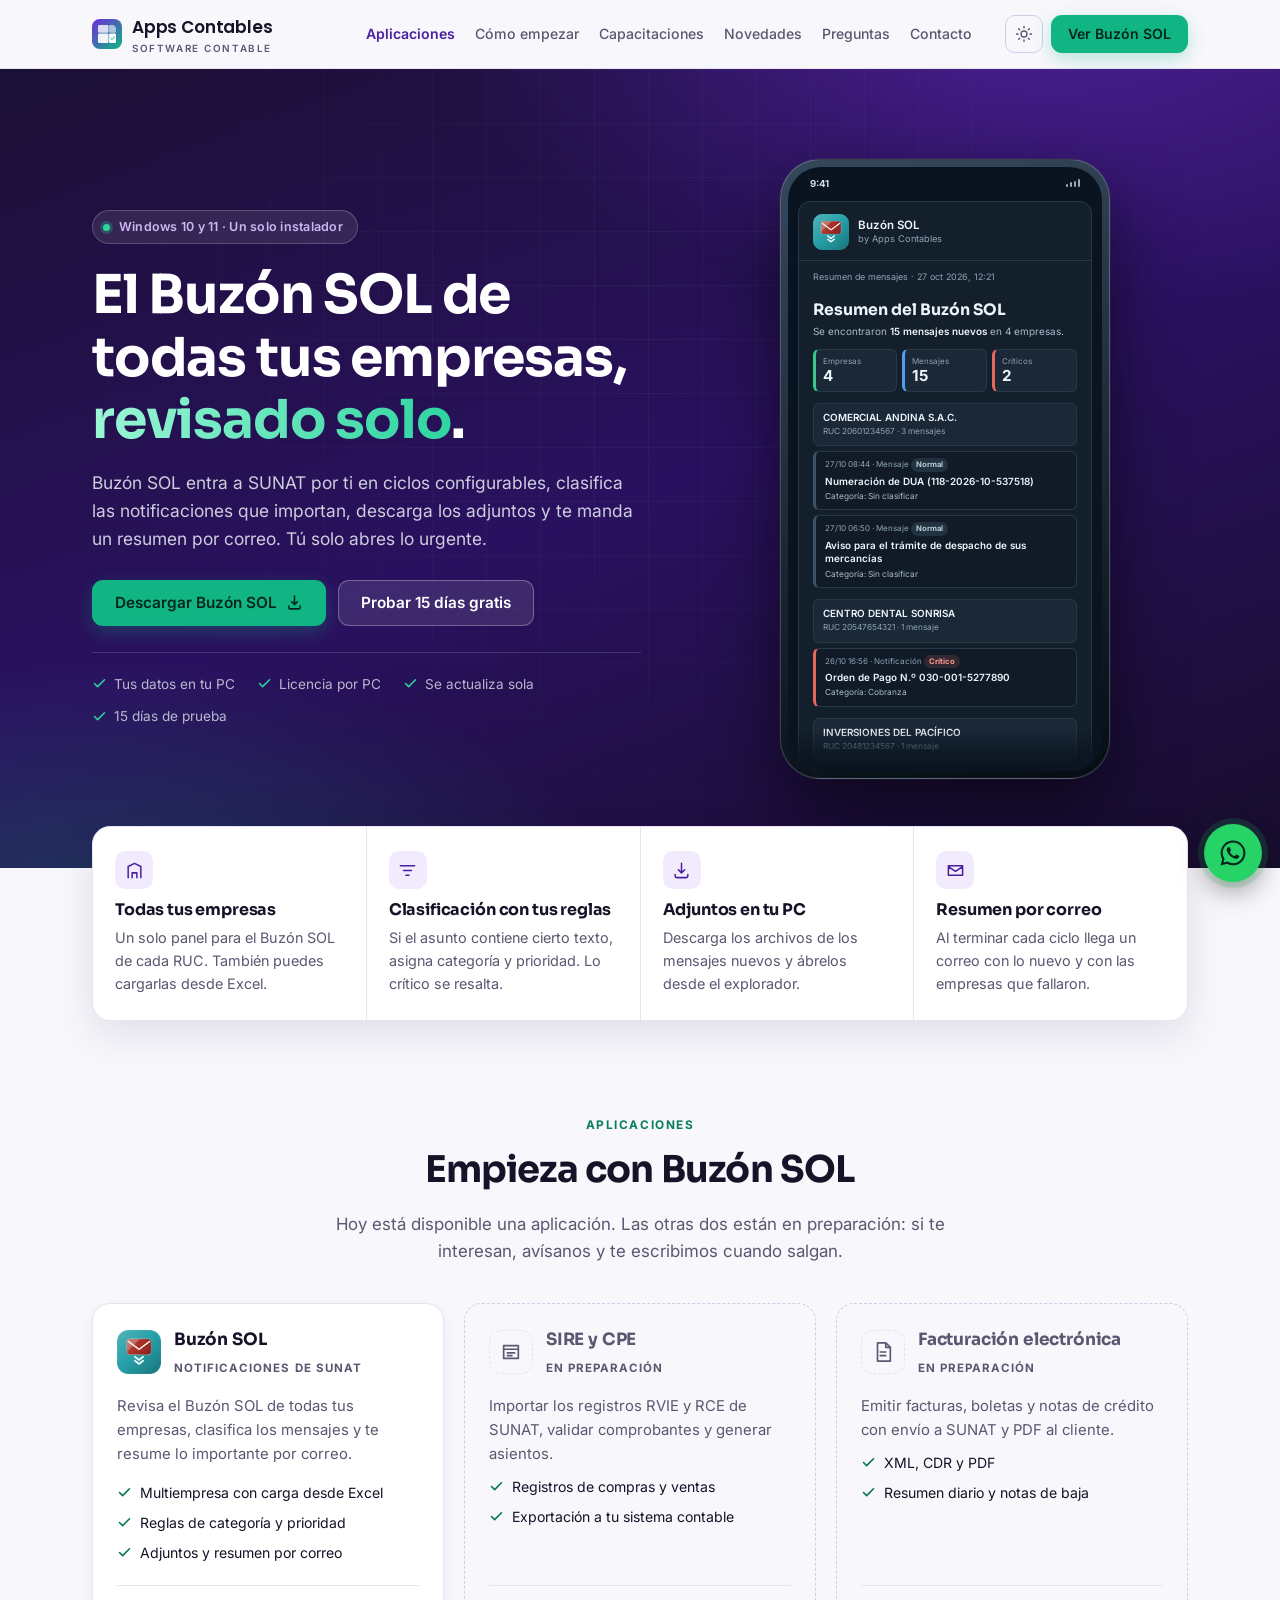
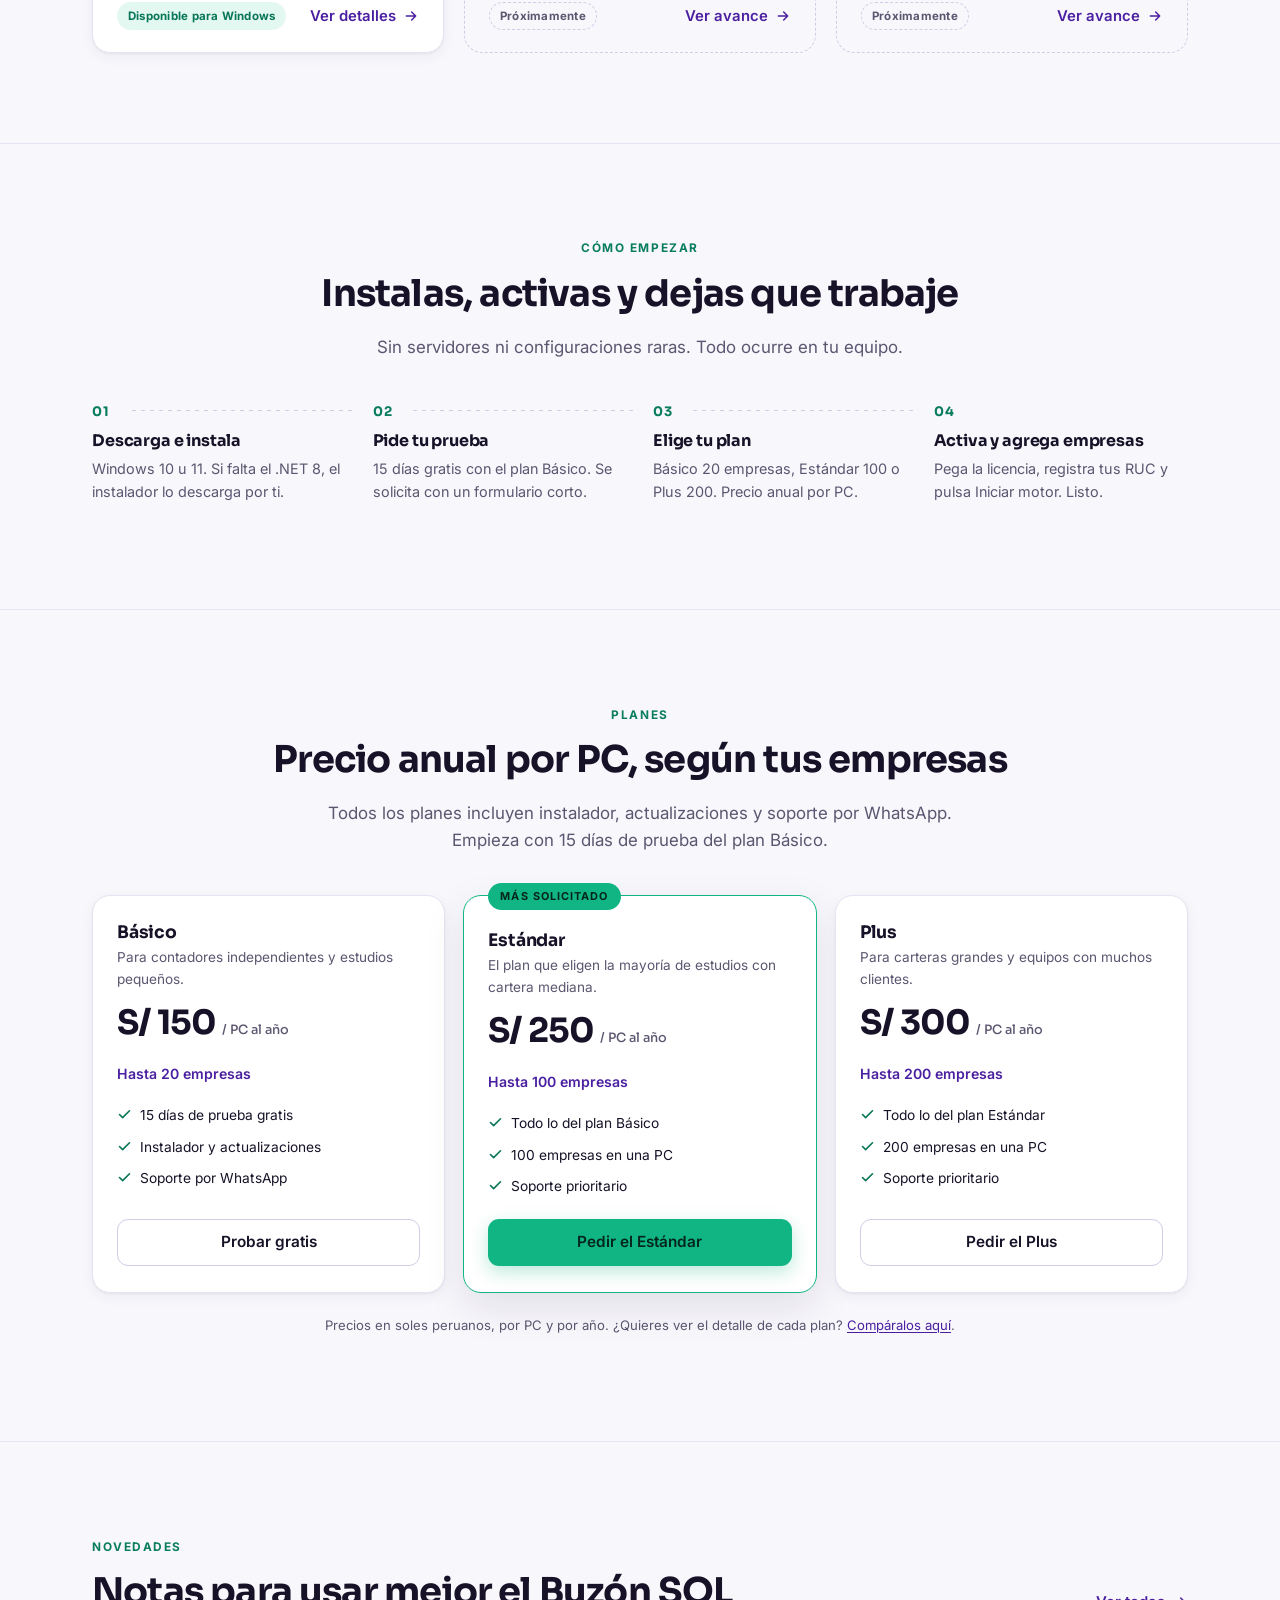
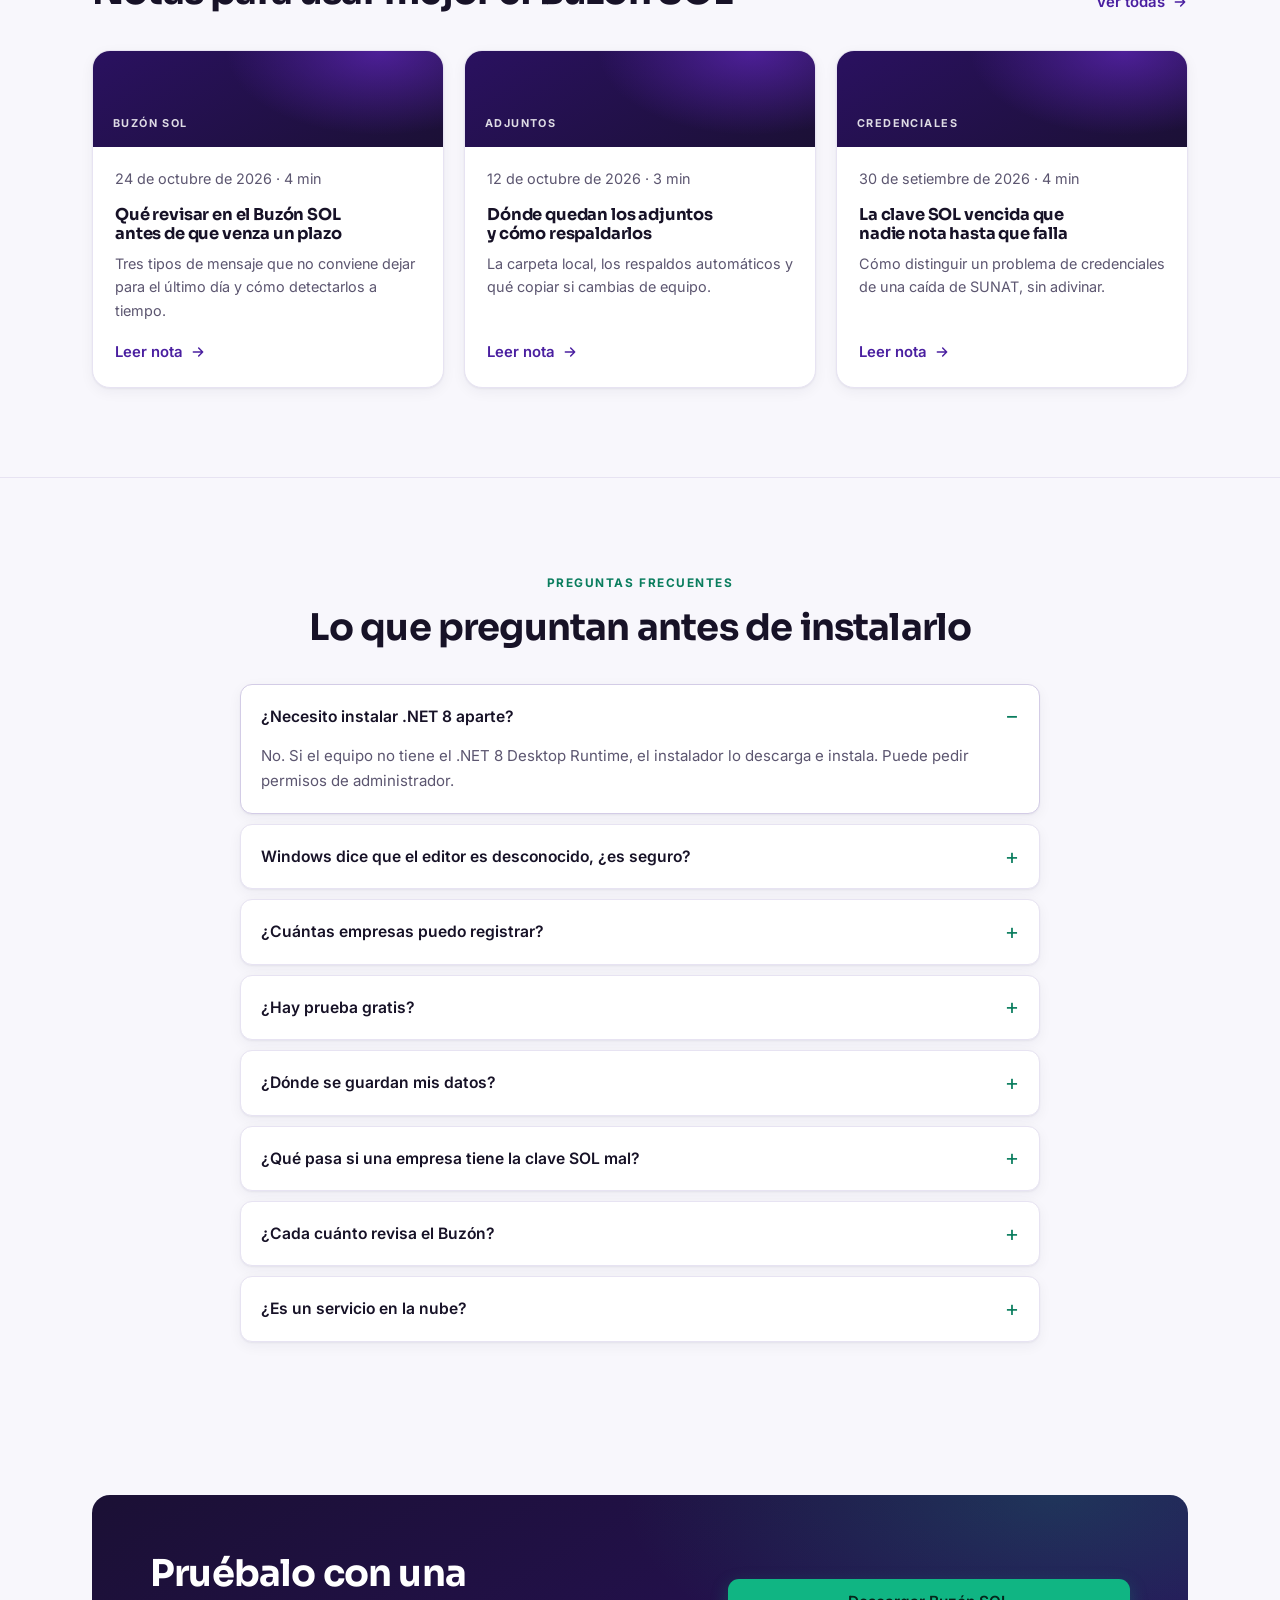
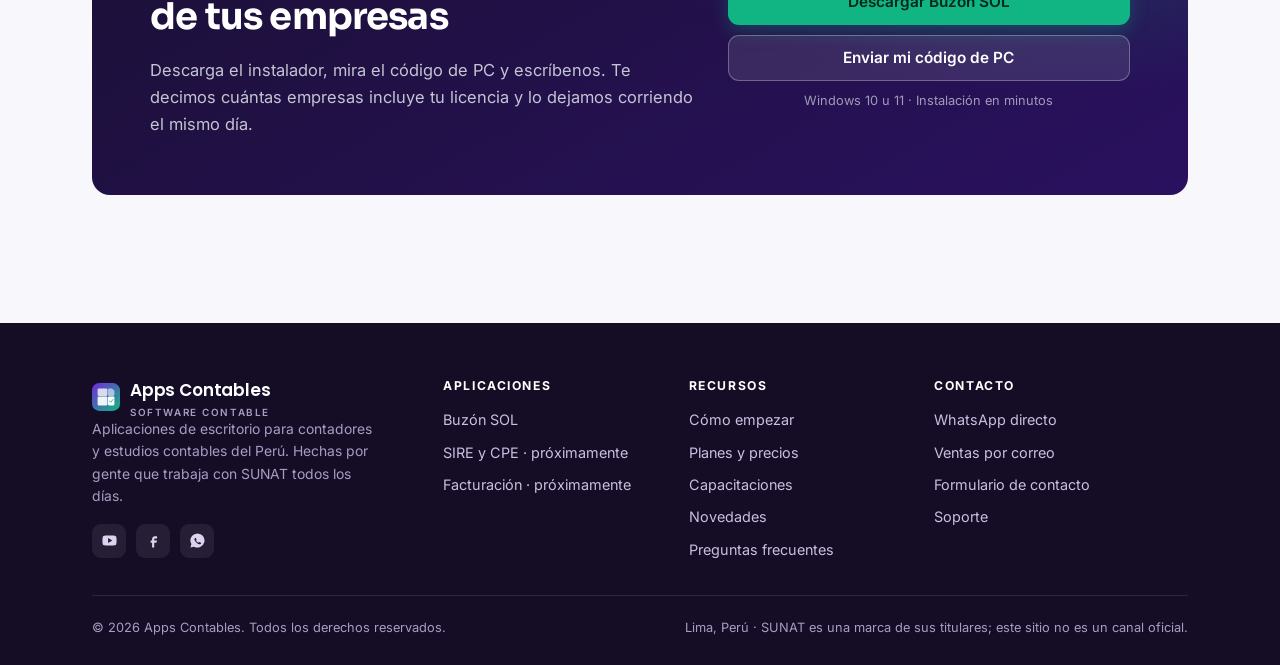
<file: index.html>
<!DOCTYPE html>
<html lang="es">
<head>
<meta charset="utf-8" />
<meta name="viewport" content="width=device-width, initial-scale=1" />
<title>Buzón SOL: revisa SUNAT de todas tus empresas</title>
<meta name="description" content="Buzón SOL revisa en ciclos configurables las notificaciones de SUNAT de todas tus empresas, clasifica lo importante, descarga los adjuntos y te envía un resumen por correo. Prueba 15 días gratis." />
<link rel="canonical" href="https://appscontables.com/" />
<meta name="theme-color" content="#1b1035" />
<meta property="og:type" content="website" />
<meta property="og:locale" content="es_PE" />
<meta property="og:title" content="Buzón SOL · Apps Contables" />
<meta property="og:description" content="El Buzón SOL de todas tus empresas, revisado solo. Clasificación, adjuntos y resumen por correo." />
<meta property="og:url" content="https://appscontables.com/" />

<meta property="og:image" content="https://appscontables.com/logo-apps-contables/og-image.png" />

<meta property="og:image:width" content="1200" />

<meta property="og:image:height" content="630" />

<meta property="og:image:alt" content="Apps Contables · Buzón SOL" />
<meta name="twitter:card" content="summary_large_image" />

<link rel="icon" href="logo-apps-contables/favicon.svg" type="image/svg+xml" />
<link rel="icon" href="logo-apps-contables/favicon-32.png" sizes="32x32" type="image/png" />
<link rel="apple-touch-icon" href="logo-apps-contables/icono-180.png" />
<link rel="preconnect" href="https://fonts.googleapis.com" />
<link rel="preconnect" href="https://fonts.gstatic.com" crossorigin />
<link href="https://fonts.googleapis.com/css2?family=Inter:wght@400;500;600;700&family=Poppins:wght@600&family=Sora:wght@600;700;800&display=swap" rel="stylesheet" />
<link rel="stylesheet" href="assets/css/estilos.css" />
<script>
  try {
    var t = localStorage.getItem("cp_tema");
    if (t === "dark" || (!t && window.matchMedia("(prefers-color-scheme: dark)").matches)) {
      document.documentElement.setAttribute("data-theme", "dark");
    }
  } catch (e) {}
</script>

<script type="application/ld+json">
{
  "@context": "https://schema.org",
  "@type": "Organization",
  "name": "Apps Contables",
  "url": "https://appscontables.com/",
  "email": "appscontablesperu@gmail.com",
  "description": "Aplicaciones de escritorio para contadores del Perú. Buzón SOL revisa las notificaciones de SUNAT de varias empresas.",
  "areaServed": "PE",
  "contactPoint": {
    "@type": "ContactPoint",
    "contactType": "ventas",
    "email": "appscontablesperu@gmail.com",
    "availableLanguage": "es"
  }
}
</script>
<script type="application/ld+json">
{
  "@context": "https://schema.org",
  "@type": "SoftwareApplication",
  "name": "Buzón SOL",
  "applicationCategory": "BusinessApplication",
  "operatingSystem": "Windows 10, Windows 11",
  "description": "Revisa el Buzón SOL de SUNAT de varias empresas, clasifica los mensajes, descarga los adjuntos y envía un resumen por correo.",
  "offers": [
    {
      "@type": "Offer",
      "name": "Plan Básico",
      "description": "Licencia anual por PC con hasta 20 empresas.",
      "price": "150",
      "priceCurrency": "PEN",
      "availability": "https://schema.org/InStock",
      "url": "https://appscontables.com/buzon-sol.html#planes"
    },
    {
      "@type": "Offer",
      "name": "Plan Estándar",
      "description": "Licencia anual por PC con hasta 100 empresas.",
      "price": "250",
      "priceCurrency": "PEN",
      "availability": "https://schema.org/InStock",
      "url": "https://appscontables.com/buzon-sol.html#planes"
    },
    {
      "@type": "Offer",
      "name": "Plan Plus",
      "description": "Licencia anual por PC con hasta 200 empresas.",
      "price": "300",
      "priceCurrency": "PEN",
      "availability": "https://schema.org/InStock",
      "url": "https://appscontables.com/buzon-sol.html#planes"
    }
  ],
  "publisher": { "@type": "Organization", "name": "Apps Contables" }
}
</script>
<script type="application/ld+json">
{
  "@context": "https://schema.org",
  "@type": "FAQPage",
  "mainEntity": [
    {
      "@type": "Question",
      "name": "¿Necesito instalar .NET 8 aparte?",
      "acceptedAnswer": {
        "@type": "Answer",
        "text": "No. Si el equipo no tiene el .NET 8 Desktop Runtime, el instalador lo descarga e instala. Puede pedir permisos de administrador."
      }
    },
    {
      "@type": "Question",
      "name": "Windows dice que el editor es desconocido, ¿es seguro?",
      "acceptedAnswer": {
        "@type": "Answer",
        "text": "Es normal: el instalador no está firmado con un certificado de una entidad pública. Puedes continuar con Más información y Ejecutar de todas formas."
      }
    },
    {
      "@type": "Question",
      "name": "¿Cuántas empresas puedo registrar?",
      "acceptedAnswer": {
        "@type": "Answer",
        "text": "Depende de tu plan: Básico 20, Estándar 100 y Plus 200. La página Llave muestra las empresas permitidas de tu licencia; si llegaste al máximo, puedes eliminar una o solicitar el cambio de plan."
      }
    },
    {
      "@type": "Question",
      "name": "¿Hay prueba gratis?",
      "acceptedAnswer": {
        "@type": "Answer",
        "text": "Sí, 15 días con el plan Básico (20 empresas). Se solicita con un formulario y se envía al correo que indiques."
      }
    },
    {
      "@type": "Question",
      "name": "¿Dónde se guardan mis datos?",
      "acceptedAnswer": {
        "@type": "Answer",
        "text": "En tu equipo, dentro de la carpeta del usuario: base de datos, adjuntos, respaldos y registros. No se suben a un servidor nuestro."
      }
    },
    {
      "@type": "Question",
      "name": "¿Qué pasa si una empresa tiene la clave SOL incorrecta?",
      "acceptedAnswer": {
        "@type": "Answer",
        "text": "La empresa queda marcada como requiere atención, el detalle aparece en Historial y el correo de resumen incluye las empresas que no se pudieron consultar y su causa."
      }
    },
    {
      "@type": "Question",
      "name": "¿Se renueva sola la licencia?",
      "acceptedAnswer": {
        "@type": "Answer",
        "text": "No. Cuando quedan cuatro días o menos, el aplicativo muestra el aviso de renovación una vez al día. Al llegar a cero se bloquea y solo deja la página Llave."
      }
    }
  ]
}
</script>
</head>
<body>
<a class="skip" href="#main">Saltar al contenido</a>

<header class="topbar">
  <div class="contenedor topbar__in">
    <a class="logo" href="index.html">
      <img class="logo__icono" src="logo-apps-contables/icono-marca.svg" width="30" height="30" alt="" />
      <span>
        <span class="logo__marca">Apps Contables</span>
        <span class="logo__sub">Software contable</span>
      </span>
    </a>

    <nav class="nav" id="nav-principal" aria-label="Navegación principal">
      <a href="index.html#apps" aria-current="page">Aplicaciones</a>
      <a href="index.html#como-empezar">Cómo empezar</a>
      <a href="buzon-sol.html#capacitaciones">Capacitaciones</a>
      <a href="novedades.html">Novedades</a>
      <a href="index.html#faq">Preguntas</a>
      <a href="contacto.html">Contacto</a>
    </nav>

    <div class="topbar__acciones">
      <button class="btn-tema" type="button" aria-label="Cambiar de tema">
        <svg class="ico-sol" width="18" height="18" viewBox="0 0 24 24" fill="none" stroke="currentColor" stroke-width="1.8" stroke-linecap="round" aria-hidden="true">
          <circle cx="12" cy="12" r="4" /><path d="M12 2v2M12 20v2M4.9 4.9l1.4 1.4M17.7 17.7l1.4 1.4M2 12h2M20 12h2M4.9 19.1l1.4-1.4M17.7 6.3l1.4-1.4" />
        </svg>
        <svg class="ico-luna" width="18" height="18" viewBox="0 0 24 24" fill="none" stroke="currentColor" stroke-width="1.8" stroke-linecap="round" aria-hidden="true">
          <path d="M21 12.8A8.5 8.5 0 1 1 11.2 3a7 7 0 0 0 9.8 9.8Z" />
        </svg>
      </button>
      <a class="btn btn--primary btn--sm" href="buzon-sol.html">Ver Buzón SOL</a>
      <button class="btn-menu" type="button" aria-expanded="false" aria-controls="nav-principal" aria-label="Abrir menú">
        <svg width="20" height="20" viewBox="0 0 24 24" fill="none" stroke="currentColor" stroke-width="2" stroke-linecap="round" aria-hidden="true">
          <path d="M4 7h16M4 12h16M4 17h16" />
        </svg>
      </button>
    </div>
  </div>
</header>

<main id="main">

  <!-- ============================================================ HERO -->
  <section class="hero">
    <div class="contenedor hero__in">
      <div>
        <p class="etiqueta-hero"><b></b> Windows 10 y 11 · Un solo instalador</p>
        <h1>El Buzón SOL de todas tus empresas, <em>revisado solo</em>.</h1>
        <p class="hero__texto">
          Buzón SOL entra a SUNAT por ti en ciclos configurables, clasifica las notificaciones
          que importan, descarga los adjuntos y te manda un resumen por correo.
          Tú solo abres lo urgente.
        </p>
        <div class="hero__acciones">
          <a class="btn btn--primary" href="#" data-descarga>
            Descargar Buzón SOL
            <svg width="17" height="17" viewBox="0 0 24 24" fill="none" stroke="currentColor" stroke-width="2.2" stroke-linecap="round" stroke-linejoin="round" aria-hidden="true"><path d="M12 3v12M8 11l4 4 4-4M4 17v2a2 2 0 0 0 2 2h12a2 2 0 0 0 2-2v-2" /></svg>
          </a>
          <a class="btn btn--light" href="prueba.html">Probar 15 días gratis</a>
        </div>
        <div class="hero__sellos">
          <span><svg width="15" height="15" viewBox="0 0 24 24" fill="none" stroke="currentColor" stroke-width="2.4" stroke-linecap="round" stroke-linejoin="round" aria-hidden="true"><path d="M20 6 9 17l-5-5" /></svg> Tus datos en tu PC</span>
          <span><svg width="15" height="15" viewBox="0 0 24 24" fill="none" stroke="currentColor" stroke-width="2.4" stroke-linecap="round" stroke-linejoin="round" aria-hidden="true"><path d="M20 6 9 17l-5-5" /></svg> Licencia por PC</span>
          <span><svg width="15" height="15" viewBox="0 0 24 24" fill="none" stroke="currentColor" stroke-width="2.4" stroke-linecap="round" stroke-linejoin="round" aria-hidden="true"><path d="M20 6 9 17l-5-5" /></svg> Se actualiza sola</span>
          <span><svg width="15" height="15" viewBox="0 0 24 24" fill="none" stroke="currentColor" stroke-width="2.4" stroke-linecap="round" stroke-linejoin="round" aria-hidden="true"><path d="M20 6 9 17l-5-5" /></svg> 15 días de prueba</span>
        </div>
      </div>

      <div class="movil" aria-hidden="true">
        <div class="movil__pantalla">
          <div class="movil__barra"><span>9:41</span><span><i></i><i></i><i></i><i></i></span></div>

          <div class="correo">
            <div class="correo__cab">
              <img class="correo__logo" src="assets/img/buzon-sol-icono-128.png" srcset="assets/img/buzon-sol-icono-128.png 1x, assets/img/buzon-sol-icono-256.png 2x" width="36" height="36" alt="" />
              <div class="correo__marca">
                <strong>Buzón SOL</strong>
                <span>by Apps Contables</span>
              </div>
            </div>

            <p class="correo__fecha">Resumen de mensajes · 27 oct 2026, 12:21</p>

            <div class="correo__cuerpo">
              <p class="correo__titulo">Resumen del Buzón SOL</p>
              <p class="correo__intro">Se encontraron <strong>15 mensajes nuevos</strong> en 4 empresas.</p>

              <div class="correo__kpis">
                <div class="correo__kpi correo__kpi--ok"><span>Empresas</span><b>4</b></div>
                <div class="correo__kpi correo__kpi--info"><span>Mensajes</span><b>15</b></div>
                <div class="correo__kpi correo__kpi--alerta"><span>Críticos</span><b>2</b></div>
              </div>

              <div class="correo__empresa">
                <strong>COMERCIAL ANDINA S.A.C.</strong>
                <span>RUC 20601234567 · 3 mensajes</span>
              </div>
              <div class="correo__msg">
                <p class="correo__meta">27/10 08:44 · Mensaje <i class="correo__chip">Normal</i></p>
                <p class="correo__asunto">Numeración de DUA (118-2026-10-537518)</p>
                <p class="correo__cat">Categoría: Sin clasificar</p>
              </div>
              <div class="correo__msg">
                <p class="correo__meta">27/10 06:50 · Mensaje <i class="correo__chip">Normal</i></p>
                <p class="correo__asunto">Aviso para el trámite de despacho de sus mercancías</p>
                <p class="correo__cat">Categoría: Sin clasificar</p>
              </div>

              <div class="correo__empresa">
                <strong>CENTRO DENTAL SONRISA</strong>
                <span>RUC 20547654321 · 1 mensaje</span>
              </div>
              <div class="correo__msg correo__msg--critico">
                <p class="correo__meta">26/10 16:56 · Notificación <i class="correo__chip">Crítico</i></p>
                <p class="correo__asunto">Orden de Pago N.º 030-001-5277890</p>
                <p class="correo__cat">Categoría: Cobranza</p>
              </div>

              <div class="correo__empresa">
                <strong>INVERSIONES DEL PACÍFICO</strong>
                <span>RUC 20481234567 · 1 mensaje</span>
              </div>
              <div class="correo__msg">
                <p class="correo__meta">25/10 03:30 · Mensaje <i class="correo__chip">Normal</i></p>
                <p class="correo__asunto">Reporte resumen de comprobantes</p>
                <p class="correo__cat">Categoría: Comprobantes</p>
              </div>
            </div>

            <p class="correo__pie">Se adjunta el reporte en Excel con el detalle.<br />Correo generado automáticamente.</p>
          </div>
        </div>
      </div>
    </div>
  </section>

  <!-- ============================================================ BENEFICIOS -->
  <section class="contenedor">
    <h2 class="sr-only">Ventajas de Buzón SOL</h2>
    <div class="beneficios">
      <div class="beneficio">
        <div class="beneficio__icono">
          <svg width="19" height="19" viewBox="0 0 24 24" fill="none" stroke="currentColor" stroke-width="1.9" stroke-linecap="round" stroke-linejoin="round" aria-hidden="true"><path d="M4 21V7l8-4 8 4v14M9 21v-6h6v6" /></svg>
        </div>
        <h3>Todas tus empresas</h3>
        <p>Un solo panel para el Buzón SOL de cada RUC. También puedes cargarlas desde Excel.</p>
      </div>
      <div class="beneficio">
        <div class="beneficio__icono">
          <svg width="19" height="19" viewBox="0 0 24 24" fill="none" stroke="currentColor" stroke-width="1.9" stroke-linecap="round" stroke-linejoin="round" aria-hidden="true"><path d="M3 6h18M7 12h10M10 18h4" /></svg>
        </div>
        <h3>Clasificación con tus reglas</h3>
        <p>Si el asunto contiene cierto texto, asigna categoría y prioridad. Lo crítico se resalta.</p>
      </div>
      <div class="beneficio">
        <div class="beneficio__icono">
          <svg width="19" height="19" viewBox="0 0 24 24" fill="none" stroke="currentColor" stroke-width="1.9" stroke-linecap="round" stroke-linejoin="round" aria-hidden="true"><path d="M12 3v12M8 11l4 4 4-4M4 17v2a2 2 0 0 0 2 2h12a2 2 0 0 0 2-2v-2" /></svg>
        </div>
        <h3>Adjuntos en tu PC</h3>
        <p>Descarga los archivos de los mensajes nuevos y ábrelos desde el explorador.</p>
      </div>
      <div class="beneficio">
        <div class="beneficio__icono">
          <svg width="19" height="19" viewBox="0 0 24 24" fill="none" stroke="currentColor" stroke-width="1.9" stroke-linecap="round" stroke-linejoin="round" aria-hidden="true"><path d="M3 6h18v12H3zM3 7l9 6 9-6" /></svg>
        </div>
        <h3>Resumen por correo</h3>
        <p>Al terminar cada ciclo llega un correo con lo nuevo y con las empresas que fallaron.</p>
      </div>
    </div>
  </section>

  <!-- ============================================================ APLICACIONES -->
  <section class="seccion" id="apps">
    <div class="contenedor">
      <div class="centrado">
        <p class="kicker">Aplicaciones</p>
        <h2>Empieza con Buzón SOL</h2>
        <p class="entradilla">
          Hoy está disponible una aplicación. Las otras dos están en preparación:
          si te interesan, avísanos y te escribimos cuando salgan.
        </p>
      </div>

      <div class="rejilla-apps">

        <article class="tarjeta-app">
          <div class="tarjeta-app__top">
            <div class="tarjeta-app__icono tarjeta-app__icono--logo">
              <img src="assets/img/buzon-sol-icono-128.png" srcset="assets/img/buzon-sol-icono-128.png 1x, assets/img/buzon-sol-icono-256.png 2x" width="44" height="44" alt="" />
            </div>
            <div>
              <h3>Buzón SOL</h3>
              <span class="tarjeta-app__tipo">Notificaciones de SUNAT</span>
            </div>
          </div>
          <p>Revisa el Buzón SOL de todas tus empresas, clasifica los mensajes y te resume lo importante por correo.</p>
          <ul>
            <li><svg width="15" height="15" viewBox="0 0 24 24" fill="none" stroke="currentColor" stroke-width="2.6" stroke-linecap="round" stroke-linejoin="round"><path d="M20 6 9 17l-5-5" /></svg> Multiempresa con carga desde Excel</li>
            <li><svg width="15" height="15" viewBox="0 0 24 24" fill="none" stroke="currentColor" stroke-width="2.6" stroke-linecap="round" stroke-linejoin="round"><path d="M20 6 9 17l-5-5" /></svg> Reglas de categoría y prioridad</li>
            <li><svg width="15" height="15" viewBox="0 0 24 24" fill="none" stroke="currentColor" stroke-width="2.6" stroke-linecap="round" stroke-linejoin="round"><path d="M20 6 9 17l-5-5" /></svg> Adjuntos y resumen por correo</li>
          </ul>
          <div class="tarjeta-app__pie">
            <span class="insignia">Disponible para Windows</span>
            <a class="enlace-flecha" href="buzon-sol.html">Ver detalles
              <svg width="16" height="16" viewBox="0 0 24 24" fill="none" stroke="currentColor" stroke-width="2.2" stroke-linecap="round" stroke-linejoin="round" aria-hidden="true"><path d="M5 12h14M13 6l6 6-6 6" /></svg>
            </a>
          </div>
        </article>

        <article class="tarjeta-app tarjeta-app--proxima">
          <div class="tarjeta-app__top">
            <div class="tarjeta-app__icono">
              <svg width="22" height="22" viewBox="0 0 24 24" fill="none" stroke="currentColor" stroke-width="1.8" stroke-linecap="round" stroke-linejoin="round" aria-hidden="true"><path d="M4 5h16v14H4z" /><path d="M4 9h16M8 13h8M8 16h5" /></svg>
            </div>
            <div>
              <h3>SIRE y CPE</h3>
              <span class="tarjeta-app__tipo">En preparación</span>
            </div>
          </div>
          <p>Importar los registros RVIE y RCE de SUNAT, validar comprobantes y generar asientos.</p>
          <ul>
            <li><svg width="15" height="15" viewBox="0 0 24 24" fill="none" stroke="currentColor" stroke-width="2.6" stroke-linecap="round" stroke-linejoin="round"><path d="M20 6 9 17l-5-5" /></svg> Registros de compras y ventas</li>
            <li><svg width="15" height="15" viewBox="0 0 24 24" fill="none" stroke="currentColor" stroke-width="2.6" stroke-linecap="round" stroke-linejoin="round"><path d="M20 6 9 17l-5-5" /></svg> Exportación a tu sistema contable</li>
          </ul>
          <div class="tarjeta-app__pie">
            <span class="insignia insignia--proxima">Próximamente</span>
            <a class="enlace-flecha" href="sire-cpe.html">Ver avance
              <svg width="16" height="16" viewBox="0 0 24 24" fill="none" stroke="currentColor" stroke-width="2.2" stroke-linecap="round" stroke-linejoin="round" aria-hidden="true"><path d="M5 12h14M13 6l6 6-6 6" /></svg>
            </a>
          </div>
        </article>

        <article class="tarjeta-app tarjeta-app--proxima">
          <div class="tarjeta-app__top">
            <div class="tarjeta-app__icono">
              <svg width="22" height="22" viewBox="0 0 24 24" fill="none" stroke="currentColor" stroke-width="1.8" stroke-linecap="round" stroke-linejoin="round" aria-hidden="true"><path d="M6 2h9l5 5v15H6z" /><path d="M15 2v5h5M9 12h6M9 16h6" /></svg>
            </div>
            <div>
              <h3>Facturación electrónica</h3>
              <span class="tarjeta-app__tipo">En preparación</span>
            </div>
          </div>
          <p>Emitir facturas, boletas y notas de crédito con envío a SUNAT y PDF al cliente.</p>
          <ul>
            <li><svg width="15" height="15" viewBox="0 0 24 24" fill="none" stroke="currentColor" stroke-width="2.6" stroke-linecap="round" stroke-linejoin="round"><path d="M20 6 9 17l-5-5" /></svg> XML, CDR y PDF</li>
            <li><svg width="15" height="15" viewBox="0 0 24 24" fill="none" stroke="currentColor" stroke-width="2.6" stroke-linecap="round" stroke-linejoin="round"><path d="M20 6 9 17l-5-5" /></svg> Resumen diario y notas de baja</li>
          </ul>
          <div class="tarjeta-app__pie">
            <span class="insignia insignia--proxima">Próximamente</span>
            <a class="enlace-flecha" href="facturacion-electronica.html">Ver avance
              <svg width="16" height="16" viewBox="0 0 24 24" fill="none" stroke="currentColor" stroke-width="2.2" stroke-linecap="round" stroke-linejoin="round" aria-hidden="true"><path d="M5 12h14M13 6l6 6-6 6" /></svg>
            </a>
          </div>
        </article>

      </div>
    </div>
  </section>

  <!-- ============================================================ COMO EMPEZAR -->
  <section class="seccion seccion--linea" id="como-empezar">
    <div class="contenedor">
      <div class="centrado">
        <p class="kicker">Cómo empezar</p>
        <h2>Instalas, activas y dejas que trabaje</h2>
        <p class="entradilla">Sin servidores ni configuraciones raras. Todo ocurre en tu equipo.</p>
      </div>

      <ol class="pasos">
        <li class="paso">
          <h3>Descarga e instala</h3>
          <p>Windows 10 u 11. Si falta el .NET 8, el instalador lo descarga por ti.</p>
        </li>
        <li class="paso">
          <h3>Pide tu prueba</h3>
          <p>15 días gratis con el plan Básico. Se solicita con un formulario corto.</p>
        </li>
        <li class="paso">
          <h3>Elige tu plan</h3>
          <p>Básico 20 empresas, Estándar 100 o Plus 200. Precio anual por PC.</p>
        </li>
        <li class="paso">
          <h3>Activa y agrega empresas</h3>
          <p>Pega la licencia, registra tus RUC y pulsa Iniciar motor. Listo.</p>
        </li>
      </ol>
    </div>
  </section>

  <!-- ============================================================ PLANES -->
  <section class="seccion seccion--linea" id="planes">
    <div class="contenedor">
      <div class="centrado">
        <p class="kicker">Planes</p>
        <h2>Precio anual por PC, según tus empresas</h2>
        <p class="entradilla">
          Todos los planes incluyen instalador, actualizaciones y soporte por WhatsApp.
          Empieza con 15 días de prueba del plan Básico.
        </p>
      </div>

      <div class="rejilla-planes">

        <article class="plan">
          <h3 class="plan__nombre">Básico</h3>
          <p class="plan__para">Para contadores independientes y estudios pequeños.</p>
          <p class="plan__precio">S/ 150 <span>/ PC al año</span></p>
          <p class="plan__empresas">Hasta 20 empresas</p>
          <ul>
            <li><svg width="15" height="15" viewBox="0 0 24 24" fill="none" stroke="currentColor" stroke-width="2.6" stroke-linecap="round" stroke-linejoin="round"><path d="M20 6 9 17l-5-5" /></svg> 15 días de prueba gratis</li>
            <li><svg width="15" height="15" viewBox="0 0 24 24" fill="none" stroke="currentColor" stroke-width="2.6" stroke-linecap="round" stroke-linejoin="round"><path d="M20 6 9 17l-5-5" /></svg> Instalador y actualizaciones</li>
            <li><svg width="15" height="15" viewBox="0 0 24 24" fill="none" stroke="currentColor" stroke-width="2.6" stroke-linecap="round" stroke-linejoin="round"><path d="M20 6 9 17l-5-5" /></svg> Soporte por WhatsApp</li>
          </ul>
          <a class="btn btn--ghost btn--bloque" href="prueba.html">Probar gratis</a>
        </article>

        <article class="plan plan--destacado">
          <span class="plan__cinta">Más solicitado</span>
          <h3 class="plan__nombre">Estándar</h3>
          <p class="plan__para">El plan que eligen la mayoría de estudios con cartera mediana.</p>
          <p class="plan__precio">S/ 250 <span>/ PC al año</span></p>
          <p class="plan__empresas">Hasta 100 empresas</p>
          <ul>
            <li><svg width="15" height="15" viewBox="0 0 24 24" fill="none" stroke="currentColor" stroke-width="2.6" stroke-linecap="round" stroke-linejoin="round"><path d="M20 6 9 17l-5-5" /></svg> Todo lo del plan Básico</li>
            <li><svg width="15" height="15" viewBox="0 0 24 24" fill="none" stroke="currentColor" stroke-width="2.6" stroke-linecap="round" stroke-linejoin="round"><path d="M20 6 9 17l-5-5" /></svg> 100 empresas en una PC</li>
            <li><svg width="15" height="15" viewBox="0 0 24 24" fill="none" stroke="currentColor" stroke-width="2.6" stroke-linecap="round" stroke-linejoin="round"><path d="M20 6 9 17l-5-5" /></svg> Soporte prioritario</li>
          </ul>
          <a class="btn btn--primary btn--bloque" href="#" data-wa="Hola, quiero el plan Estándar de Buzón SOL (S/ 250, hasta 100 empresas).">Pedir el Estándar</a>
        </article>

        <article class="plan">
          <h3 class="plan__nombre">Plus</h3>
          <p class="plan__para">Para carteras grandes y equipos con muchos clientes.</p>
          <p class="plan__precio">S/ 300 <span>/ PC al año</span></p>
          <p class="plan__empresas">Hasta 200 empresas</p>
          <ul>
            <li><svg width="15" height="15" viewBox="0 0 24 24" fill="none" stroke="currentColor" stroke-width="2.6" stroke-linecap="round" stroke-linejoin="round"><path d="M20 6 9 17l-5-5" /></svg> Todo lo del plan Estándar</li>
            <li><svg width="15" height="15" viewBox="0 0 24 24" fill="none" stroke="currentColor" stroke-width="2.6" stroke-linecap="round" stroke-linejoin="round"><path d="M20 6 9 17l-5-5" /></svg> 200 empresas en una PC</li>
            <li><svg width="15" height="15" viewBox="0 0 24 24" fill="none" stroke="currentColor" stroke-width="2.6" stroke-linecap="round" stroke-linejoin="round"><path d="M20 6 9 17l-5-5" /></svg> Soporte prioritario</li>
          </ul>
          <a class="btn btn--ghost btn--bloque" href="#" data-wa="Hola, quiero el plan Plus de Buzón SOL (S/ 300, hasta 200 empresas).">Pedir el Plus</a>
        </article>

      </div>

      <p class="centrado" style="font-size:.82rem;color:var(--mut);margin-top:22px">
        Precios en soles peruanos, por PC y por año. ¿Quieres ver el detalle de cada plan?
        <a href="buzon-sol.html#planes">Compáralos aquí</a>.
      </p>
    </div>
  </section>

  <!-- ============================================================ NOVEDADES -->
  <section class="seccion seccion--linea" id="novedades">
    <div class="contenedor">
      <div style="display:flex;flex-wrap:wrap;align-items:end;justify-content:space-between;gap:16px">
        <div>
          <p class="kicker">Novedades</p>
          <h2 style="margin-bottom:0">Notas para usar mejor el Buzón SOL</h2>
        </div>
        <a class="enlace-flecha" href="novedades.html">Ver todas
          <svg width="16" height="16" viewBox="0 0 24 24" fill="none" stroke="currentColor" stroke-width="2.2" stroke-linecap="round" stroke-linejoin="round" aria-hidden="true"><path d="M5 12h14M13 6l6 6-6 6" /></svg>
        </a>
      </div>

      <div class="rejilla-notas">
        <article class="nota">
          <div class="nota__cinta" data-tema="Buzón SOL"></div>
          <div class="nota__cuerpo">
            <p class="nota__fecha"><time datetime="2026-10-24">24 de octubre de 2026</time> · 4 min</p>
            <h3><a href="novedad-revisar-buzon.html">Qué revisar en el Buzón SOL antes de que venza un plazo</a></h3>
            <p>Tres tipos de mensaje que no conviene dejar para el último día y cómo detectarlos a tiempo.</p>
            <div class="nota__pie">
              <a class="enlace-flecha" href="novedad-revisar-buzon.html">Leer nota
                <svg width="16" height="16" viewBox="0 0 24 24" fill="none" stroke="currentColor" stroke-width="2.2" stroke-linecap="round" stroke-linejoin="round" aria-hidden="true"><path d="M5 12h14M13 6l6 6-6 6" /></svg>
              </a>
            </div>
          </div>
        </article>

        <article class="nota">
          <div class="nota__cinta" data-tema="Adjuntos"></div>
          <div class="nota__cuerpo">
            <p class="nota__fecha"><time datetime="2026-10-12">12 de octubre de 2026</time> · 3 min</p>
            <h3><a href="novedad-adjuntos.html">Dónde quedan los adjuntos y cómo respaldarlos</a></h3>
            <p>La carpeta local, los respaldos automáticos y qué copiar si cambias de equipo.</p>
            <div class="nota__pie">
              <a class="enlace-flecha" href="novedad-adjuntos.html">Leer nota
                <svg width="16" height="16" viewBox="0 0 24 24" fill="none" stroke="currentColor" stroke-width="2.2" stroke-linecap="round" stroke-linejoin="round" aria-hidden="true"><path d="M5 12h14M13 6l6 6-6 6" /></svg>
              </a>
            </div>
          </div>
        </article>

        <article class="nota">
          <div class="nota__cinta" data-tema="Credenciales"></div>
          <div class="nota__cuerpo">
            <p class="nota__fecha"><time datetime="2026-09-30">30 de setiembre de 2026</time> · 4 min</p>
            <h3><a href="novedad-credenciales.html">La clave SOL vencida que nadie nota hasta que falla</a></h3>
            <p>Cómo distinguir un problema de credenciales de una caída de SUNAT, sin adivinar.</p>
            <div class="nota__pie">
              <a class="enlace-flecha" href="novedad-credenciales.html">Leer nota
                <svg width="16" height="16" viewBox="0 0 24 24" fill="none" stroke="currentColor" stroke-width="2.2" stroke-linecap="round" stroke-linejoin="round" aria-hidden="true"><path d="M5 12h14M13 6l6 6-6 6" /></svg>
              </a>
            </div>
          </div>
        </article>
      </div>
    </div>
  </section>

  <!-- ============================================================ FAQ -->
  <section class="seccion seccion--linea" id="faq">
    <div class="contenedor">
      <div class="centrado">
        <p class="kicker">Preguntas frecuentes</p>
        <h2>Lo que preguntan antes de instalarlo</h2>
      </div>

      <div class="faq">
        <details open>
          <summary>¿Necesito instalar .NET 8 aparte?</summary>
          <p>No. Si el equipo no tiene el .NET 8 Desktop Runtime, el instalador lo descarga e instala. Puede pedir permisos de administrador.</p>
        </details>
        <details>
          <summary>Windows dice que el editor es desconocido, ¿es seguro?</summary>
          <p>Es normal: el instalador no está firmado con un certificado de una entidad pública. Puedes continuar con <em>Más información → Ejecutar de todas formas</em>. Si prefieres, escríbenos y te acompañamos en la instalación.</p>
        </details>
        <details>
          <summary>¿Cuántas empresas puedo registrar?</summary>
          <p>Depende de tu plan: <strong>Básico 20</strong>, <strong>Estándar 100</strong> y <strong>Plus 200</strong>. La página Llave muestra las empresas permitidas de tu licencia; si llegaste al máximo, puedes eliminar una o pedirnos el cambio de plan.</p>
        </details>
        <details>
          <summary>¿Hay prueba gratis?</summary>
          <p>Sí: <strong>15 días</strong> con el plan Básico (20 empresas). Se solicita con un formulario y se envía al correo que indiques. No necesitas pagar para probarlo.</p>
        </details>
        <details>
          <summary>¿Dónde se guardan mis datos?</summary>
          <p>En tu equipo, en la carpeta del usuario: base de datos, adjuntos, respaldos y registros. No se suben a un servidor nuestro.</p>
        </details>
        <details>
          <summary>¿Qué pasa si una empresa tiene la clave SOL mal?</summary>
          <p>Queda marcada como <strong>requiere atención</strong>, el detalle aparece en Historial y el correo de resumen incluye las empresas que no se pudieron consultar y su causa.</p>
        </details>
        <details>
          <summary>¿Cada cuánto revisa el Buzón?</summary>
          <p>Los ciclos son configurables; por defecto, cada 4 horas. El intervalo se cambia en Configuración y también puedes forzar uno con <em>Ejecutar ahora</em>.</p>
        </details>
        <details>
          <summary>¿Es un servicio en la nube?</summary>
          <p>No: es una aplicación de escritorio. Solo usa internet para consultar SUNAT y enviar el correo de resumen.</p>
        </details>
      </div>
    </div>
  </section>

  <!-- ============================================================ CTA -->
  <section class="seccion seccion--ajustada">
    <div class="contenedor">
      <div class="bloque-oscuro">
        <div>
          <h2>Pruébalo con una de tus empresas</h2>
          <p>Descarga el instalador, mira el código de PC y escríbenos. Te decimos cuántas empresas incluye tu licencia y lo dejamos corriendo el mismo día.</p>
        </div>
        <div class="bloque-oscuro__acciones">
          <a class="btn btn--primary" href="#" data-descarga>Descargar Buzón SOL</a>
          <a class="btn btn--light" href="#" data-wa="Hola, quiero activar Buzón SOL. Este es mi código de PC: ">Enviar mi código de PC</a>
          <p class="bloque-oscuro__nota">Windows 10 u 11 · Instalación en minutos</p>
        </div>
      </div>
    </div>
  </section>

</main>

<footer class="pie">
  <div class="contenedor">
    <div class="pie__rejilla">
      <div class="pie__marca">
        <a class="logo" href="index.html">
          <img class="logo__icono" src="logo-apps-contables/icono-marca.svg" width="28" height="28" alt="" />
          <span>
            <span class="logo__marca">Apps Contables</span>
            <span class="logo__sub">Software contable</span>
          </span>
        </a>
        <p>Aplicaciones de escritorio para contadores y estudios contables del Perú. Hechas por gente que trabaja con SUNAT todos los días.</p>
        <div class="pie__redes">
          <a href="https://www.youtube.com/@AppsContables" target="_blank" rel="noopener" aria-label="YouTube"><svg width="17" height="17" viewBox="0 0 24 24" fill="currentColor" aria-hidden="true"><path d="M21.6 7.2a2.8 2.8 0 0 0-2-2C17.9 4.8 12 4.8 12 4.8s-5.9 0-7.6.4a2.8 2.8 0 0 0-2 2A29 29 0 0 0 2 12a29 29 0 0 0 .4 4.8 2.8 2.8 0 0 0 2 2c1.7.4 7.6.4 7.6.4s5.9 0 7.6-.4a2.8 2.8 0 0 0 2-2A29 29 0 0 0 22 12a29 29 0 0 0-.4-4.8ZM10 15.5v-7l6 3.5-6 3.5Z" /></svg></a>
          <a href="https://www.facebook.com/people/Apps-Contables/61596021934057/" target="_blank" rel="noopener" aria-label="Facebook"><svg width="17" height="17" viewBox="0 0 24 24" fill="currentColor" aria-hidden="true"><path d="M14 9h3V6h-3c-2.2 0-4 1.8-4 4v2H8v3h2v7h3v-7h3l1-3h-4v-2c0-.6.4-1 1-1Z" /></svg></a>
          <a href="#" data-wa="Hola, vengo desde la web." aria-label="WhatsApp"><svg width="17" height="17" viewBox="0 0 24 24" fill="currentColor" aria-hidden="true"><path d="M12 2a10 10 0 0 0-8.6 15.1L2 22l5-1.3A10 10 0 1 0 12 2Zm5.3 14.1c-.2.6-1.2 1.2-1.7 1.2-.5.1-1 .1-1.7-.1a10 10 0 0 1-2.8-1.6 11 11 0 0 1-3.1-3.8c-.4-.8-.5-1.5-.3-2 .1-.4.5-.8.7-1 .2-.2.4-.2.6-.2h.4c.2 0 .3 0 .5.4l.7 1.7c.1.2 0 .4-.1.5l-.4.5c-.1.2-.2.3 0 .6.2.4.8 1.3 1.4 1.8.7.6 1.3.8 1.5.9.2.1.4.1.5-.1l.6-.7c.1-.2.3-.2.5-.1l1.6.8c.2.1.4.2.4.3v.5Z" /></svg></a>
        </div>
      </div>

      <div>
        <h2 class="pie__titulo">Aplicaciones</h2>
        <ul>
          <li><a href="buzon-sol.html">Buzón SOL</a></li>
          <li><a href="sire-cpe.html">SIRE y CPE · próximamente</a></li>
          <li><a href="facturacion-electronica.html">Facturación · próximamente</a></li>
        </ul>
      </div>

      <div>
        <h2 class="pie__titulo">Recursos</h2>
        <ul>
          <li><a href="index.html#como-empezar">Cómo empezar</a></li>
          <li><a href="index.html#planes">Planes y precios</a></li>
          <li><a href="buzon-sol.html#capacitaciones">Capacitaciones</a></li>
          <li><a href="novedades.html">Novedades</a></li>
          <li><a href="index.html#faq">Preguntas frecuentes</a></li>
        </ul>
      </div>

      <div>
        <h2 class="pie__titulo">Contacto</h2>
        <ul>
          <li><a href="#" data-wa="Hola, quiero información sobre Buzón SOL.">WhatsApp directo</a></li>
          <li><a href="#" data-correo="Consulta desde la web">Ventas por correo</a></li>
          <li><a href="contacto.html">Formulario de contacto</a></li>
          <li><a href="contacto.html">Soporte</a></li>
        </ul>
      </div>
    </div>

    <div class="pie__legal">
      <span>© <span data-anio>2026</span> Apps Contables. Todos los derechos reservados.</span>
      <span>Lima, Perú · SUNAT es una marca de sus titulares; este sitio no es un canal oficial.</span>
    </div>
  </div>
</footer>

<script src="assets/js/sitio.js"></script>
</body>
</html>
</file>
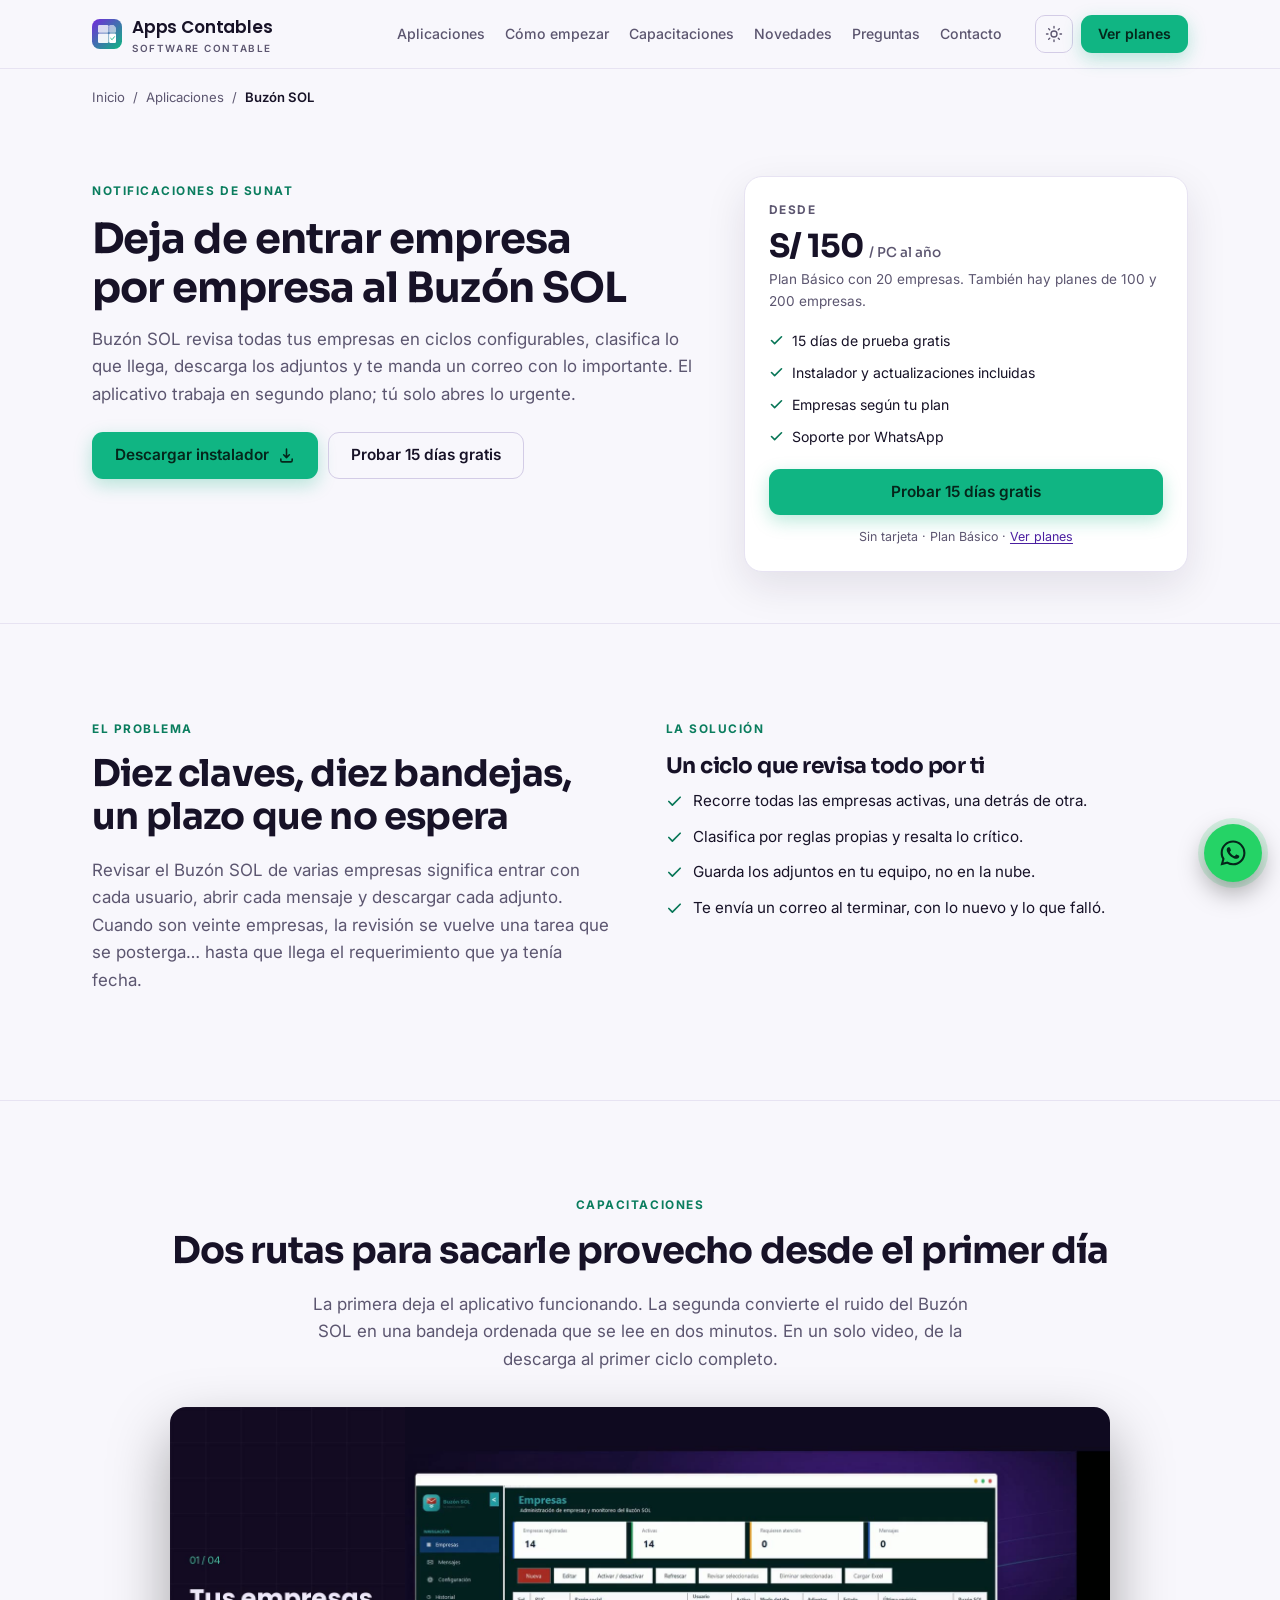
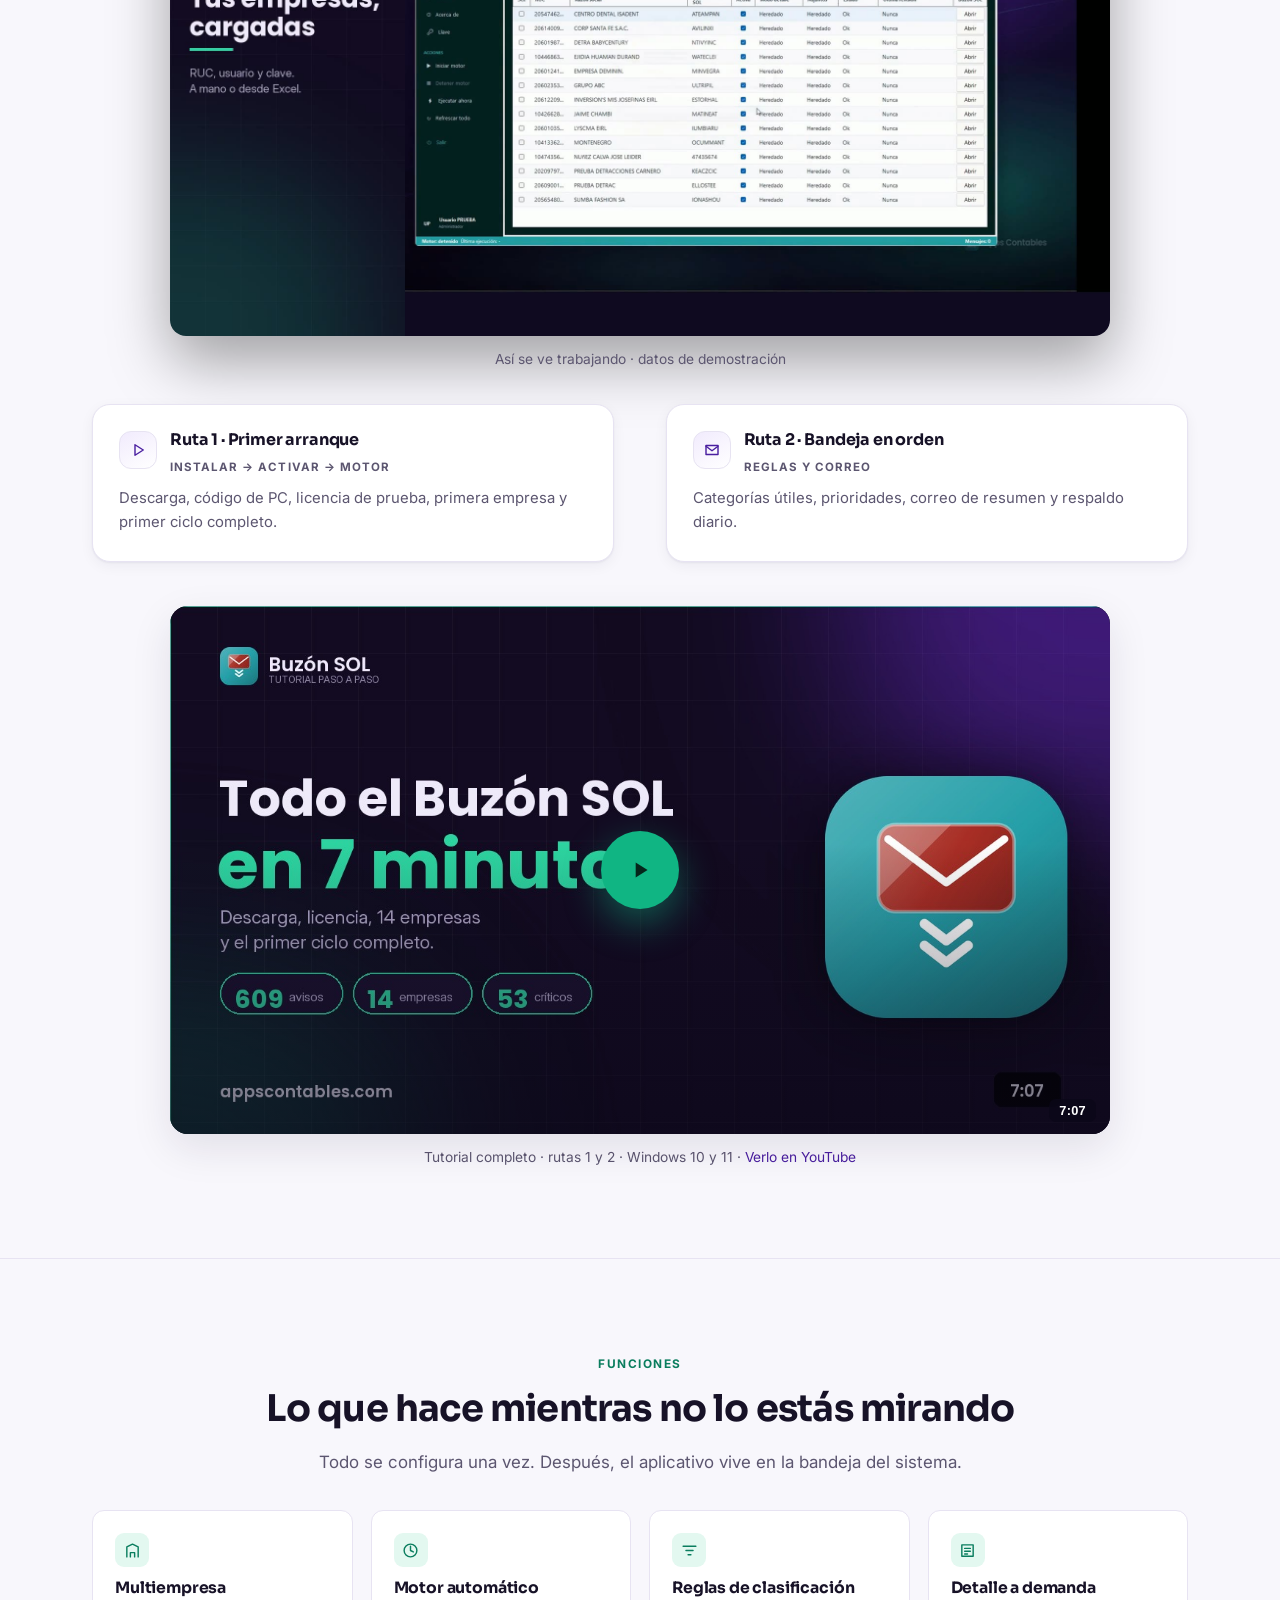
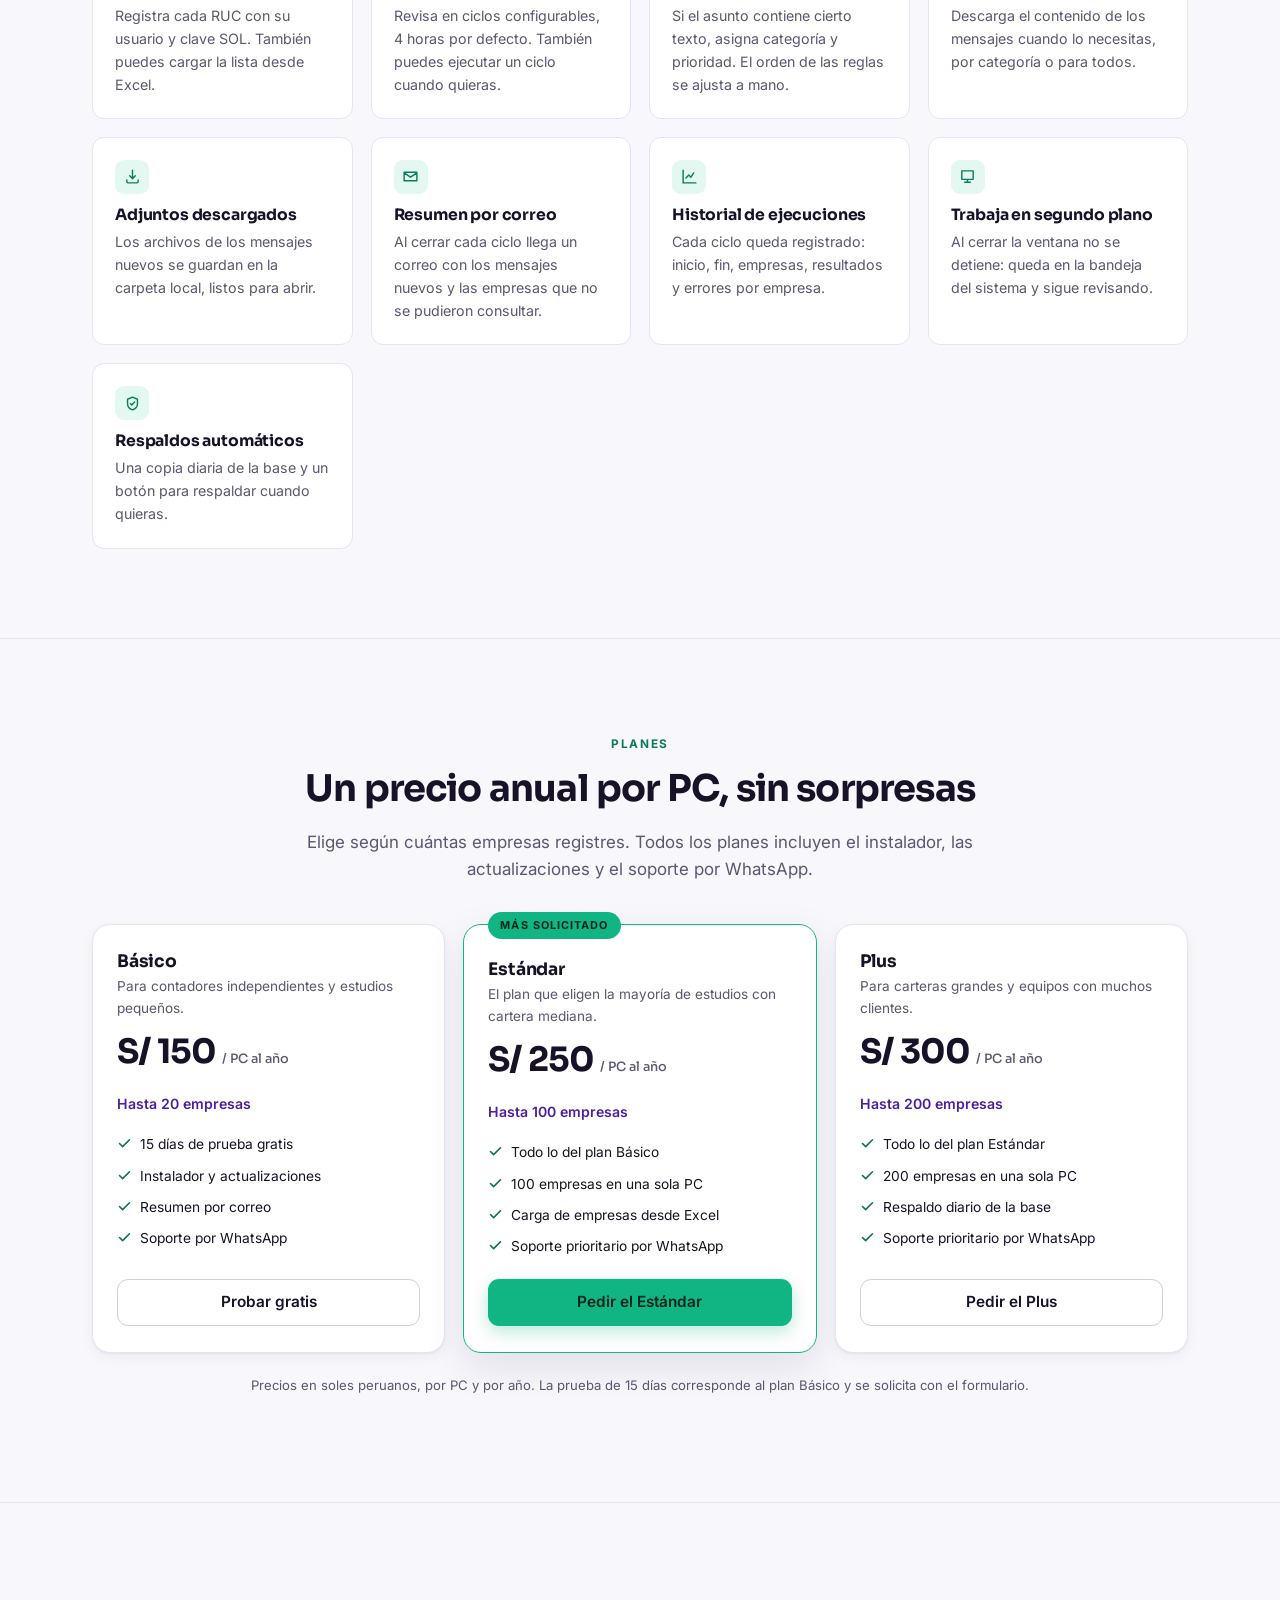
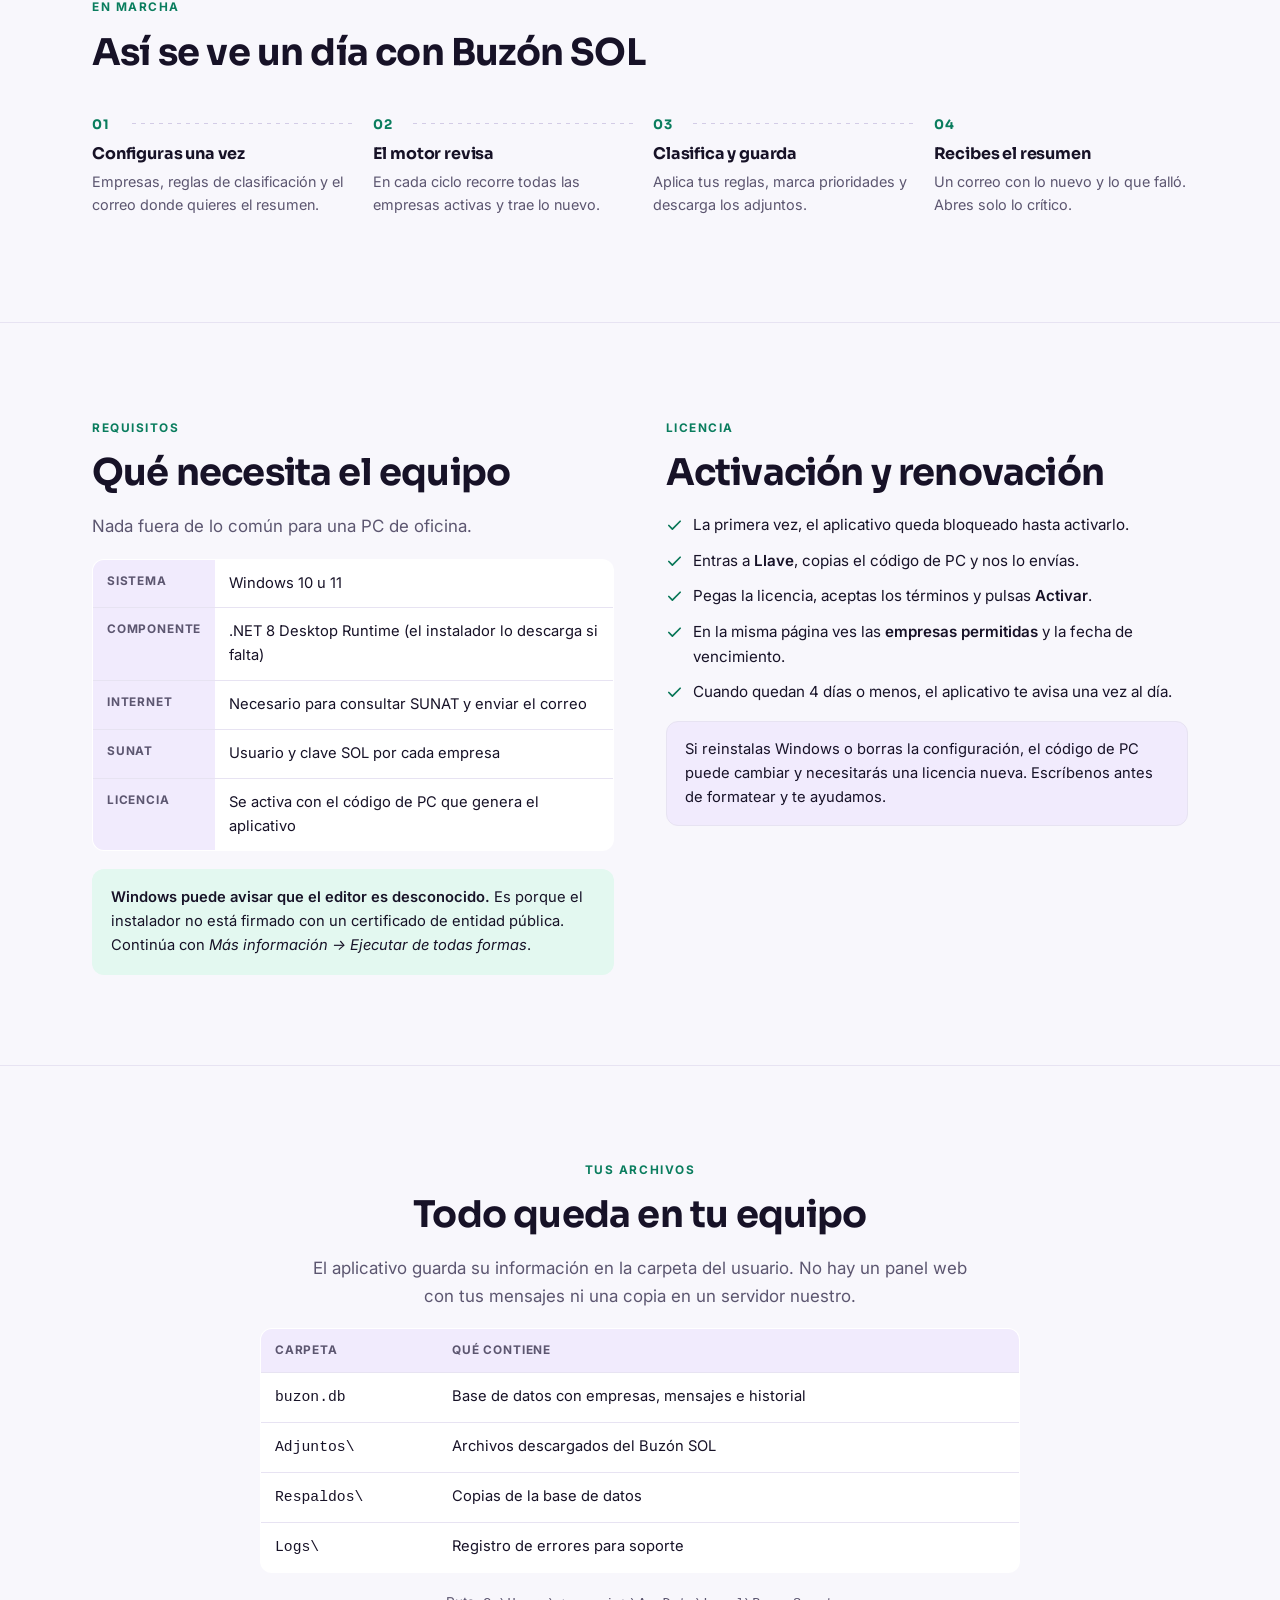
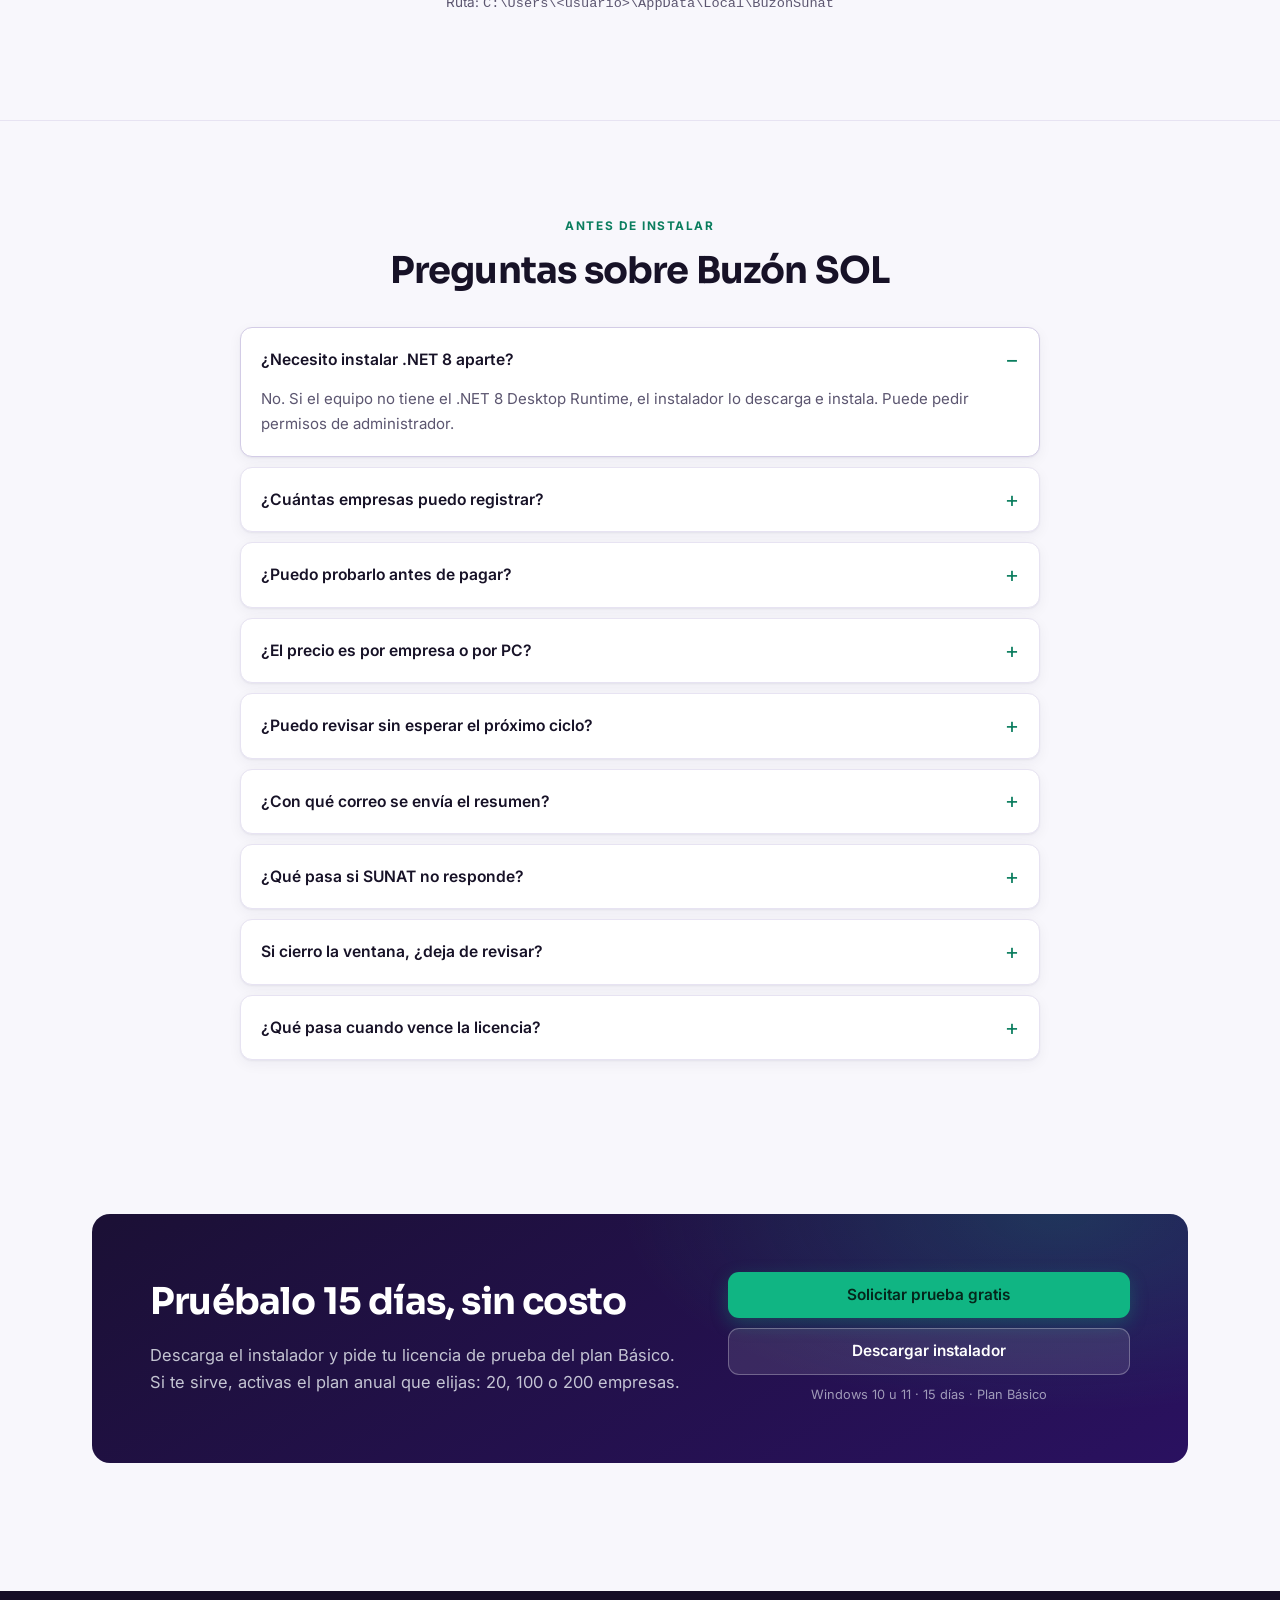
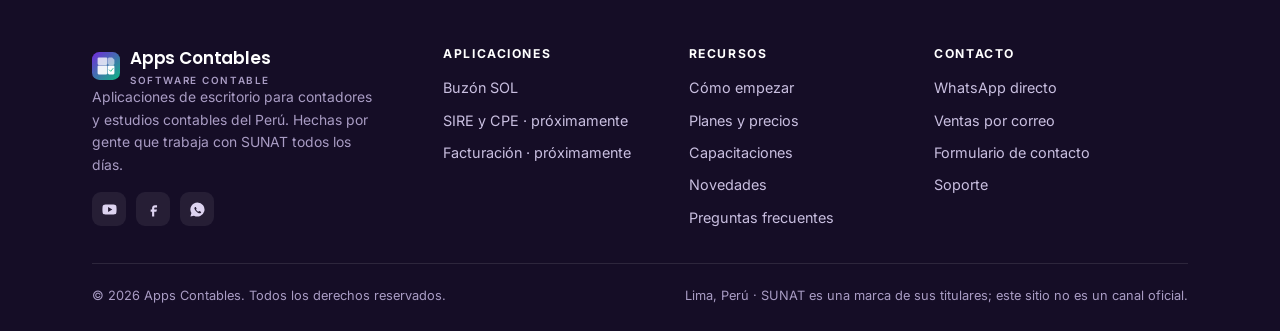
<file: buzon-sol.html>
<!DOCTYPE html>
<html lang="es">
<head>
<meta charset="utf-8" />
<meta name="viewport" content="width=device-width, initial-scale=1" />
<title>Buzón SOL: notificaciones de SUNAT de varias empresas</title>
<meta name="description" content="Buzón SOL revisa el Buzón de SUNAT de tus empresas, clasifica, descarga adjuntos y resume por correo. Prueba 15 días gratis; planes desde S/ 150 al año." />
<link rel="canonical" href="https://appscontables.com/buzon-sol.html" />
<meta name="theme-color" content="#1b1035" />
<meta property="og:type" content="website" />
<meta property="og:locale" content="es_PE" />
<meta property="og:title" content="Buzón SOL · Apps Contables" />
<meta property="og:description" content="Todas tus empresas revisadas en ciclos configurables, con clasificación, adjuntos y resumen por correo." />
<meta property="og:url" content="https://appscontables.com/buzon-sol.html" />

<meta property="og:image" content="https://appscontables.com/logo-apps-contables/og-image.png" />

<meta property="og:image:width" content="1200" />

<meta property="og:image:height" content="630" />

<meta property="og:image:alt" content="Apps Contables · Buzón SOL" />
<link rel="icon" href="logo-apps-contables/favicon.svg" type="image/svg+xml" />
<link rel="icon" href="logo-apps-contables/favicon-32.png" sizes="32x32" type="image/png" />
<link rel="apple-touch-icon" href="logo-apps-contables/icono-180.png" />
<link rel="preconnect" href="https://fonts.googleapis.com" />
<link rel="preconnect" href="https://fonts.gstatic.com" crossorigin />
<link href="https://fonts.googleapis.com/css2?family=Inter:wght@400;500;600;700&family=Poppins:wght@600&family=Sora:wght@600;700;800&display=swap" rel="stylesheet" />
<link rel="stylesheet" href="assets/css/estilos.css" />
<script>
  try {
    var t = localStorage.getItem("cp_tema");
    if (t === "dark" || (!t && window.matchMedia("(prefers-color-scheme: dark)").matches)) {
      document.documentElement.setAttribute("data-theme", "dark");
    }
  } catch (e) {}
</script>
<script type="application/ld+json">
{
  "@context": "https://schema.org",
  "@type": "SoftwareApplication",
  "name": "Buzón SOL",
  "applicationCategory": "BusinessApplication",
  "operatingSystem": "Windows 10, Windows 11",
  "description": "Revisa el Buzón SOL de SUNAT de varias empresas, clasifica los mensajes, descarga los adjuntos y envía un resumen por correo.",
  "featureList": [
    "Multiempresa con carga desde Excel",
    "Ciclos de revisión configurables",
    "Reglas de clasificación por asunto",
    "Descarga de adjuntos",
    "Resumen por correo",
    "Historial de ejecuciones",
    "Respaldos automáticos"
  ],
  "offers": [
    {
      "@type": "Offer",
      "name": "Plan Básico",
      "description": "Licencia anual por PC con hasta 20 empresas.",
      "price": "150",
      "priceCurrency": "PEN",
      "availability": "https://schema.org/InStock",
      "url": "https://appscontables.com/buzon-sol.html#planes"
    },
    {
      "@type": "Offer",
      "name": "Plan Estándar",
      "description": "Licencia anual por PC con hasta 100 empresas.",
      "price": "250",
      "priceCurrency": "PEN",
      "availability": "https://schema.org/InStock",
      "url": "https://appscontables.com/buzon-sol.html#planes"
    },
    {
      "@type": "Offer",
      "name": "Plan Plus",
      "description": "Licencia anual por PC con hasta 200 empresas.",
      "price": "300",
      "priceCurrency": "PEN",
      "availability": "https://schema.org/InStock",
      "url": "https://appscontables.com/buzon-sol.html#planes"
    }
  ],
  "publisher": { "@type": "Organization", "name": "Apps Contables" }
}
</script>
<script type="application/ld+json">
{
  "@context": "https://schema.org",
  "@type": "BreadcrumbList",
  "itemListElement": [
    { "@type": "ListItem", "position": 1, "name": "Inicio", "item": "https://appscontables.com/" },
    { "@type": "ListItem", "position": 2, "name": "Aplicaciones", "item": "https://appscontables.com/#apps" },
    { "@type": "ListItem", "position": 3, "name": "Buzón SOL", "item": "https://appscontables.com/buzon-sol.html" }
  ]
}
</script>
</head>
<body>
<a class="skip" href="#main">Saltar al contenido</a>

<header class="topbar">
  <div class="contenedor topbar__in">
    <a class="logo" href="index.html">
      <img class="logo__icono" src="logo-apps-contables/icono-marca.svg" width="30" height="30" alt="" />
      <span>
        <span class="logo__marca">Apps Contables</span>
        <span class="logo__sub">Software contable</span>
      </span>
    </a>

    <nav class="nav" id="nav-principal" aria-label="Navegación principal">
      <a href="index.html#apps">Aplicaciones</a>
      <a href="index.html#como-empezar">Cómo empezar</a>
      <a href="buzon-sol.html#capacitaciones">Capacitaciones</a>
      <a href="novedades.html">Novedades</a>
      <a href="index.html#faq">Preguntas</a>
      <a href="contacto.html">Contacto</a>
    </nav>

    <div class="topbar__acciones">
      <button class="btn-tema" type="button" aria-label="Cambiar de tema">
        <svg class="ico-sol" width="18" height="18" viewBox="0 0 24 24" fill="none" stroke="currentColor" stroke-width="1.8" stroke-linecap="round" aria-hidden="true">
          <circle cx="12" cy="12" r="4" /><path d="M12 2v2M12 20v2M4.9 4.9l1.4 1.4M17.7 17.7l1.4 1.4M2 12h2M20 12h2M4.9 19.1l1.4-1.4M17.7 6.3l1.4-1.4" />
        </svg>
        <svg class="ico-luna" width="18" height="18" viewBox="0 0 24 24" fill="none" stroke="currentColor" stroke-width="1.8" stroke-linecap="round" aria-hidden="true">
          <path d="M21 12.8A8.5 8.5 0 1 1 11.2 3a7 7 0 0 0 9.8 9.8Z" />
        </svg>
      </button>
      <a class="btn btn--primary btn--sm" href="#planes">Ver planes</a>
      <button class="btn-menu" type="button" aria-expanded="false" aria-controls="nav-principal" aria-label="Abrir menú">
        <svg width="20" height="20" viewBox="0 0 24 24" fill="none" stroke="currentColor" stroke-width="2" stroke-linecap="round" aria-hidden="true">
          <path d="M4 7h16M4 12h16M4 17h16" />
        </svg>
      </button>
    </div>
  </div>
</header>

<main id="main">

  <div class="contenedor">
    <nav class="miga" aria-label="Ruta de navegación">
      <a href="index.html">Inicio</a>
      <span aria-hidden="true">/</span>
      <a href="index.html#apps">Aplicaciones</a>
      <span aria-hidden="true">/</span>
      <span aria-current="page">Buzón SOL</span>
    </nav>
  </div>

  <section class="hero-app">
    <div class="contenedor">
      <div class="hero-app__in">
        <div>
          <p class="kicker">Notificaciones de SUNAT</p>
          <h1>Deja de entrar empresa por empresa al Buzón SOL</h1>
          <p class="entradilla">
            Buzón SOL revisa todas tus empresas en ciclos configurables, clasifica lo que llega,
            descarga los adjuntos y te manda un correo con lo importante. El aplicativo
            trabaja en segundo plano; tú solo abres lo urgente.
          </p>
          <div class="hero-app__acciones">
            <a class="btn btn--primary" href="#" data-descarga>
              Descargar instalador
              <svg width="17" height="17" viewBox="0 0 24 24" fill="none" stroke="currentColor" stroke-width="2.2" stroke-linecap="round" stroke-linejoin="round" aria-hidden="true"><path d="M12 3v12M8 11l4 4 4-4M4 17v2a2 2 0 0 0 2 2h12a2 2 0 0 0 2-2v-2" /></svg>
            </a>
            <a class="btn btn--ghost" href="prueba.html">Probar 15 días gratis</a>
          </div>
        </div>

        <aside class="caja-precio" aria-label="Licencia y condiciones">
          <p class="caja-precio__titulo">Desde</p>
          <p class="caja-precio__valor">S/ 150 <small>/ PC al año</small></p>
          <p class="caja-precio__nota">Plan Básico con 20 empresas. También hay planes de 100 y 200 empresas.</p>
          <ul>
            <li><svg width="15" height="15" viewBox="0 0 24 24" fill="none" stroke="currentColor" stroke-width="2.6" stroke-linecap="round" stroke-linejoin="round"><path d="M20 6 9 17l-5-5" /></svg> 15 días de prueba gratis</li>
            <li><svg width="15" height="15" viewBox="0 0 24 24" fill="none" stroke="currentColor" stroke-width="2.6" stroke-linecap="round" stroke-linejoin="round"><path d="M20 6 9 17l-5-5" /></svg> Instalador y actualizaciones incluidas</li>
            <li><svg width="15" height="15" viewBox="0 0 24 24" fill="none" stroke="currentColor" stroke-width="2.6" stroke-linecap="round" stroke-linejoin="round"><path d="M20 6 9 17l-5-5" /></svg> Empresas según tu plan</li>
            <li><svg width="15" height="15" viewBox="0 0 24 24" fill="none" stroke="currentColor" stroke-width="2.6" stroke-linecap="round" stroke-linejoin="round"><path d="M20 6 9 17l-5-5" /></svg> Soporte por WhatsApp</li>
          </ul>
          <a class="btn btn--primary btn--bloque" href="prueba.html">Probar 15 días gratis</a>
          <p style="font-size:.78rem;color:var(--mut);text-align:center;margin:12px 0 0">Sin tarjeta · Plan Básico · <a href="#planes">Ver planes</a></p>
        </aside>
      </div>
    </div>
  </section>

  <section class="seccion">
    <div class="contenedor dos-columnas">
      <div>
        <p class="kicker">El problema</p>
        <h2>Diez claves, diez bandejas, un plazo que no espera</h2>
        <p class="entradilla">
          Revisar el Buzón SOL de varias empresas significa entrar con cada usuario,
          abrir cada mensaje y descargar cada adjunto. Cuando son veinte empresas,
          la revisión se vuelve una tarea que se posterga… hasta que llega el
          requerimiento que ya tenía fecha.
        </p>
      </div>
      <div>
        <p class="kicker">La solución</p>
        <h2 style="font-size:1.35rem">Un ciclo que revisa todo por ti</h2>
        <ul class="lista-check">
          <li><svg width="17" height="17" viewBox="0 0 24 24" fill="none" stroke="currentColor" stroke-width="2.4" stroke-linecap="round" stroke-linejoin="round"><path d="M20 6 9 17l-5-5" /></svg> Recorre todas las empresas activas, una detrás de otra.</li>
          <li><svg width="17" height="17" viewBox="0 0 24 24" fill="none" stroke="currentColor" stroke-width="2.4" stroke-linecap="round" stroke-linejoin="round"><path d="M20 6 9 17l-5-5" /></svg> Clasifica por reglas propias y resalta lo crítico.</li>
          <li><svg width="17" height="17" viewBox="0 0 24 24" fill="none" stroke="currentColor" stroke-width="2.4" stroke-linecap="round" stroke-linejoin="round"><path d="M20 6 9 17l-5-5" /></svg> Guarda los adjuntos en tu equipo, no en la nube.</li>
          <li><svg width="17" height="17" viewBox="0 0 24 24" fill="none" stroke="currentColor" stroke-width="2.4" stroke-linecap="round" stroke-linejoin="round"><path d="M20 6 9 17l-5-5" /></svg> Te envía un correo al terminar, con lo nuevo y lo que falló.</li>
        </ul>
      </div>
    </div>
  </section>

  <section class="seccion seccion--linea" id="capacitaciones">
    <div class="contenedor">
      <div class="centrado">
        <p class="kicker">Capacitaciones</p>
        <h2>Dos rutas para sacarle provecho desde el primer día</h2>
        <p class="entradilla">
          La primera deja el aplicativo funcionando. La segunda convierte el ruido del
          Buzón SOL en una bandeja ordenada que se lee en dos minutos. En un solo video,
          de la descarga al primer ciclo completo.
        </p>
      </div>

      <figure style="max-width:940px;margin:34px auto 0">
        <video
          src="assets/video/demo-buzon-sol.mp4"
          poster="assets/video/demo-buzon-sol.jpg"
          autoplay
          muted
          loop
          playsinline
          preload="metadata"
          aria-label="Demostración de Buzón SOL: bandeja con 609 mensajes, filtros y detalle del aviso"
          style="width:100%;border-radius:16px;display:block;box-shadow:0 26px 60px rgba(0,0,0,.35)"
        ></video>
        <figcaption class="video__pie">
          Así se ve trabajando · datos de demostración
        </figcaption>
      </figure>

      <div class="dos-columnas" style="align-items:start;margin-top:34px">
        <div class="tarjeta-app" style="padding:26px">
          <div class="tarjeta-app__top" style="margin-bottom:8px">
            <div class="tarjeta-app__icono" style="width:38px;height:38px">
              <svg width="18" height="18" viewBox="0 0 24 24" fill="none" stroke="currentColor" stroke-width="1.9" stroke-linecap="round" stroke-linejoin="round" aria-hidden="true"><path d="M8 5v14l11-7z" /></svg>
            </div>
            <div>
              <h3 style="font-size:1rem;margin-bottom:2px">Ruta 1 · Primer arranque</h3>
              <span class="tarjeta-app__tipo">Instalar → activar → motor</span>
            </div>
          </div>
          <p style="margin-bottom:0">Descarga, código de PC, licencia de prueba, primera empresa y primer ciclo completo.</p>
        </div>
        <div class="tarjeta-app" style="padding:26px">
          <div class="tarjeta-app__top" style="margin-bottom:8px">
            <div class="tarjeta-app__icono" style="width:38px;height:38px">
              <svg width="18" height="18" viewBox="0 0 24 24" fill="none" stroke="currentColor" stroke-width="1.9" stroke-linecap="round" stroke-linejoin="round" aria-hidden="true"><path d="M4 6h16v12H4z" /><path d="m4 7 8 6 8-6" /></svg>
            </div>
            <div>
              <h3 style="font-size:1rem;margin-bottom:2px">Ruta 2 · Bandeja en orden</h3>
              <span class="tarjeta-app__tipo">Reglas y correo</span>
            </div>
          </div>
          <p style="margin-bottom:0">Categorías útiles, prioridades, correo de resumen y respaldo diario.</p>
        </div>
      </div>

      <figure class="video-marco">
        <button
          class="video"
          type="button"
          data-video="nOKZ-ZXw8HU"
          aria-label="Reproducir el tutorial de Buzón SOL, rutas 1 y 2, 7 minutos y 7 segundos, en YouTube"
        >
          <img
            src="assets/img/tutorial-rutas-buzon-sol.jpg"
            alt="Miniatura del tutorial: todo el Buzón SOL en 7 minutos, con 609 avisos, 14 empresas y 53 críticos"
            width="1280"
            height="720"
            loading="lazy"
            decoding="async"
          />
          <span class="video__velo" aria-hidden="true"></span>
          <span class="video__play" aria-hidden="true">
            <svg width="26" height="26" viewBox="0 0 24 24" fill="currentColor"><path d="M8 5v14l11-7z" /></svg>
          </span>
          <span class="video__tiempo">7:07</span>
        </button>
        <figcaption class="video__pie">
          Tutorial completo · rutas 1 y 2 · Windows 10 y 11 ·
          <a href="https://youtu.be/nOKZ-ZXw8HU" target="_blank" rel="noopener">Verlo en YouTube</a>
        </figcaption>
      </figure>
    </div>
  </section>

  <section class="seccion seccion--linea" id="funciones">
    <div class="contenedor">
      <div class="centrado">
        <p class="kicker">Funciones</p>
        <h2>Lo que hace mientras no lo estás mirando</h2>
        <p class="entradilla">Todo se configura una vez. Después, el aplicativo vive en la bandeja del sistema.</p>
      </div>

      <div class="rejilla-funciones">
        <div class="funcion">
          <div class="funcion__icono"><svg width="17" height="17" viewBox="0 0 24 24" fill="none" stroke="currentColor" stroke-width="2" stroke-linecap="round" stroke-linejoin="round"><path d="M4 21V7l8-4 8 4v14M9 21v-6h6v6" /></svg></div>
          <h3>Multiempresa</h3>
          <p>Registra cada RUC con su usuario y clave SOL. También puedes cargar la lista desde Excel.</p>
        </div>
        <div class="funcion">
          <div class="funcion__icono"><svg width="17" height="17" viewBox="0 0 24 24" fill="none" stroke="currentColor" stroke-width="2" stroke-linecap="round" stroke-linejoin="round"><path d="M12 6v6l4 2" /><circle cx="12" cy="12" r="9" /></svg></div>
          <h3>Motor automático</h3>
          <p>Revisa en ciclos configurables, 4 horas por defecto. También puedes ejecutar un ciclo cuando quieras.</p>
        </div>
        <div class="funcion">
          <div class="funcion__icono"><svg width="17" height="17" viewBox="0 0 24 24" fill="none" stroke="currentColor" stroke-width="2" stroke-linecap="round" stroke-linejoin="round"><path d="M3 6h18M7 12h10M10 18h4" /></svg></div>
          <h3>Reglas de clasificación</h3>
          <p>Si el asunto contiene cierto texto, asigna categoría y prioridad. El orden de las reglas se ajusta a mano.</p>
        </div>
        <div class="funcion">
          <div class="funcion__icono"><svg width="17" height="17" viewBox="0 0 24 24" fill="none" stroke="currentColor" stroke-width="2" stroke-linecap="round" stroke-linejoin="round"><path d="M4 4h16v16H4z" /><path d="M8 9h8M8 13h8M8 17h4" /></svg></div>
          <h3>Detalle a demanda</h3>
          <p>Descarga el contenido de los mensajes cuando lo necesitas, por categoría o para todos.</p>
        </div>
        <div class="funcion">
          <div class="funcion__icono"><svg width="17" height="17" viewBox="0 0 24 24" fill="none" stroke="currentColor" stroke-width="2" stroke-linecap="round" stroke-linejoin="round"><path d="M12 3v12M8 11l4 4 4-4M4 17v2a2 2 0 0 0 2 2h12a2 2 0 0 0 2-2v-2" /></svg></div>
          <h3>Adjuntos descargados</h3>
          <p>Los archivos de los mensajes nuevos se guardan en la carpeta local, listos para abrir.</p>
        </div>
        <div class="funcion">
          <div class="funcion__icono"><svg width="17" height="17" viewBox="0 0 24 24" fill="none" stroke="currentColor" stroke-width="2" stroke-linecap="round" stroke-linejoin="round"><path d="M3 6h18v12H3zM3 7l9 6 9-6" /></svg></div>
          <h3>Resumen por correo</h3>
          <p>Al cerrar cada ciclo llega un correo con los mensajes nuevos y las empresas que no se pudieron consultar.</p>
        </div>
        <div class="funcion">
          <div class="funcion__icono"><svg width="17" height="17" viewBox="0 0 24 24" fill="none" stroke="currentColor" stroke-width="2" stroke-linecap="round" stroke-linejoin="round"><path d="M3 3v18h18" /><path d="m7 14 4-4 3 3 4-6" /></svg></div>
          <h3>Historial de ejecuciones</h3>
          <p>Cada ciclo queda registrado: inicio, fin, empresas, resultados y errores por empresa.</p>
        </div>
        <div class="funcion">
          <div class="funcion__icono"><svg width="17" height="17" viewBox="0 0 24 24" fill="none" stroke="currentColor" stroke-width="2" stroke-linecap="round" stroke-linejoin="round"><path d="M4 4h16v12H4zM8 20h8M12 16v4" /></svg></div>
          <h3>Trabaja en segundo plano</h3>
          <p>Al cerrar la ventana no se detiene: queda en la bandeja del sistema y sigue revisando.</p>
        </div>
        <div class="funcion">
          <div class="funcion__icono"><svg width="17" height="17" viewBox="0 0 24 24" fill="none" stroke="currentColor" stroke-width="2" stroke-linecap="round" stroke-linejoin="round"><path d="M12 3l7 3v6c0 4.2-2.9 7.8-7 9-4.1-1.2-7-4.8-7-9V6l7-3Z" /><path d="m9 12 2 2 4-4" /></svg></div>
          <h3>Respaldos automáticos</h3>
          <p>Una copia diaria de la base y un botón para respaldar cuando quieras.</p>
        </div>
      </div>
    </div>
  </section>

  <section class="seccion seccion--linea" id="planes">
    <div class="contenedor">
      <div class="centrado">
        <p class="kicker">Planes</p>
        <h2>Un precio anual por PC, sin sorpresas</h2>
        <p class="entradilla">
          Elige según cuántas empresas registres. Todos los planes incluyen el
          instalador, las actualizaciones y el soporte por WhatsApp.
        </p>
      </div>

      <div class="rejilla-planes">

        <article class="plan">
          <h3 class="plan__nombre">Básico</h3>
          <p class="plan__para">Para contadores independientes y estudios pequeños.</p>
          <p class="plan__precio">S/ 150 <span>/ PC al año</span></p>
          <p class="plan__empresas">Hasta 20 empresas</p>
          <ul>
            <li><svg width="15" height="15" viewBox="0 0 24 24" fill="none" stroke="currentColor" stroke-width="2.6" stroke-linecap="round" stroke-linejoin="round"><path d="M20 6 9 17l-5-5" /></svg> 15 días de prueba gratis</li>
            <li><svg width="15" height="15" viewBox="0 0 24 24" fill="none" stroke="currentColor" stroke-width="2.6" stroke-linecap="round" stroke-linejoin="round"><path d="M20 6 9 17l-5-5" /></svg> Instalador y actualizaciones</li>
            <li><svg width="15" height="15" viewBox="0 0 24 24" fill="none" stroke="currentColor" stroke-width="2.6" stroke-linecap="round" stroke-linejoin="round"><path d="M20 6 9 17l-5-5" /></svg> Resumen por correo</li>
            <li><svg width="15" height="15" viewBox="0 0 24 24" fill="none" stroke="currentColor" stroke-width="2.6" stroke-linecap="round" stroke-linejoin="round"><path d="M20 6 9 17l-5-5" /></svg> Soporte por WhatsApp</li>
          </ul>
          <a class="btn btn--ghost btn--bloque" href="prueba.html">Probar gratis</a>
        </article>

        <article class="plan plan--destacado">
          <span class="plan__cinta">Más solicitado</span>
          <h3 class="plan__nombre">Estándar</h3>
          <p class="plan__para">El plan que eligen la mayoría de estudios con cartera mediana.</p>
          <p class="plan__precio">S/ 250 <span>/ PC al año</span></p>
          <p class="plan__empresas">Hasta 100 empresas</p>
          <ul>
            <li><svg width="15" height="15" viewBox="0 0 24 24" fill="none" stroke="currentColor" stroke-width="2.6" stroke-linecap="round" stroke-linejoin="round"><path d="M20 6 9 17l-5-5" /></svg> Todo lo del plan Básico</li>
            <li><svg width="15" height="15" viewBox="0 0 24 24" fill="none" stroke="currentColor" stroke-width="2.6" stroke-linecap="round" stroke-linejoin="round"><path d="M20 6 9 17l-5-5" /></svg> 100 empresas en una sola PC</li>
            <li><svg width="15" height="15" viewBox="0 0 24 24" fill="none" stroke="currentColor" stroke-width="2.6" stroke-linecap="round" stroke-linejoin="round"><path d="M20 6 9 17l-5-5" /></svg> Carga de empresas desde Excel</li>
            <li><svg width="15" height="15" viewBox="0 0 24 24" fill="none" stroke="currentColor" stroke-width="2.6" stroke-linecap="round" stroke-linejoin="round"><path d="M20 6 9 17l-5-5" /></svg> Soporte prioritario por WhatsApp</li>
          </ul>
          <a class="btn btn--primary btn--bloque" href="#" data-wa="Hola, quiero el plan Estándar de Buzón SOL (S/ 250, hasta 100 empresas).">Pedir el Estándar</a>
        </article>

        <article class="plan">
          <h3 class="plan__nombre">Plus</h3>
          <p class="plan__para">Para carteras grandes y equipos con muchos clientes.</p>
          <p class="plan__precio">S/ 300 <span>/ PC al año</span></p>
          <p class="plan__empresas">Hasta 200 empresas</p>
          <ul>
            <li><svg width="15" height="15" viewBox="0 0 24 24" fill="none" stroke="currentColor" stroke-width="2.6" stroke-linecap="round" stroke-linejoin="round"><path d="M20 6 9 17l-5-5" /></svg> Todo lo del plan Estándar</li>
            <li><svg width="15" height="15" viewBox="0 0 24 24" fill="none" stroke="currentColor" stroke-width="2.6" stroke-linecap="round" stroke-linejoin="round"><path d="M20 6 9 17l-5-5" /></svg> 200 empresas en una sola PC</li>
            <li><svg width="15" height="15" viewBox="0 0 24 24" fill="none" stroke="currentColor" stroke-width="2.6" stroke-linecap="round" stroke-linejoin="round"><path d="M20 6 9 17l-5-5" /></svg> Respaldo diario de la base</li>
            <li><svg width="15" height="15" viewBox="0 0 24 24" fill="none" stroke="currentColor" stroke-width="2.6" stroke-linecap="round" stroke-linejoin="round"><path d="M20 6 9 17l-5-5" /></svg> Soporte prioritario por WhatsApp</li>
          </ul>
          <a class="btn btn--ghost btn--bloque" href="#" data-wa="Hola, quiero el plan Plus de Buzón SOL (S/ 300, hasta 200 empresas).">Pedir el Plus</a>
        </article>

      </div>

      <p class="centrado" style="font-size:.82rem;color:var(--mut);margin-top:22px">
        Precios en soles peruanos, por PC y por año. La prueba de 15 días corresponde
        al plan Básico y se solicita con el formulario.
      </p>
    </div>
  </section>

  <section class="seccion seccion--linea">
    <div class="contenedor">
      <p class="kicker">En marcha</p>
      <h2>Así se ve un día con Buzón SOL</h2>
      <ol class="pasos">
        <li class="paso">
          <h3>Configuras una vez</h3>
          <p>Empresas, reglas de clasificación y el correo donde quieres el resumen.</p>
        </li>
        <li class="paso">
          <h3>El motor revisa</h3>
          <p>En cada ciclo recorre todas las empresas activas y trae lo nuevo.</p>
        </li>
        <li class="paso">
          <h3>Clasifica y guarda</h3>
          <p>Aplica tus reglas, marca prioridades y descarga los adjuntos.</p>
        </li>
        <li class="paso">
          <h3>Recibes el resumen</h3>
          <p>Un correo con lo nuevo y lo que falló. Abres solo lo crítico.</p>
        </li>
      </ol>
    </div>
  </section>

  <section class="seccion seccion--linea" id="requisitos">
    <div class="contenedor dos-columnas">
      <div>
        <p class="kicker">Requisitos</p>
        <h2>Qué necesita el equipo</h2>
        <p class="entradilla">Nada fuera de lo común para una PC de oficina.</p>
        <table class="tabla tabla--caja">
          <tbody>
            <tr>
              <th>Sistema</th>
              <td>Windows 10 u 11</td>
            </tr>
            <tr>
              <th>Componente</th>
              <td>.NET 8 Desktop Runtime (el instalador lo descarga si falta)</td>
            </tr>
            <tr>
              <th>Internet</th>
              <td>Necesario para consultar SUNAT y enviar el correo</td>
            </tr>
            <tr>
              <th>SUNAT</th>
              <td>Usuario y clave SOL por cada empresa</td>
            </tr>
            <tr>
              <th>Licencia</th>
              <td>Se activa con el código de PC que genera el aplicativo</td>
            </tr>
          </tbody>
        </table>
        <div class="aviso aviso--acento">
          <p>
            <strong>Windows puede avisar que el editor es desconocido.</strong>
            Es porque el instalador no está firmado con un certificado de entidad pública.
            Continúa con <em>Más información → Ejecutar de todas formas</em>.
          </p>
        </div>
      </div>

      <div>
        <p class="kicker">Licencia</p>
        <h2>Activación y renovación</h2>
        <ul class="lista-check" style="margin-top:18px">
          <li><svg width="17" height="17" viewBox="0 0 24 24" fill="none" stroke="currentColor" stroke-width="2.4" stroke-linecap="round" stroke-linejoin="round"><path d="M20 6 9 17l-5-5" /></svg> La primera vez, el aplicativo queda bloqueado hasta activarlo.</li>
          <li><svg width="17" height="17" viewBox="0 0 24 24" fill="none" stroke="currentColor" stroke-width="2.4" stroke-linecap="round" stroke-linejoin="round"><path d="M20 6 9 17l-5-5" /></svg> Entras a <strong>Llave</strong>, copias el código de PC y nos lo envías.</li>
          <li><svg width="17" height="17" viewBox="0 0 24 24" fill="none" stroke="currentColor" stroke-width="2.4" stroke-linecap="round" stroke-linejoin="round"><path d="M20 6 9 17l-5-5" /></svg> Pegas la licencia, aceptas los términos y pulsas <strong>Activar</strong>.</li>
          <li><svg width="17" height="17" viewBox="0 0 24 24" fill="none" stroke="currentColor" stroke-width="2.4" stroke-linecap="round" stroke-linejoin="round"><path d="M20 6 9 17l-5-5" /></svg> En la misma página ves las <strong>empresas permitidas</strong> y la fecha de vencimiento.</li>
          <li><svg width="17" height="17" viewBox="0 0 24 24" fill="none" stroke="currentColor" stroke-width="2.4" stroke-linecap="round" stroke-linejoin="round"><path d="M20 6 9 17l-5-5" /></svg> Cuando quedan 4 días o menos, el aplicativo te avisa una vez al día.</li>
        </ul>
        <div class="aviso">
          <p>
            Si reinstalas Windows o borras la configuración, el código de PC puede cambiar
            y necesitarás una licencia nueva. Escríbenos antes de formatear y te ayudamos.
          </p>
        </div>
      </div>
    </div>
  </section>

  <section class="seccion seccion--linea">
    <div class="contenedor">
      <div class="centrado">
        <p class="kicker">Tus archivos</p>
        <h2>Todo queda en tu equipo</h2>
        <p class="entradilla">
          El aplicativo guarda su información en la carpeta del usuario.
          No hay un panel web con tus mensajes ni una copia en un servidor nuestro.
        </p>
      </div>
      <table class="tabla tabla--caja" style="max-width:760px;margin-left:auto;margin-right:auto">
        <thead>
          <tr>
            <th>Carpeta</th>
            <th>Qué contiene</th>
          </tr>
        </thead>
        <tbody>
          <tr>
            <td><code>buzon.db</code></td>
            <td>Base de datos con empresas, mensajes e historial</td>
          </tr>
          <tr>
            <td><code>Adjuntos\</code></td>
            <td>Archivos descargados del Buzón SOL</td>
          </tr>
          <tr>
            <td><code>Respaldos\</code></td>
            <td>Copias de la base de datos</td>
          </tr>
          <tr>
            <td><code>Logs\</code></td>
            <td>Registro de errores para soporte</td>
          </tr>
        </tbody>
      </table>
      <p class="centrado" style="font-size:.85rem;color:var(--mut);margin-top:14px">
        Ruta: <code>C:\Users\&lt;usuario&gt;\AppData\Local\BuzonSunat</code>
      </p>
    </div>
  </section>

  <section class="seccion seccion--linea">
    <div class="contenedor">
      <div class="centrado">
        <p class="kicker">Antes de instalar</p>
        <h2>Preguntas sobre Buzón SOL</h2>
      </div>
      <div class="faq">
        <details open>
          <summary>¿Necesito instalar .NET 8 aparte?</summary>
          <p>No. Si el equipo no tiene el .NET 8 Desktop Runtime, el instalador lo descarga e instala. Puede pedir permisos de administrador.</p>
        </details>
        <details>
          <summary>¿Cuántas empresas puedo registrar?</summary>
          <p>Depende de tu plan: <strong>Básico 20</strong>, <strong>Estándar 100</strong> y <strong>Plus 200</strong> empresas. La página Llave muestra las empresas permitidas de tu licencia; si llegaste al máximo, puedes eliminar una o solicitar el cambio de plan.</p>
        </details>
        <details>
          <summary>¿Puedo probarlo antes de pagar?</summary>
          <p>Sí. La licencia de prueba dura <strong>15 días</strong> y corresponde al plan Básico (20 empresas). Se solicita con el <a href="prueba.html">formulario de prueba</a> y se envía al correo que indiques.</p>
        </details>
        <details>
          <summary>¿El precio es por empresa o por PC?</summary>
          <p>Es un precio <strong>anual por PC</strong>. Cada plan incluye una cantidad máxima de empresas: 20, 100 o 200. Si necesitas más de una PC, se paga una licencia por equipo.</p>
        </details>
        <details>
          <summary>¿Puedo revisar sin esperar el próximo ciclo?</summary>
          <p>Sí. <em>Ejecutar ahora</em> fuerza un ciclo completo en ese momento; <em>Revisar seleccionadas</em> lo hace solo con las empresas que marques.</p>
        </details>
        <details>
          <summary>¿Con qué correo se envía el resumen?</summary>
          <p>Con una cuenta de Gmail configurada como remitente. Necesitas una contraseña de aplicación, que requiere verificación en dos pasos. La clave se guarda cifrada y no se vuelve a mostrar.</p>
        </details>
        <details>
          <summary>¿Qué pasa si SUNAT no responde?</summary>
          <p>La empresa queda como <em>requiere atención</em>, el detalle aparece en Historial y el correo incluye las empresas que no se pudieron consultar con su causa.</p>
        </details>
        <details>
          <summary>Si cierro la ventana, ¿deja de revisar?</summary>
          <p>No. El aplicativo se queda en la bandeja del sistema y sigue trabajando. Solo se detiene con <em>Salir</em> o con <em>Detener motor</em>.</p>
        </details>
        <details>
          <summary>¿Qué pasa cuando vence la licencia?</summary>
          <p>Cuando quedan 4 días o menos, el aplicativo abre en Llave una vez al día con el aviso. Al llegar a 0 se bloquea, detiene el motor y solo deja la página Llave para renovar.</p>
        </details>
      </div>
    </div>
  </section>

  <section class="seccion seccion--ajustada">
    <div class="contenedor">
      <div class="bloque-oscuro">
        <div>
          <h2>Pruébalo 15 días, sin costo</h2>
          <p>Descarga el instalador y pide tu licencia de prueba del plan Básico. Si te sirve, activas el plan anual que elijas: 20, 100 o 200 empresas.</p>
        </div>
        <div class="bloque-oscuro__acciones">
          <a class="btn btn--primary" href="prueba.html">Solicitar prueba gratis</a>
          <a class="btn btn--light" href="#" data-descarga>Descargar instalador</a>
          <p class="bloque-oscuro__nota">Windows 10 u 11 · 15 días · Plan Básico</p>
        </div>
      </div>
    </div>
  </section>

</main>

<footer class="pie">
  <div class="contenedor">
    <div class="pie__rejilla">
      <div class="pie__marca">
        <a class="logo" href="index.html">
          <img class="logo__icono" src="logo-apps-contables/icono-marca.svg" width="28" height="28" alt="" />
          <span>
            <span class="logo__marca">Apps Contables</span>
            <span class="logo__sub">Software contable</span>
          </span>
        </a>
        <p>Aplicaciones de escritorio para contadores y estudios contables del Perú. Hechas por gente que trabaja con SUNAT todos los días.</p>
        <div class="pie__redes">
          <a href="https://www.youtube.com/@AppsContables" target="_blank" rel="noopener" aria-label="YouTube"><svg width="17" height="17" viewBox="0 0 24 24" fill="currentColor" aria-hidden="true"><path d="M21.6 7.2a2.8 2.8 0 0 0-2-2C17.9 4.8 12 4.8 12 4.8s-5.9 0-7.6.4a2.8 2.8 0 0 0-2 2A29 29 0 0 0 2 12a29 29 0 0 0 .4 4.8 2.8 2.8 0 0 0 2 2c1.7.4 7.6.4 7.6.4s5.9 0 7.6-.4a2.8 2.8 0 0 0 2-2A29 29 0 0 0 22 12a29 29 0 0 0-.4-4.8ZM10 15.5v-7l6 3.5-6 3.5Z" /></svg></a>
          <a href="https://www.facebook.com/people/Apps-Contables/61596021934057/" target="_blank" rel="noopener" aria-label="Facebook"><svg width="17" height="17" viewBox="0 0 24 24" fill="currentColor" aria-hidden="true"><path d="M14 9h3V6h-3c-2.2 0-4 1.8-4 4v2H8v3h2v7h3v-7h3l1-3h-4v-2c0-.6.4-1 1-1Z" /></svg></a>
          <a href="#" data-wa="Hola, vengo desde la web." aria-label="WhatsApp"><svg width="17" height="17" viewBox="0 0 24 24" fill="currentColor" aria-hidden="true"><path d="M12 2a10 10 0 0 0-8.6 15.1L2 22l5-1.3A10 10 0 1 0 12 2Zm5.3 14.1c-.2.6-1.2 1.2-1.7 1.2-.5.1-1 .1-1.7-.1a10 10 0 0 1-2.8-1.6 11 11 0 0 1-3.1-3.8c-.4-.8-.5-1.5-.3-2 .1-.4.5-.8.7-1 .2-.2.4-.2.6-.2h.4c.2 0 .3 0 .5.4l.7 1.7c.1.2 0 .4-.1.5l-.4.5c-.1.2-.2.3 0 .6.2.4.8 1.3 1.4 1.8.7.6 1.3.8 1.5.9.2.1.4.1.5-.1l.6-.7c.1-.2.3-.2.5-.1l1.6.8c.2.1.4.2.4.3v.5Z" /></svg></a>
        </div>
      </div>

      <div>
        <h2 class="pie__titulo">Aplicaciones</h2>
        <ul>
          <li><a href="buzon-sol.html">Buzón SOL</a></li>
          <li><a href="sire-cpe.html">SIRE y CPE · próximamente</a></li>
          <li><a href="facturacion-electronica.html">Facturación · próximamente</a></li>
        </ul>
      </div>

      <div>
        <h2 class="pie__titulo">Recursos</h2>
        <ul>
          <li><a href="index.html#como-empezar">Cómo empezar</a></li>
          <li><a href="index.html#planes">Planes y precios</a></li>
          <li><a href="buzon-sol.html#capacitaciones">Capacitaciones</a></li>
          <li><a href="novedades.html">Novedades</a></li>
          <li><a href="index.html#faq">Preguntas frecuentes</a></li>
        </ul>
      </div>

      <div>
        <h2 class="pie__titulo">Contacto</h2>
        <ul>
          <li><a href="#" data-wa="Hola, quiero información sobre Buzón SOL.">WhatsApp directo</a></li>
          <li><a href="#" data-correo="Consulta desde la web">Ventas por correo</a></li>
          <li><a href="contacto.html">Formulario de contacto</a></li>
          <li><a href="contacto.html">Soporte</a></li>
        </ul>
      </div>
    </div>

    <div class="pie__legal">
      <span>© <span data-anio>2026</span> Apps Contables. Todos los derechos reservados.</span>
      <span>Lima, Perú · SUNAT es una marca de sus titulares; este sitio no es un canal oficial.</span>
    </div>
  </div>
</footer>

<script src="assets/js/sitio.js"></script>
</body>
</html>
</file>
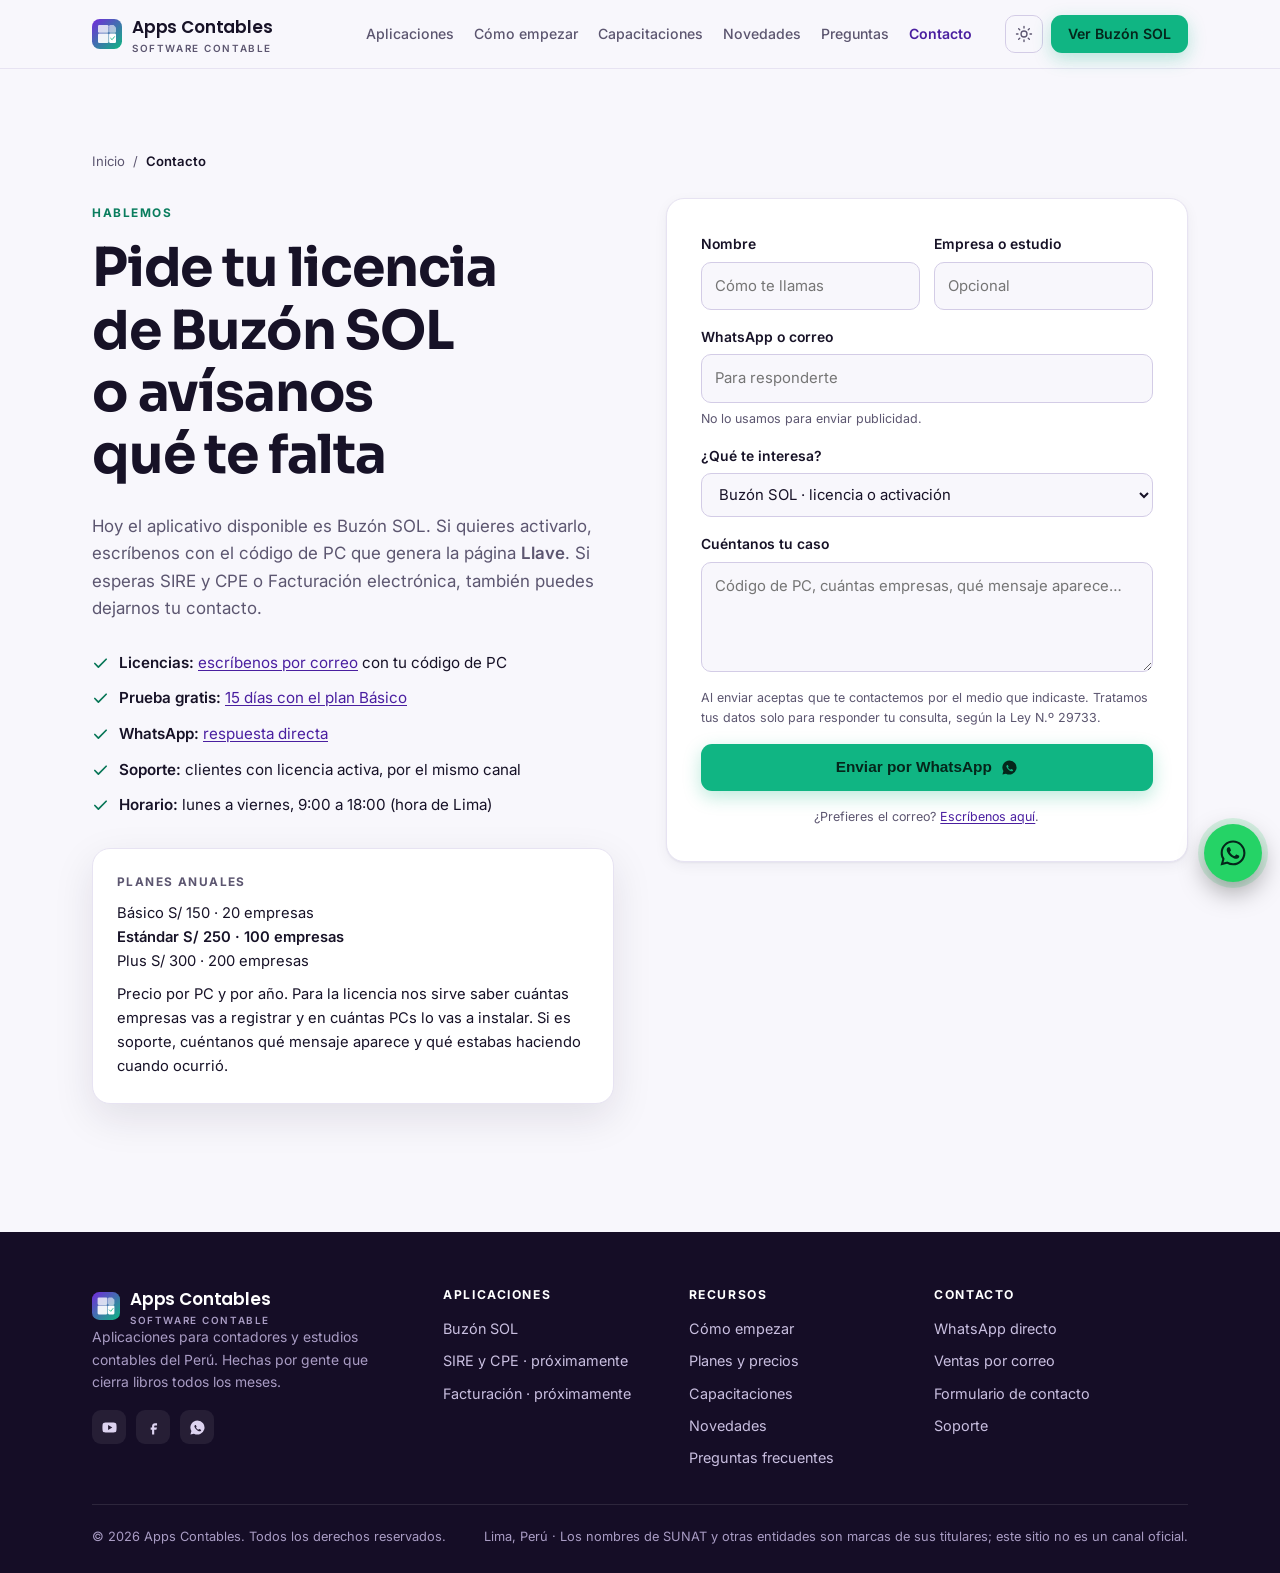
<file: contacto.html>
<!DOCTYPE html>
<html lang="es">
<head>
<meta charset="utf-8" />
<meta name="viewport" content="width=device-width, initial-scale=1" />
<title>Contacto y licencias | Apps Contables</title>
<meta name="description" content="Escríbenos para pedir tu licencia de Buzón SOL o para avisarte cuando salgan SIRE y CPE y Facturación electrónica." />
<link rel="canonical" href="https://appscontables.com/contacto.html" />
<meta name="theme-color" content="#1b1035" />
<meta property="og:type" content="website" />
<meta property="og:locale" content="es_PE" />
<meta property="og:title" content="Contacto y licencias · Apps Contables" />
<meta property="og:description" content="Licencias de Buzón SOL, soporte y avisos de las próximas aplicaciones." />
<meta property="og:url" content="https://appscontables.com/contacto.html" />

<meta property="og:image" content="https://appscontables.com/logo-apps-contables/og-image.png" />

<meta property="og:image:width" content="1200" />

<meta property="og:image:height" content="630" />

<meta property="og:image:alt" content="Apps Contables · Buzón SOL" />
<link rel="icon" href="logo-apps-contables/favicon.svg" type="image/svg+xml" />
<link rel="icon" href="logo-apps-contables/favicon-32.png" sizes="32x32" type="image/png" />
<link rel="apple-touch-icon" href="logo-apps-contables/icono-180.png" />
<link rel="preconnect" href="https://fonts.googleapis.com" />
<link rel="preconnect" href="https://fonts.gstatic.com" crossorigin />
<link href="https://fonts.googleapis.com/css2?family=Inter:wght@400;500;600;700&family=Poppins:wght@600&family=Sora:wght@600;700;800&display=swap" rel="stylesheet" />
<link rel="stylesheet" href="assets/css/estilos.css" />
<script>
  try {
    var t = localStorage.getItem("cp_tema");
    if (t === "dark" || (!t && window.matchMedia("(prefers-color-scheme: dark)").matches)) {
      document.documentElement.setAttribute("data-theme", "dark");
    }
  } catch (e) {}
</script>
</head>
<body>
<a class="skip" href="#main">Saltar al contenido</a>

<header class="topbar">
  <div class="contenedor topbar__in">
    <a class="logo" href="index.html">
      <img class="logo__icono" src="logo-apps-contables/icono-marca.svg" width="30" height="30" alt="" />
      <span>
        <span class="logo__marca">Apps Contables</span>
        <span class="logo__sub">Software contable</span>
      </span>
    </a>

    <nav class="nav" id="nav-principal" aria-label="Navegación principal">
      <a href="index.html#apps">Aplicaciones</a>
      <a href="index.html#como-empezar">Cómo empezar</a>
      <a href="buzon-sol.html#capacitaciones">Capacitaciones</a>
      <a href="novedades.html">Novedades</a>
      <a href="index.html#faq">Preguntas</a>
      <a href="contacto.html" aria-current="page">Contacto</a>
    </nav>

    <div class="topbar__acciones">
      <button class="btn-tema" type="button" aria-label="Cambiar de tema">
        <svg class="ico-sol" width="18" height="18" viewBox="0 0 24 24" fill="none" stroke="currentColor" stroke-width="1.8" stroke-linecap="round" aria-hidden="true">
          <circle cx="12" cy="12" r="4" /><path d="M12 2v2M12 20v2M4.9 4.9l1.4 1.4M17.7 17.7l1.4 1.4M2 12h2M20 12h2M4.9 19.1l1.4-1.4M17.7 6.3l1.4-1.4" />
        </svg>
        <svg class="ico-luna" width="18" height="18" viewBox="0 0 24 24" fill="none" stroke="currentColor" stroke-width="1.8" stroke-linecap="round" aria-hidden="true">
          <path d="M21 12.8A8.5 8.5 0 1 1 11.2 3a7 7 0 0 0 9.8 9.8Z" />
        </svg>
      </button>
      <a class="btn btn--primary btn--sm" href="buzon-sol.html">Ver Buzón SOL</a>
      <button class="btn-menu" type="button" aria-expanded="false" aria-controls="nav-principal" aria-label="Abrir menú">
        <svg width="20" height="20" viewBox="0 0 24 24" fill="none" stroke="currentColor" stroke-width="2" stroke-linecap="round" aria-hidden="true">
          <path d="M4 7h16M4 12h16M4 17h16" />
        </svg>
      </button>
    </div>
  </div>
</header>

<main id="main">

  <section class="seccion seccion--ajustada">
    <div class="contenedor">
      <nav class="miga" aria-label="Ruta de navegación">
        <a href="index.html">Inicio</a>
        <span aria-hidden="true">/</span>
        <span aria-current="page">Contacto</span>
      </nav>

      <div class="dos-columnas" style="margin-top:26px">

        <div>
          <p class="kicker">Hablemos</p>
          <h1>Pide tu licencia de Buzón SOL o avísanos qué te falta</h1>
          <p class="entradilla">
            Hoy el aplicativo disponible es Buzón SOL. Si quieres activarlo, escríbenos
            con el código de PC que genera la página <strong>Llave</strong>. Si esperas
            SIRE y CPE o Facturación electrónica, también puedes dejarnos tu contacto.
          </p>

          <ul class="lista-check" style="margin-top:28px">
            <li>
              <svg width="17" height="17" viewBox="0 0 24 24" fill="none" stroke="currentColor" stroke-width="2.4" stroke-linecap="round" stroke-linejoin="round" aria-hidden="true"><path d="M20 6 9 17l-5-5" /></svg>
              <span><strong>Licencias:</strong> <a href="#" data-correo="Licencia de Buzón SOL">escríbenos por correo</a> con tu código de PC</span>
            </li>
            <li>
              <svg width="17" height="17" viewBox="0 0 24 24" fill="none" stroke="currentColor" stroke-width="2.4" stroke-linecap="round" stroke-linejoin="round" aria-hidden="true"><path d="M20 6 9 17l-5-5" /></svg>
              <span><strong>Prueba gratis:</strong> <a href="prueba.html">15 días con el plan Básico</a></span>
            </li>
            <li>
              <svg width="17" height="17" viewBox="0 0 24 24" fill="none" stroke="currentColor" stroke-width="2.4" stroke-linecap="round" stroke-linejoin="round" aria-hidden="true"><path d="M20 6 9 17l-5-5" /></svg>
              <span><strong>WhatsApp:</strong> <a href="#" data-wa="Hola, quiero información sobre Buzón SOL.">respuesta directa</a></span>
            </li>
            <li>
              <svg width="17" height="17" viewBox="0 0 24 24" fill="none" stroke="currentColor" stroke-width="2.4" stroke-linecap="round" stroke-linejoin="round" aria-hidden="true"><path d="M20 6 9 17l-5-5" /></svg>
              <span><strong>Soporte:</strong> clientes con licencia activa, por el mismo canal</span>
            </li>
            <li>
              <svg width="17" height="17" viewBox="0 0 24 24" fill="none" stroke="currentColor" stroke-width="2.4" stroke-linecap="round" stroke-linejoin="round" aria-hidden="true"><path d="M20 6 9 17l-5-5" /></svg>
              <span><strong>Horario:</strong> lunes a viernes, 9:00 a 18:00 (hora de Lima)</span>
            </li>
          </ul>

          <div class="caja-precio" style="margin-top:30px">
            <p class="caja-precio__titulo">Planes anuales</p>
            <p style="font-size:.92rem;margin-bottom:10px">
              Básico S/ 150 · 20 empresas<br />
              <strong>Estándar S/ 250 · 100 empresas</strong><br />
              Plus S/ 300 · 200 empresas
            </p>
            <p style="font-size:.92rem;margin-bottom:0">
              Precio por PC y por año. Para la licencia nos sirve saber cuántas
              empresas vas a registrar y en cuántas PCs lo vas a instalar. Si es
              soporte, cuéntanos qué mensaje aparece y qué estabas haciendo cuando ocurrió.
            </p>
          </div>
        </div>

        <form class="formulario" id="form-contacto" novalidate>
          <div class="fila-campos">
            <div class="campo">
              <label for="nombre">Nombre</label>
              <input type="text" id="nombre" name="nombre" autocomplete="name" required placeholder="Cómo te llamas" />
            </div>
            <div class="campo">
              <label for="empresa">Empresa o estudio</label>
              <input type="text" id="empresa" name="empresa" autocomplete="organization" placeholder="Opcional" />
            </div>
          </div>

          <div class="campo">
            <label for="contacto">WhatsApp o correo</label>
            <input type="text" id="contacto" name="contacto" required placeholder="Para responderte" />
            <span class="ayuda">No lo usamos para enviar publicidad.</span>
          </div>

          <div class="campo">
            <label for="aplicacion">¿Qué te interesa?</label>
            <select id="aplicacion" name="aplicacion">
              <option>Buzón SOL · licencia o activación</option>
              <option>Buzón SOL · prueba de 15 días</option>
              <option>Buzón SOL · soporte</option>
              <option>SIRE y CPE · avísame cuando salga</option>
              <option>Facturación electrónica · avísame cuando salga</option>
              <option>Capacitación</option>
              <option>Otro</option>
            </select>
          </div>

          <div class="campo">
            <label for="mensaje">Cuéntanos tu caso</label>
            <textarea id="mensaje" name="mensaje" placeholder="Código de PC, cuántas empresas, qué mensaje aparece…"></textarea>
          </div>

          <p class="legal">
            Al enviar aceptas que te contactemos por el medio que indicaste.
            Tratamos tus datos solo para responder tu consulta, según la Ley N.º 29733.
          </p>

          <button class="btn btn--primary btn--bloque" type="submit">
            Enviar por WhatsApp
            <svg width="17" height="17" viewBox="0 0 24 24" fill="currentColor" aria-hidden="true"><path d="M12 2a10 10 0 0 0-8.6 15.1L2 22l5-1.3A10 10 0 1 0 12 2Zm5.3 14.1c-.2.6-1.2 1.2-1.7 1.2-.5.1-1 .1-1.7-.1a10 10 0 0 1-2.8-1.6 11 11 0 0 1-3.1-3.8c-.4-.8-.5-1.5-.3-2 .1-.4.5-.8.7-1 .2-.2.4-.2.6-.2h.4c.2 0 .3 0 .5.4l.7 1.7c.1.2 0 .4-.1.5l-.4.5c-.1.2-.2.3 0 .6.2.4.8 1.3 1.4 1.8.7.6 1.3.8 1.5.9.2.1.4.1.5-.1l.6-.7c.1-.2.3-.2.5-.1l1.6.8c.2.1.4.2.4.3v.5Z" /></svg>
          </button>

          <div class="aviso-form" id="aviso-form" role="status" aria-live="polite"></div>

          <p class="legal" style="text-align:center">
            ¿Prefieres el correo? <a href="#" data-correo="Consulta desde la web">Escríbenos aquí</a>.
          </p>
        </form>

      </div>
    </div>
  </section>

</main>

<footer class="pie">
  <div class="contenedor">
    <div class="pie__rejilla">
      <div class="pie__marca">
        <a class="logo" href="index.html">
          <img class="logo__icono" src="logo-apps-contables/icono-marca.svg" width="28" height="28" alt="" />
          <span>
            <span class="logo__marca">Apps Contables</span>
            <span class="logo__sub">Software contable</span>
          </span>
        </a>
        <p>Aplicaciones para contadores y estudios contables del Perú. Hechas por gente que cierra libros todos los meses.</p>
        <div class="pie__redes">
          <a href="https://www.youtube.com/@AppsContables" target="_blank" rel="noopener" aria-label="YouTube"><svg width="17" height="17" viewBox="0 0 24 24" fill="currentColor" aria-hidden="true"><path d="M21.6 7.2a2.8 2.8 0 0 0-2-2C17.9 4.8 12 4.8 12 4.8s-5.9 0-7.6.4a2.8 2.8 0 0 0-2 2A29 29 0 0 0 2 12a29 29 0 0 0 .4 4.8 2.8 2.8 0 0 0 2 2c1.7.4 7.6.4 7.6.4s5.9 0 7.6-.4a2.8 2.8 0 0 0 2-2A29 29 0 0 0 22 12a29 29 0 0 0-.4-4.8ZM10 15.5v-7l6 3.5-6 3.5Z" /></svg></a>
          <a href="https://www.facebook.com/people/Apps-Contables/61596021934057/" target="_blank" rel="noopener" aria-label="Facebook"><svg width="17" height="17" viewBox="0 0 24 24" fill="currentColor" aria-hidden="true"><path d="M14 9h3V6h-3c-2.2 0-4 1.8-4 4v2H8v3h2v7h3v-7h3l1-3h-4v-2c0-.6.4-1 1-1Z" /></svg></a>
          <a href="#" data-wa="Hola, vengo desde la web." aria-label="WhatsApp"><svg width="17" height="17" viewBox="0 0 24 24" fill="currentColor" aria-hidden="true"><path d="M12 2a10 10 0 0 0-8.6 15.1L2 22l5-1.3A10 10 0 1 0 12 2Zm5.3 14.1c-.2.6-1.2 1.2-1.7 1.2-.5.1-1 .1-1.7-.1a10 10 0 0 1-2.8-1.6 11 11 0 0 1-3.1-3.8c-.4-.8-.5-1.5-.3-2 .1-.4.5-.8.7-1 .2-.2.4-.2.6-.2h.4c.2 0 .3 0 .5.4l.7 1.7c.1.2 0 .4-.1.5l-.4.5c-.1.2-.2.3 0 .6.2.4.8 1.3 1.4 1.8.7.6 1.3.8 1.5.9.2.1.4.1.5-.1l.6-.7c.1-.2.3-.2.5-.1l1.6.8c.2.1.4.2.4.3v.5Z" /></svg></a>
        </div>
      </div>

      <div>
        <h2 class="pie__titulo">Aplicaciones</h2>
        <ul>
          <li><a href="buzon-sol.html">Buzón SOL</a></li>
          <li><a href="sire-cpe.html">SIRE y CPE · próximamente</a></li>
          <li><a href="facturacion-electronica.html">Facturación · próximamente</a></li>
        </ul>
      </div>

      <div>
        <h2 class="pie__titulo">Recursos</h2>
        <ul>
          <li><a href="index.html#como-empezar">Cómo empezar</a></li>
          <li><a href="index.html#planes">Planes y precios</a></li>
          <li><a href="buzon-sol.html#capacitaciones">Capacitaciones</a></li>
          <li><a href="novedades.html">Novedades</a></li>
          <li><a href="index.html#faq">Preguntas frecuentes</a></li>
        </ul>
      </div>

      <div>
        <h2 class="pie__titulo">Contacto</h2>
        <ul>
          <li><a href="#" data-wa="Hola, quiero información sobre las aplicaciones.">WhatsApp directo</a></li>
          <li><a href="#" data-correo="Consulta desde la web">Ventas por correo</a></li>
          <li><a href="contacto.html">Formulario de contacto</a></li>
          <li><a href="contacto.html">Soporte</a></li>
        </ul>
      </div>
    </div>

    <div class="pie__legal">
      <span>© <span data-anio>2026</span> Apps Contables. Todos los derechos reservados.</span>
      <span>Lima, Perú · Los nombres de SUNAT y otras entidades son marcas de sus titulares; este sitio no es un canal oficial.</span>
    </div>
  </div>
</footer>

<script src="assets/js/sitio.js"></script>
</body>
</html>
</file>
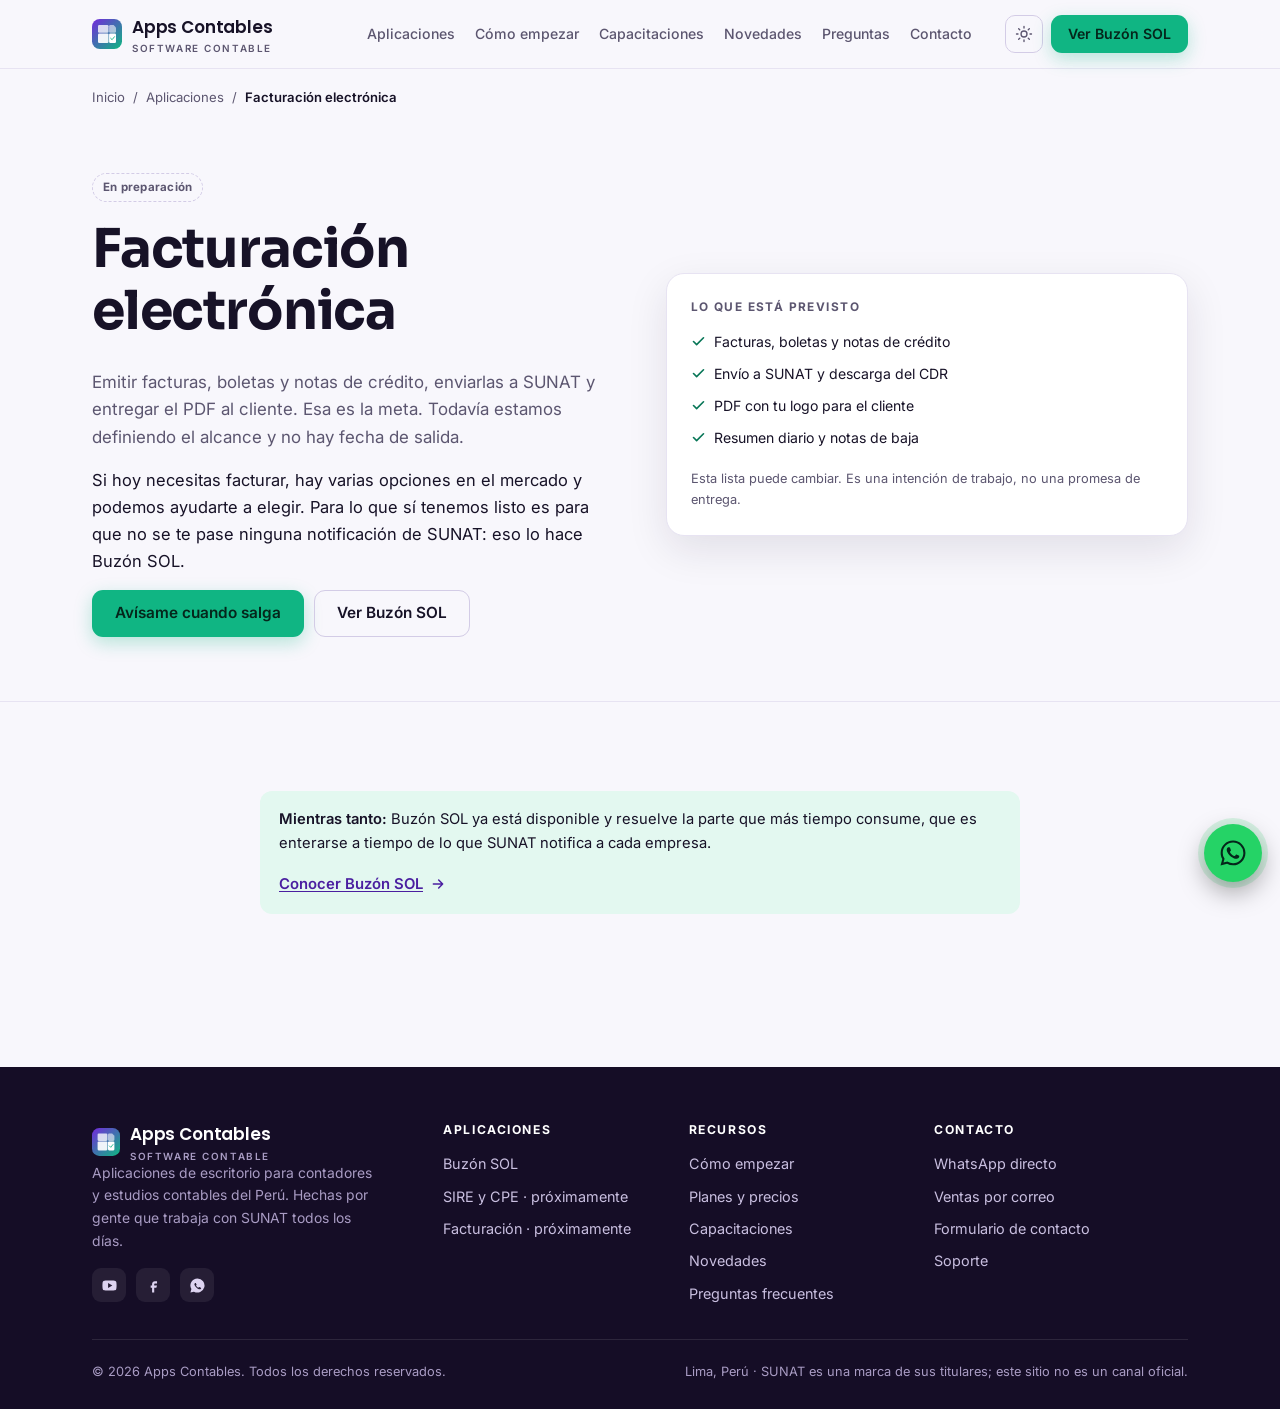
<file: facturacion-electronica.html>
<!DOCTYPE html>
<html lang="es">
<head>
<meta charset="utf-8" />
<meta name="viewport" content="width=device-width, initial-scale=1" />
<title>Facturación electrónica · En preparación | Apps Contables</title>
<meta name="description" content="La aplicación de facturación electrónica está en preparación. Déjanos tu contacto y te avisamos cuando haya una versión para probar." />
<meta name="robots" content="noindex, follow" />
<link rel="canonical" href="https://appscontables.com/facturacion-electronica.html" />
<meta name="theme-color" content="#1b1035" />
<meta property="og:type" content="website" />
<meta property="og:locale" content="es_PE" />
<meta property="og:title" content="Facturación electrónica · En preparación" />
<meta property="og:description" content="Estamos trabajando en una aplicación para emitir comprobantes con envío a SUNAT." />
<meta property="og:url" content="https://appscontables.com/facturacion-electronica.html" />

<meta property="og:image" content="https://appscontables.com/logo-apps-contables/og-image.png" />

<meta property="og:image:width" content="1200" />

<meta property="og:image:height" content="630" />

<meta property="og:image:alt" content="Apps Contables · Buzón SOL" />
<link rel="icon" href="logo-apps-contables/favicon.svg" type="image/svg+xml" />
<link rel="icon" href="logo-apps-contables/favicon-32.png" sizes="32x32" type="image/png" />
<link rel="apple-touch-icon" href="logo-apps-contables/icono-180.png" />
<link rel="preconnect" href="https://fonts.googleapis.com" />
<link rel="preconnect" href="https://fonts.gstatic.com" crossorigin />
<link href="https://fonts.googleapis.com/css2?family=Inter:wght@400;500;600;700&family=Poppins:wght@600&family=Sora:wght@600;700;800&display=swap" rel="stylesheet" />
<link rel="stylesheet" href="assets/css/estilos.css" />
<script>
  try {
    var t = localStorage.getItem("cp_tema");
    if (t === "dark" || (!t && window.matchMedia("(prefers-color-scheme: dark)").matches)) {
      document.documentElement.setAttribute("data-theme", "dark");
    }
  } catch (e) {}
</script>
</head>
<body>
<a class="skip" href="#main">Saltar al contenido</a>

<header class="topbar">
  <div class="contenedor topbar__in">
    <a class="logo" href="index.html">
      <img class="logo__icono" src="logo-apps-contables/icono-marca.svg" width="30" height="30" alt="" />
      <span>
        <span class="logo__marca">Apps Contables</span>
        <span class="logo__sub">Software contable</span>
      </span>
    </a>

    <nav class="nav" id="nav-principal" aria-label="Navegación principal">
      <a href="index.html#apps">Aplicaciones</a>
      <a href="index.html#como-empezar">Cómo empezar</a>
      <a href="buzon-sol.html#capacitaciones">Capacitaciones</a>
      <a href="novedades.html">Novedades</a>
      <a href="index.html#faq">Preguntas</a>
      <a href="contacto.html">Contacto</a>
    </nav>

    <div class="topbar__acciones">
      <button class="btn-tema" type="button" aria-label="Cambiar de tema">
        <svg class="ico-sol" width="18" height="18" viewBox="0 0 24 24" fill="none" stroke="currentColor" stroke-width="1.8" stroke-linecap="round" aria-hidden="true">
          <circle cx="12" cy="12" r="4" /><path d="M12 2v2M12 20v2M4.9 4.9l1.4 1.4M17.7 17.7l1.4 1.4M2 12h2M20 12h2M4.9 19.1l1.4-1.4M17.7 6.3l1.4-1.4" />
        </svg>
        <svg class="ico-luna" width="18" height="18" viewBox="0 0 24 24" fill="none" stroke="currentColor" stroke-width="1.8" stroke-linecap="round" aria-hidden="true">
          <path d="M21 12.8A8.5 8.5 0 1 1 11.2 3a7 7 0 0 0 9.8 9.8Z" />
        </svg>
      </button>
      <a class="btn btn--primary btn--sm" href="buzon-sol.html">Ver Buzón SOL</a>
      <button class="btn-menu" type="button" aria-expanded="false" aria-controls="nav-principal" aria-label="Abrir menú">
        <svg width="20" height="20" viewBox="0 0 24 24" fill="none" stroke="currentColor" stroke-width="2" stroke-linecap="round" aria-hidden="true">
          <path d="M4 7h16M4 12h16M4 17h16" />
        </svg>
      </button>
    </div>
  </div>
</header>

<main id="main">

  <div class="contenedor">
    <nav class="miga" aria-label="Ruta de navegación">
      <a href="index.html">Inicio</a>
      <span aria-hidden="true">/</span>
      <a href="index.html#apps">Aplicaciones</a>
      <span aria-hidden="true">/</span>
      <span aria-current="page">Facturación electrónica</span>
    </nav>
  </div>

  <section class="seccion seccion--ajustada">
    <div class="contenedor dos-columnas" style="align-items:center">
      <div>
        <span class="insignia insignia--proxima">En preparación</span>
        <h1 style="margin-top:16px">Facturación electrónica</h1>
        <p class="entradilla">
          Emitir facturas, boletas y notas de crédito, enviarlas a SUNAT y
          entregar el PDF al cliente. Esa es la meta. Todavía estamos definiendo
          el alcance y no hay fecha de salida.
        </p>
        <p>
          Si hoy necesitas facturar, hay varias opciones en el mercado y podemos
          ayudarte a elegir. Para lo que sí tenemos listo es para que no se te
          pase ninguna notificación de SUNAT: eso lo hace Buzón SOL.
        </p>
        <div class="hero-app__acciones">
          <a class="btn btn--primary" href="#" data-wa="Hola, me interesa la facturación electrónica. Avísenme cuando esté disponible.">Avísame cuando salga</a>
          <a class="btn btn--ghost" href="buzon-sol.html">Ver Buzón SOL</a>
        </div>
      </div>

      <div class="caja-precio">
        <p class="caja-precio__titulo">Lo que está previsto</p>
        <ul style="margin-top:14px">
          <li><svg width="15" height="15" viewBox="0 0 24 24" fill="none" stroke="currentColor" stroke-width="2.6" stroke-linecap="round" stroke-linejoin="round"><path d="M20 6 9 17l-5-5" /></svg> Facturas, boletas y notas de crédito</li>
          <li><svg width="15" height="15" viewBox="0 0 24 24" fill="none" stroke="currentColor" stroke-width="2.6" stroke-linecap="round" stroke-linejoin="round"><path d="M20 6 9 17l-5-5" /></svg> Envío a SUNAT y descarga del CDR</li>
          <li><svg width="15" height="15" viewBox="0 0 24 24" fill="none" stroke="currentColor" stroke-width="2.6" stroke-linecap="round" stroke-linejoin="round"><path d="M20 6 9 17l-5-5" /></svg> PDF con tu logo para el cliente</li>
          <li><svg width="15" height="15" viewBox="0 0 24 24" fill="none" stroke="currentColor" stroke-width="2.6" stroke-linecap="round" stroke-linejoin="round"><path d="M20 6 9 17l-5-5" /></svg> Resumen diario y notas de baja</li>
        </ul>
        <p style="font-size:.8rem;color:var(--mut);margin:14px 0 0">
          Esta lista puede cambiar. Es una intención de trabajo, no una promesa de entrega.
        </p>
      </div>
    </div>
  </section>

  <section class="seccion seccion--linea">
    <div class="contenedor">
      <div class="aviso aviso--acento" style="max-width:760px;margin:0 auto">
        <p>
          <strong>Mientras tanto:</strong> Buzón SOL ya está disponible y resuelve la
          parte que más tiempo consume, que es enterarse a tiempo de lo que SUNAT
          notifica a cada empresa.
        </p>
        <p style="margin-top:12px">
          <a class="enlace-flecha" href="buzon-sol.html">Conocer Buzón SOL
            <svg width="16" height="16" viewBox="0 0 24 24" fill="none" stroke="currentColor" stroke-width="2.2" stroke-linecap="round" stroke-linejoin="round" aria-hidden="true"><path d="M5 12h14M13 6l6 6-6 6" /></svg>
          </a>
        </p>
      </div>
    </div>
  </section>

</main>

<footer class="pie">
  <div class="contenedor">
    <div class="pie__rejilla">
      <div class="pie__marca">
        <a class="logo" href="index.html">
          <img class="logo__icono" src="logo-apps-contables/icono-marca.svg" width="28" height="28" alt="" />
          <span>
            <span class="logo__marca">Apps Contables</span>
            <span class="logo__sub">Software contable</span>
          </span>
        </a>
        <p>Aplicaciones de escritorio para contadores y estudios contables del Perú. Hechas por gente que trabaja con SUNAT todos los días.</p>
        <div class="pie__redes">
          <a href="https://www.youtube.com/@AppsContables" target="_blank" rel="noopener" aria-label="YouTube"><svg width="17" height="17" viewBox="0 0 24 24" fill="currentColor" aria-hidden="true"><path d="M21.6 7.2a2.8 2.8 0 0 0-2-2C17.9 4.8 12 4.8 12 4.8s-5.9 0-7.6.4a2.8 2.8 0 0 0-2 2A29 29 0 0 0 2 12a29 29 0 0 0 .4 4.8 2.8 2.8 0 0 0 2 2c1.7.4 7.6.4 7.6.4s5.9 0 7.6-.4a2.8 2.8 0 0 0 2-2A29 29 0 0 0 22 12a29 29 0 0 0-.4-4.8ZM10 15.5v-7l6 3.5-6 3.5Z" /></svg></a>
          <a href="https://www.facebook.com/people/Apps-Contables/61596021934057/" target="_blank" rel="noopener" aria-label="Facebook"><svg width="17" height="17" viewBox="0 0 24 24" fill="currentColor" aria-hidden="true"><path d="M14 9h3V6h-3c-2.2 0-4 1.8-4 4v2H8v3h2v7h3v-7h3l1-3h-4v-2c0-.6.4-1 1-1Z" /></svg></a>
          <a href="#" data-wa="Hola, vengo desde la web." aria-label="WhatsApp"><svg width="17" height="17" viewBox="0 0 24 24" fill="currentColor" aria-hidden="true"><path d="M12 2a10 10 0 0 0-8.6 15.1L2 22l5-1.3A10 10 0 1 0 12 2Zm5.3 14.1c-.2.6-1.2 1.2-1.7 1.2-.5.1-1 .1-1.7-.1a10 10 0 0 1-2.8-1.6 11 11 0 0 1-3.1-3.8c-.4-.8-.5-1.5-.3-2 .1-.4.5-.8.7-1 .2-.2.4-.2.6-.2h.4c.2 0 .3 0 .5.4l.7 1.7c.1.2 0 .4-.1.5l-.4.5c-.1.2-.2.3 0 .6.2.4.8 1.3 1.4 1.8.7.6 1.3.8 1.5.9.2.1.4.1.5-.1l.6-.7c.1-.2.3-.2.5-.1l1.6.8c.2.1.4.2.4.3v.5Z" /></svg></a>
        </div>
      </div>

      <div>
        <h2 class="pie__titulo">Aplicaciones</h2>
        <ul>
          <li><a href="buzon-sol.html">Buzón SOL</a></li>
          <li><a href="sire-cpe.html">SIRE y CPE · próximamente</a></li>
          <li><a href="facturacion-electronica.html">Facturación · próximamente</a></li>
        </ul>
      </div>

      <div>
        <h2 class="pie__titulo">Recursos</h2>
        <ul>
          <li><a href="index.html#como-empezar">Cómo empezar</a></li>
          <li><a href="index.html#planes">Planes y precios</a></li>
          <li><a href="buzon-sol.html#capacitaciones">Capacitaciones</a></li>
          <li><a href="novedades.html">Novedades</a></li>
          <li><a href="index.html#faq">Preguntas frecuentes</a></li>
        </ul>
      </div>

      <div>
        <h2 class="pie__titulo">Contacto</h2>
        <ul>
          <li><a href="#" data-wa="Hola, quiero información sobre Buzón SOL.">WhatsApp directo</a></li>
          <li><a href="#" data-correo="Consulta desde la web">Ventas por correo</a></li>
          <li><a href="contacto.html">Formulario de contacto</a></li>
          <li><a href="contacto.html">Soporte</a></li>
        </ul>
      </div>
    </div>

    <div class="pie__legal">
      <span>© <span data-anio>2026</span> Apps Contables. Todos los derechos reservados.</span>
      <span>Lima, Perú · SUNAT es una marca de sus titulares; este sitio no es un canal oficial.</span>
    </div>
  </div>
</footer>

<script src="assets/js/sitio.js"></script>
</body>
</html>
</file>
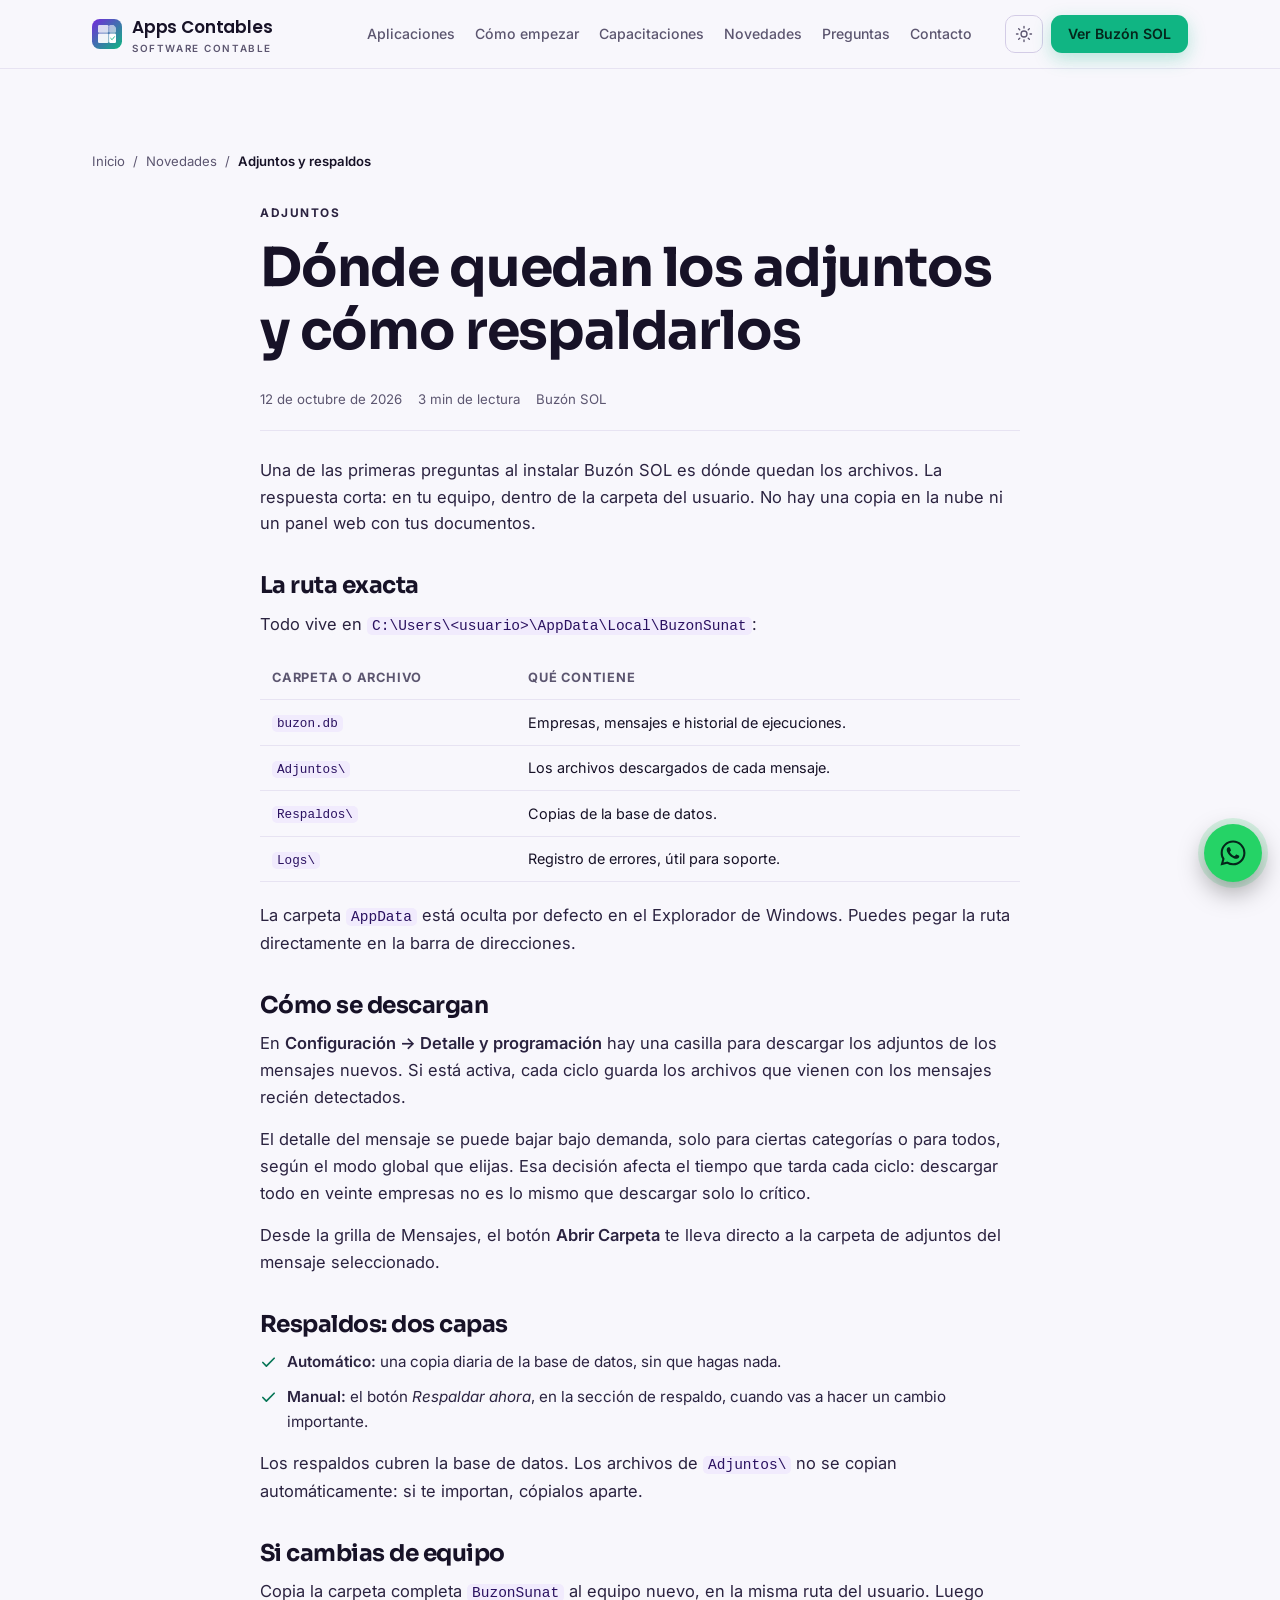
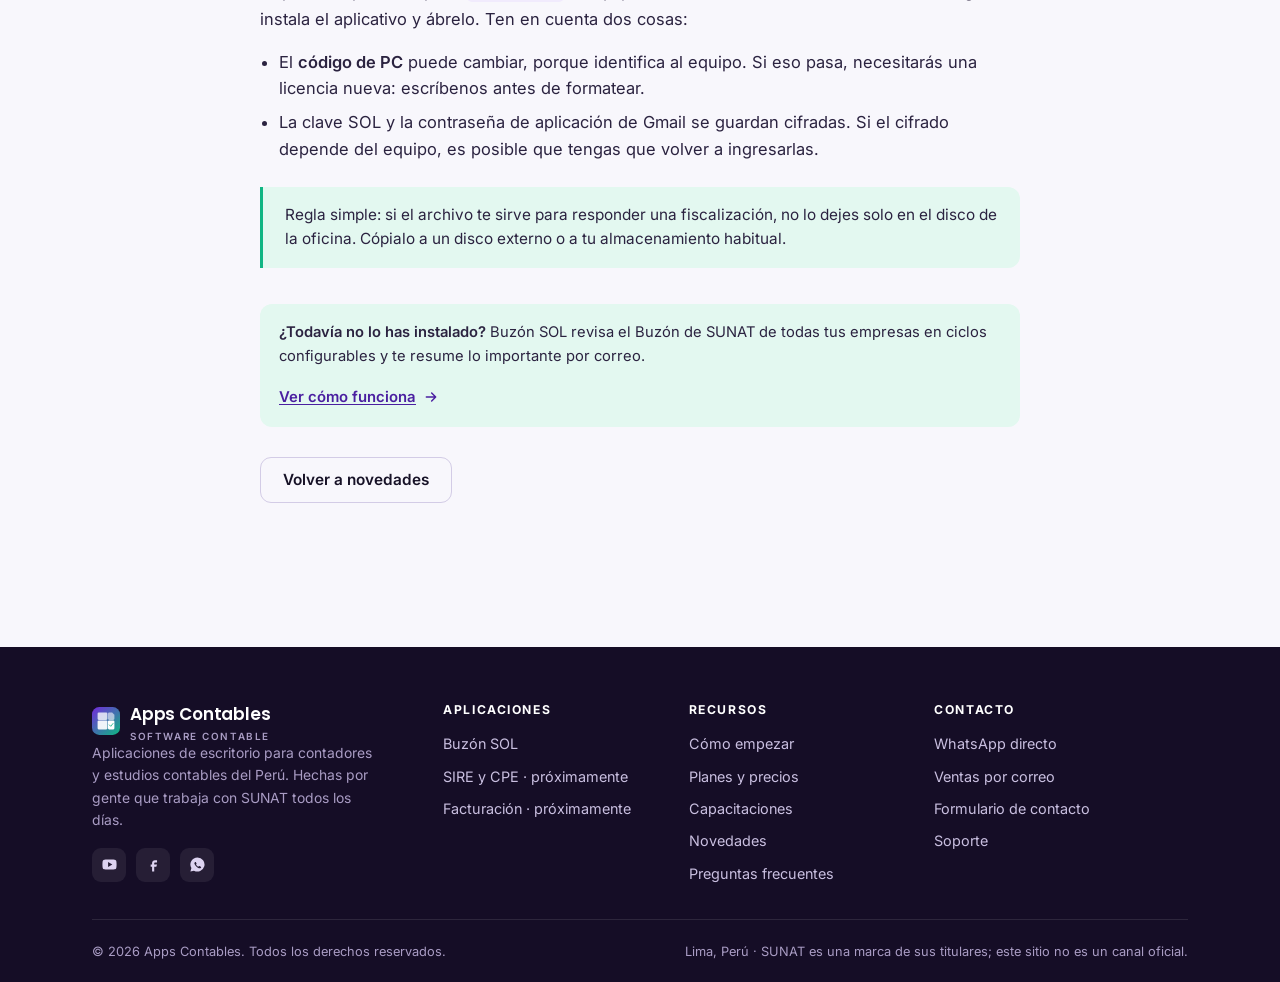
<file: novedad-adjuntos.html>
<!DOCTYPE html>
<html lang="es">
<head>
<meta charset="utf-8" />
<meta name="viewport" content="width=device-width, initial-scale=1" />
<title>Dónde quedan los adjuntos y cómo respaldarlos</title>
<meta name="description" content="Buzón SOL guarda los adjuntos de SUNAT en una carpeta local. Te explicamos la ruta, los respaldos automáticos y qué copiar si cambias de equipo." />
<link rel="canonical" href="https://appscontables.com/novedad-adjuntos.html" />
<meta name="theme-color" content="#1b1035" />
<meta property="og:type" content="article" />
<meta property="og:locale" content="es_PE" />
<meta property="og:title" content="Dónde quedan los adjuntos y cómo respaldarlos" />
<meta property="og:description" content="Buzón SOL guarda los adjuntos de SUNAT en una carpeta local. Te explicamos la ruta, los respaldos automáticos y qué copiar si cambias de equipo." />
<meta property="og:url" content="https://appscontables.com/novedad-adjuntos.html" />

<meta property="og:image" content="https://appscontables.com/logo-apps-contables/og-image.png" />

<meta property="og:image:width" content="1200" />

<meta property="og:image:height" content="630" />

<meta property="og:image:alt" content="Apps Contables · Buzón SOL" />
<link rel="icon" href="logo-apps-contables/favicon.svg" type="image/svg+xml" />
<link rel="icon" href="logo-apps-contables/favicon-32.png" sizes="32x32" type="image/png" />
<link rel="apple-touch-icon" href="logo-apps-contables/icono-180.png" />
<link rel="preconnect" href="https://fonts.googleapis.com" />
<link rel="preconnect" href="https://fonts.gstatic.com" crossorigin />
<link href="https://fonts.googleapis.com/css2?family=Inter:wght@400;500;600;700&family=Poppins:wght@600&family=Sora:wght@600;700;800&display=swap" rel="stylesheet" />
<link rel="stylesheet" href="assets/css/estilos.css" />
<script>
  try {
    var t = localStorage.getItem("cp_tema");
    if (t === "dark" || (!t && window.matchMedia("(prefers-color-scheme: dark)").matches)) {
      document.documentElement.setAttribute("data-theme", "dark");
    }
  } catch (e) {}
</script>
</head>
<body>
<a class="skip" href="#main">Saltar al contenido</a>

<header class="topbar">
  <div class="contenedor topbar__in">
    <a class="logo" href="index.html">
      <img class="logo__icono" src="logo-apps-contables/icono-marca.svg" width="30" height="30" alt="" />
      <span>
        <span class="logo__marca">Apps Contables</span>
        <span class="logo__sub">Software contable</span>
      </span>
    </a>

    <nav class="nav" id="nav-principal" aria-label="Navegación principal">
      <a href="index.html#apps">Aplicaciones</a>
      <a href="index.html#como-empezar">Cómo empezar</a>
      <a href="buzon-sol.html#capacitaciones">Capacitaciones</a>
      <a href="novedades.html">Novedades</a>
      <a href="index.html#faq">Preguntas</a>
      <a href="contacto.html">Contacto</a>
    </nav>

    <div class="topbar__acciones">
      <button class="btn-tema" type="button" aria-label="Cambiar de tema">
        <svg class="ico-sol" width="18" height="18" viewBox="0 0 24 24" fill="none" stroke="currentColor" stroke-width="1.8" stroke-linecap="round" aria-hidden="true">
          <circle cx="12" cy="12" r="4" /><path d="M12 2v2M12 20v2M4.9 4.9l1.4 1.4M17.7 17.7l1.4 1.4M2 12h2M20 12h2M4.9 19.1l1.4-1.4M17.7 6.3l1.4-1.4" />
        </svg>
        <svg class="ico-luna" width="18" height="18" viewBox="0 0 24 24" fill="none" stroke="currentColor" stroke-width="1.8" stroke-linecap="round" aria-hidden="true">
          <path d="M21 12.8A8.5 8.5 0 1 1 11.2 3a7 7 0 0 0 9.8 9.8Z" />
        </svg>
      </button>
      <a class="btn btn--primary btn--sm" href="buzon-sol.html">Ver Buzón SOL</a>
      <button class="btn-menu" type="button" aria-expanded="false" aria-controls="nav-principal" aria-label="Abrir menú">
        <svg width="20" height="20" viewBox="0 0 24 24" fill="none" stroke="currentColor" stroke-width="2" stroke-linecap="round" aria-hidden="true">
          <path d="M4 7h16M4 12h16M4 17h16" />
        </svg>
      </button>
    </div>
  </div>
</header>

<main id="main">

  <section class="seccion seccion--ajustada">
    <div class="contenedor">
      <nav class="miga" aria-label="Ruta de navegación">
        <a href="index.html">Inicio</a>
        <span aria-hidden="true">/</span>
        <a href="novedades.html">Novedades</a>
        <span aria-hidden="true">/</span>
        <span aria-current="page">Adjuntos y respaldos</span>
      </nav>

      <article class="articulo" style="margin-top:26px">
        <p class="kicker">Adjuntos</p>
        <h1>Dónde quedan los adjuntos y cómo respaldarlos</h1>
        <div class="articulo__meta">
          <span><time datetime="2026-10-12">12 de octubre de 2026</time></span>
          <span>3 min de lectura</span>
          <span>Buzón SOL</span>
        </div>

        <p>
          Una de las primeras preguntas al instalar Buzón SOL es dónde quedan los
          archivos. La respuesta corta: en tu equipo, dentro de la carpeta del
          usuario. No hay una copia en la nube ni un panel web con tus documentos.
        </p>

        <h2>La ruta exacta</h2>
        <p>Todo vive en <code>C:\Users\&lt;usuario&gt;\AppData\Local\BuzonSunat</code>:</p>
        <table>
          <thead>
            <tr>
              <th>Carpeta o archivo</th>
              <th>Qué contiene</th>
            </tr>
          </thead>
          <tbody>
            <tr>
              <td><code>buzon.db</code></td>
              <td>Empresas, mensajes e historial de ejecuciones.</td>
            </tr>
            <tr>
              <td><code>Adjuntos\</code></td>
              <td>Los archivos descargados de cada mensaje.</td>
            </tr>
            <tr>
              <td><code>Respaldos\</code></td>
              <td>Copias de la base de datos.</td>
            </tr>
            <tr>
              <td><code>Logs\</code></td>
              <td>Registro de errores, útil para soporte.</td>
            </tr>
          </tbody>
        </table>
        <p>
          La carpeta <code>AppData</code> está oculta por defecto en el Explorador
          de Windows. Puedes pegar la ruta directamente en la barra de direcciones.
        </p>

        <h2>Cómo se descargan</h2>
        <p>
          En <strong>Configuración → Detalle y programación</strong> hay una casilla
          para descargar los adjuntos de los mensajes nuevos. Si está activa, cada
          ciclo guarda los archivos que vienen con los mensajes recién detectados.
        </p>
        <p>
          El detalle del mensaje se puede bajar bajo demanda, solo para ciertas
          categorías o para todos, según el modo global que elijas. Esa decisión
          afecta el tiempo que tarda cada ciclo: descargar todo en veinte empresas
          no es lo mismo que descargar solo lo crítico.
        </p>
        <p>
          Desde la grilla de Mensajes, el botón <strong>Abrir Carpeta</strong> te
          lleva directo a la carpeta de adjuntos del mensaje seleccionado.
        </p>

        <h2>Respaldos: dos capas</h2>
        <ul class="lista-check">
          <li><svg width="17" height="17" viewBox="0 0 24 24" fill="none" stroke="currentColor" stroke-width="2.4" stroke-linecap="round" stroke-linejoin="round"><path d="M20 6 9 17l-5-5" /></svg> <strong>Automático:</strong> una copia diaria de la base de datos, sin que hagas nada.</li>
          <li><svg width="17" height="17" viewBox="0 0 24 24" fill="none" stroke="currentColor" stroke-width="2.4" stroke-linecap="round" stroke-linejoin="round"><path d="M20 6 9 17l-5-5" /></svg> <strong>Manual:</strong> el botón <em>Respaldar ahora</em>, en la sección de respaldo, cuando vas a hacer un cambio importante.</li>
        </ul>
        <p>
          Los respaldos cubren la base de datos. Los archivos de <code>Adjuntos\</code>
          no se copian automáticamente: si te importan, cópialos aparte.
        </p>

        <h2>Si cambias de equipo</h2>
        <p>
          Copia la carpeta completa <code>BuzonSunat</code> al equipo nuevo, en la
          misma ruta del usuario. Luego instala el aplicativo y ábrelo. Ten en
          cuenta dos cosas:
        </p>
        <ul>
          <li>El <strong>código de PC</strong> puede cambiar, porque identifica al equipo. Si eso pasa, necesitarás una licencia nueva: escríbenos antes de formatear.</li>
          <li>La clave SOL y la contraseña de aplicación de Gmail se guardan cifradas. Si el cifrado depende del equipo, es posible que tengas que volver a ingresarlas.</li>
        </ul>

        <blockquote>
          <p>
            Regla simple: si el archivo te sirve para responder una fiscalización,
            no lo dejes solo en el disco de la oficina. Cópialo a un disco externo
            o a tu almacenamiento habitual.
          </p>
        </blockquote>

        <div class="aviso aviso--acento" style="margin-top:36px">
          <p><strong>¿Todavía no lo has instalado?</strong> Buzón SOL revisa el Buzón de SUNAT de todas tus empresas en ciclos configurables y te resume lo importante por correo.</p>
          <p style="margin-top:12px">
            <a class="enlace-flecha" href="buzon-sol.html">Ver cómo funciona
              <svg width="16" height="16" viewBox="0 0 24 24" fill="none" stroke="currentColor" stroke-width="2.2" stroke-linecap="round" stroke-linejoin="round" aria-hidden="true"><path d="M5 12h14M13 6l6 6-6 6" /></svg>
            </a>
          </p>
        </div>

        <p style="margin-top:30px">
          <a class="btn btn--ghost" href="novedades.html">Volver a novedades</a>
        </p>
      </article>
    </div>
  </section>
</main>

<footer class="pie">
  <div class="contenedor">
    <div class="pie__rejilla">
      <div class="pie__marca">
        <a class="logo" href="index.html">
          <img class="logo__icono" src="logo-apps-contables/icono-marca.svg" width="28" height="28" alt="" />
          <span>
            <span class="logo__marca">Apps Contables</span>
            <span class="logo__sub">Software contable</span>
          </span>
        </a>
        <p>Aplicaciones de escritorio para contadores y estudios contables del Perú. Hechas por gente que trabaja con SUNAT todos los días.</p>
        <div class="pie__redes">
          <a href="https://www.youtube.com/@AppsContables" target="_blank" rel="noopener" aria-label="YouTube"><svg width="17" height="17" viewBox="0 0 24 24" fill="currentColor" aria-hidden="true"><path d="M21.6 7.2a2.8 2.8 0 0 0-2-2C17.9 4.8 12 4.8 12 4.8s-5.9 0-7.6.4a2.8 2.8 0 0 0-2 2A29 29 0 0 0 2 12a29 29 0 0 0 .4 4.8 2.8 2.8 0 0 0 2 2c1.7.4 7.6.4 7.6.4s5.9 0 7.6-.4a2.8 2.8 0 0 0 2-2A29 29 0 0 0 22 12a29 29 0 0 0-.4-4.8ZM10 15.5v-7l6 3.5-6 3.5Z" /></svg></a>
          <a href="https://www.facebook.com/people/Apps-Contables/61596021934057/" target="_blank" rel="noopener" aria-label="Facebook"><svg width="17" height="17" viewBox="0 0 24 24" fill="currentColor" aria-hidden="true"><path d="M14 9h3V6h-3c-2.2 0-4 1.8-4 4v2H8v3h2v7h3v-7h3l1-3h-4v-2c0-.6.4-1 1-1Z" /></svg></a>
          <a href="#" data-wa="Hola, vengo desde la web." aria-label="WhatsApp"><svg width="17" height="17" viewBox="0 0 24 24" fill="currentColor" aria-hidden="true"><path d="M12 2a10 10 0 0 0-8.6 15.1L2 22l5-1.3A10 10 0 1 0 12 2Zm5.3 14.1c-.2.6-1.2 1.2-1.7 1.2-.5.1-1 .1-1.7-.1a10 10 0 0 1-2.8-1.6 11 11 0 0 1-3.1-3.8c-.4-.8-.5-1.5-.3-2 .1-.4.5-.8.7-1 .2-.2.4-.2.6-.2h.4c.2 0 .3 0 .5.4l.7 1.7c.1.2 0 .4-.1.5l-.4.5c-.1.2-.2.3 0 .6.2.4.8 1.3 1.4 1.8.7.6 1.3.8 1.5.9.2.1.4.1.5-.1l.6-.7c.1-.2.3-.2.5-.1l1.6.8c.2.1.4.2.4.3v.5Z" /></svg></a>
        </div>
      </div>

      <div>
        <h2 class="pie__titulo">Aplicaciones</h2>
        <ul>
          <li><a href="buzon-sol.html">Buzón SOL</a></li>
          <li><a href="sire-cpe.html">SIRE y CPE · próximamente</a></li>
          <li><a href="facturacion-electronica.html">Facturación · próximamente</a></li>
        </ul>
      </div>

      <div>
        <h2 class="pie__titulo">Recursos</h2>
        <ul>
          <li><a href="index.html#como-empezar">Cómo empezar</a></li>
          <li><a href="index.html#planes">Planes y precios</a></li>
          <li><a href="buzon-sol.html#capacitaciones">Capacitaciones</a></li>
          <li><a href="novedades.html">Novedades</a></li>
          <li><a href="index.html#faq">Preguntas frecuentes</a></li>
        </ul>
      </div>

      <div>
        <h2 class="pie__titulo">Contacto</h2>
        <ul>
          <li><a href="#" data-wa="Hola, quiero información sobre Buzón SOL.">WhatsApp directo</a></li>
          <li><a href="#" data-correo="Consulta desde la web">Ventas por correo</a></li>
          <li><a href="contacto.html">Formulario de contacto</a></li>
          <li><a href="contacto.html">Soporte</a></li>
        </ul>
      </div>
    </div>

    <div class="pie__legal">
      <span>© <span data-anio>2026</span> Apps Contables. Todos los derechos reservados.</span>
      <span>Lima, Perú · SUNAT es una marca de sus titulares; este sitio no es un canal oficial.</span>
    </div>
  </div>
</footer>

<script src="assets/js/sitio.js"></script>
</body>
</html>
</file>
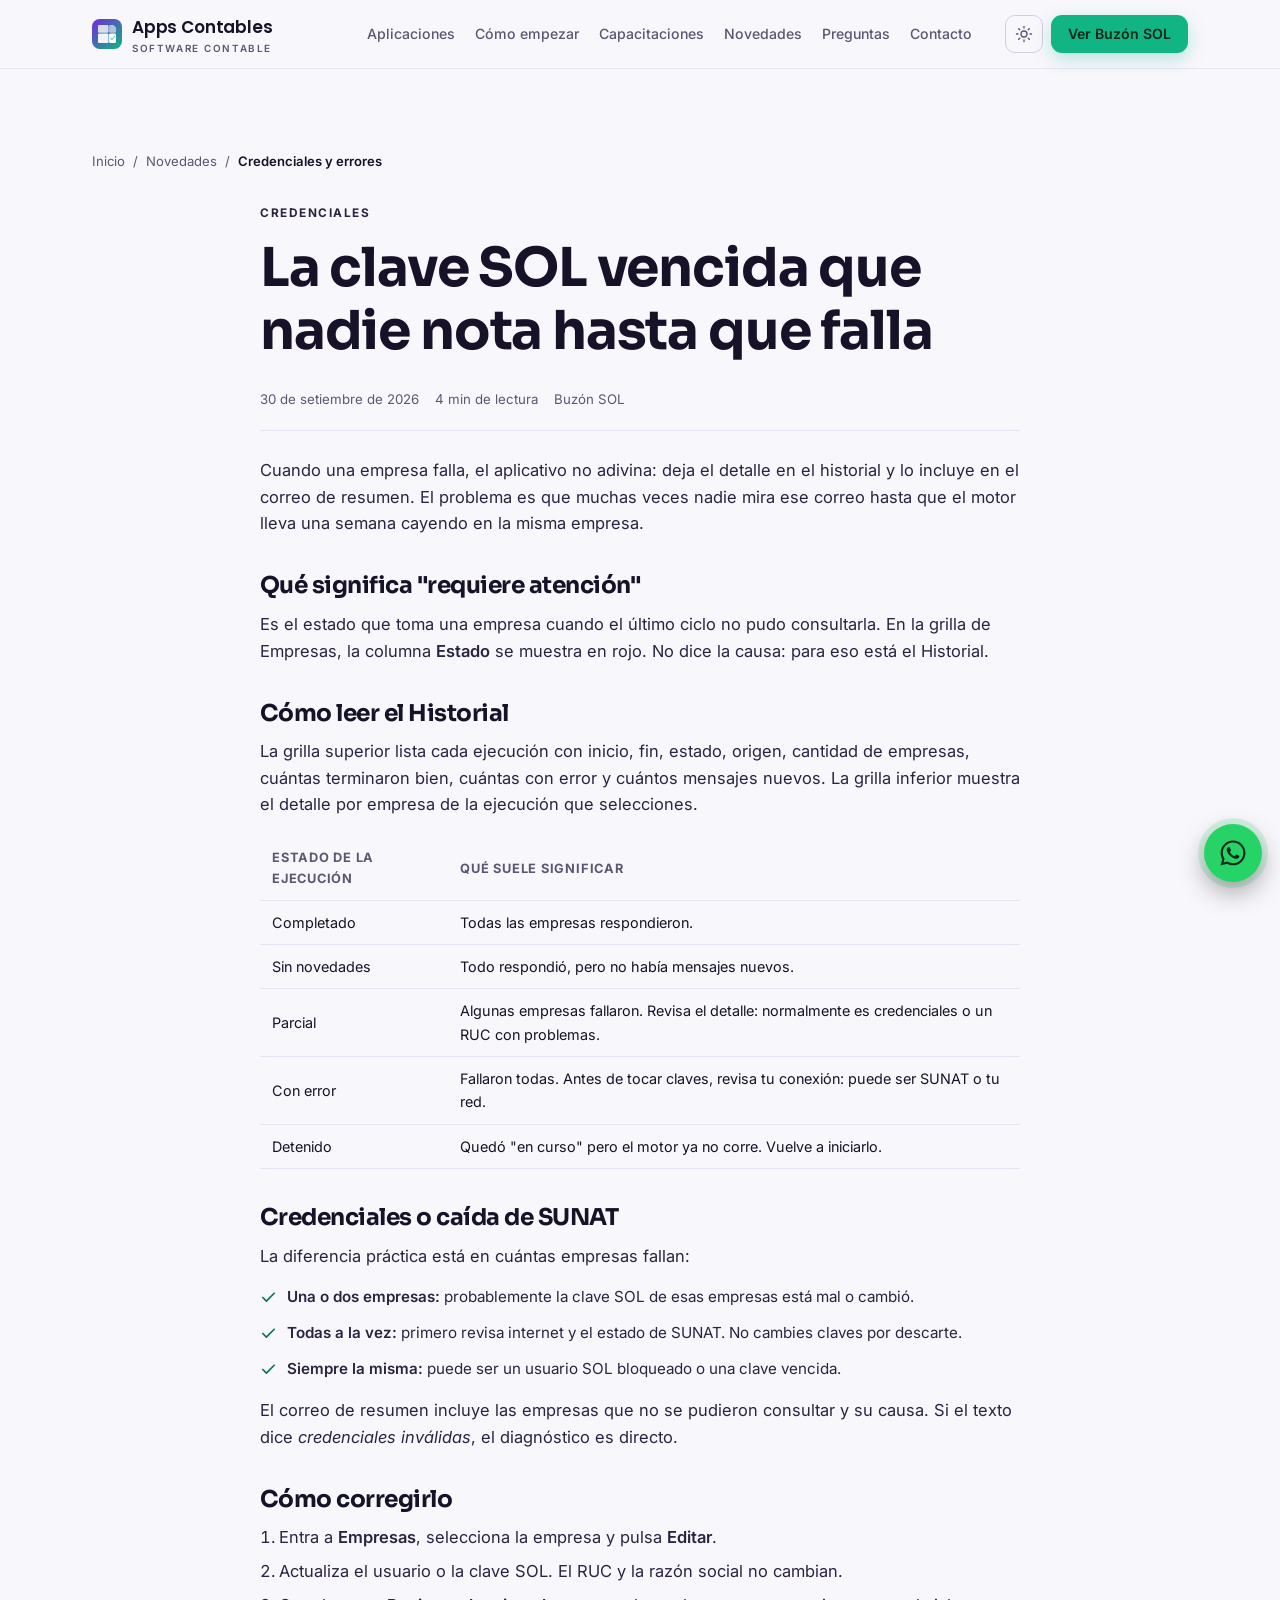
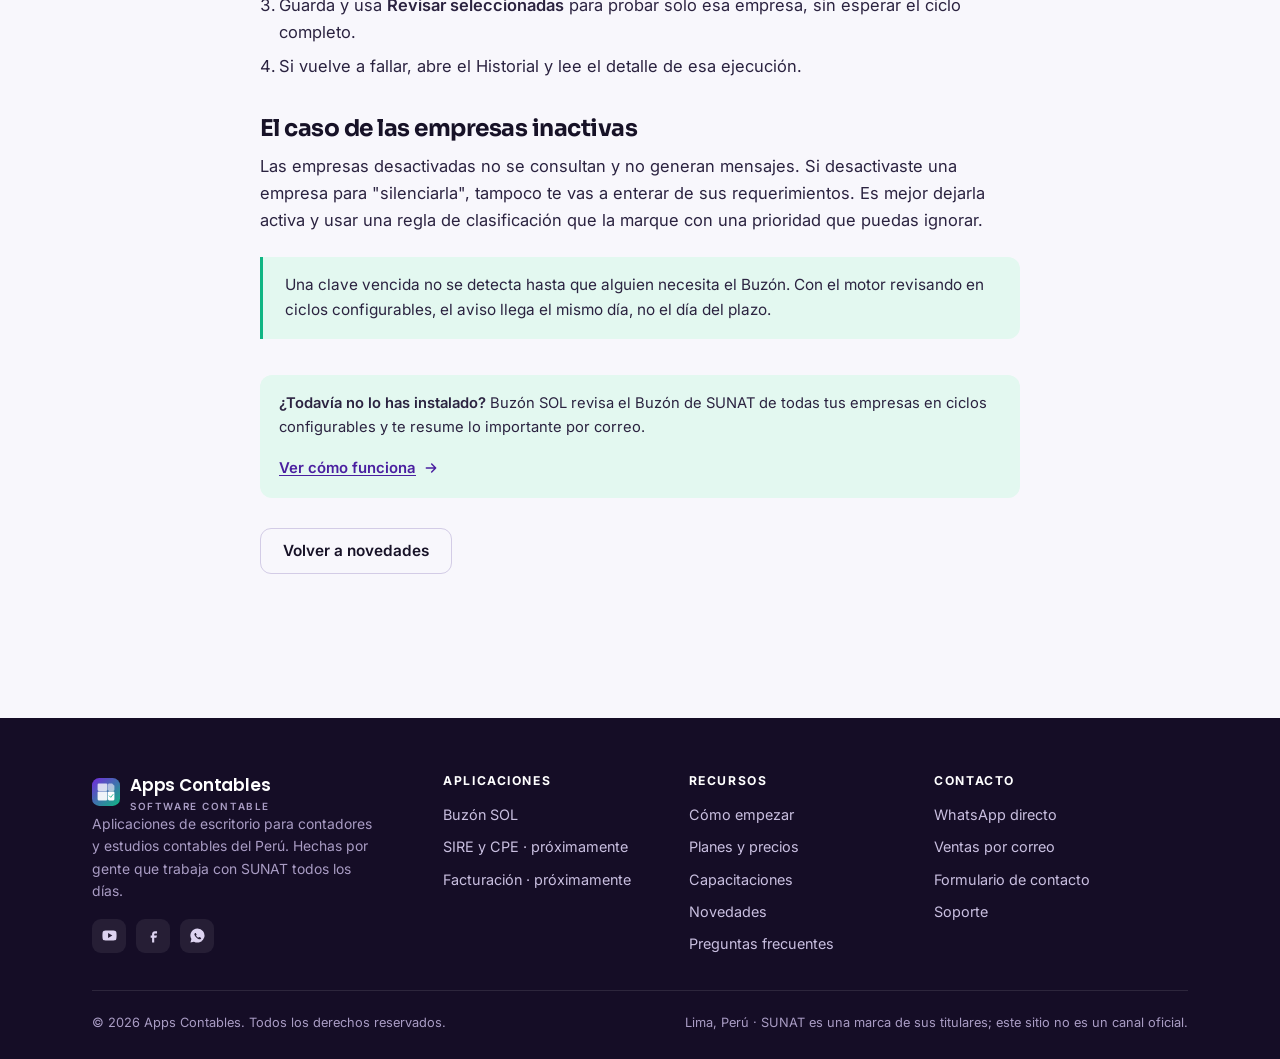
<file: novedad-credenciales.html>
<!DOCTYPE html>
<html lang="es">
<head>
<meta charset="utf-8" />
<meta name="viewport" content="width=device-width, initial-scale=1" />
<title>La clave SOL vencida que nadie nota hasta que falla</title>
<meta name="description" content="Cómo detectar una clave SOL incorrecta en Buzón SOL, qué significan los estados del historial y en qué se diferencia de una caída de SUNAT." />
<link rel="canonical" href="https://appscontables.com/novedad-credenciales.html" />
<meta name="theme-color" content="#1b1035" />
<meta property="og:type" content="article" />
<meta property="og:locale" content="es_PE" />
<meta property="og:title" content="La clave SOL vencida que nadie nota hasta que falla" />
<meta property="og:description" content="Cómo detectar una clave SOL incorrecta en Buzón SOL, qué significan los estados del historial y en qué se diferencia de una caída de SUNAT." />
<meta property="og:url" content="https://appscontables.com/novedad-credenciales.html" />

<meta property="og:image" content="https://appscontables.com/logo-apps-contables/og-image.png" />

<meta property="og:image:width" content="1200" />

<meta property="og:image:height" content="630" />

<meta property="og:image:alt" content="Apps Contables · Buzón SOL" />
<link rel="icon" href="logo-apps-contables/favicon.svg" type="image/svg+xml" />
<link rel="icon" href="logo-apps-contables/favicon-32.png" sizes="32x32" type="image/png" />
<link rel="apple-touch-icon" href="logo-apps-contables/icono-180.png" />
<link rel="preconnect" href="https://fonts.googleapis.com" />
<link rel="preconnect" href="https://fonts.gstatic.com" crossorigin />
<link href="https://fonts.googleapis.com/css2?family=Inter:wght@400;500;600;700&family=Poppins:wght@600&family=Sora:wght@600;700;800&display=swap" rel="stylesheet" />
<link rel="stylesheet" href="assets/css/estilos.css" />
<script>
  try {
    var t = localStorage.getItem("cp_tema");
    if (t === "dark" || (!t && window.matchMedia("(prefers-color-scheme: dark)").matches)) {
      document.documentElement.setAttribute("data-theme", "dark");
    }
  } catch (e) {}
</script>
</head>
<body>
<a class="skip" href="#main">Saltar al contenido</a>

<header class="topbar">
  <div class="contenedor topbar__in">
    <a class="logo" href="index.html">
      <img class="logo__icono" src="logo-apps-contables/icono-marca.svg" width="30" height="30" alt="" />
      <span>
        <span class="logo__marca">Apps Contables</span>
        <span class="logo__sub">Software contable</span>
      </span>
    </a>

    <nav class="nav" id="nav-principal" aria-label="Navegación principal">
      <a href="index.html#apps">Aplicaciones</a>
      <a href="index.html#como-empezar">Cómo empezar</a>
      <a href="buzon-sol.html#capacitaciones">Capacitaciones</a>
      <a href="novedades.html">Novedades</a>
      <a href="index.html#faq">Preguntas</a>
      <a href="contacto.html">Contacto</a>
    </nav>

    <div class="topbar__acciones">
      <button class="btn-tema" type="button" aria-label="Cambiar de tema">
        <svg class="ico-sol" width="18" height="18" viewBox="0 0 24 24" fill="none" stroke="currentColor" stroke-width="1.8" stroke-linecap="round" aria-hidden="true">
          <circle cx="12" cy="12" r="4" /><path d="M12 2v2M12 20v2M4.9 4.9l1.4 1.4M17.7 17.7l1.4 1.4M2 12h2M20 12h2M4.9 19.1l1.4-1.4M17.7 6.3l1.4-1.4" />
        </svg>
        <svg class="ico-luna" width="18" height="18" viewBox="0 0 24 24" fill="none" stroke="currentColor" stroke-width="1.8" stroke-linecap="round" aria-hidden="true">
          <path d="M21 12.8A8.5 8.5 0 1 1 11.2 3a7 7 0 0 0 9.8 9.8Z" />
        </svg>
      </button>
      <a class="btn btn--primary btn--sm" href="buzon-sol.html">Ver Buzón SOL</a>
      <button class="btn-menu" type="button" aria-expanded="false" aria-controls="nav-principal" aria-label="Abrir menú">
        <svg width="20" height="20" viewBox="0 0 24 24" fill="none" stroke="currentColor" stroke-width="2" stroke-linecap="round" aria-hidden="true">
          <path d="M4 7h16M4 12h16M4 17h16" />
        </svg>
      </button>
    </div>
  </div>
</header>

<main id="main">

  <section class="seccion seccion--ajustada">
    <div class="contenedor">
      <nav class="miga" aria-label="Ruta de navegación">
        <a href="index.html">Inicio</a>
        <span aria-hidden="true">/</span>
        <a href="novedades.html">Novedades</a>
        <span aria-hidden="true">/</span>
        <span aria-current="page">Credenciales y errores</span>
      </nav>

      <article class="articulo" style="margin-top:26px">
        <p class="kicker">Credenciales</p>
        <h1>La clave SOL vencida que nadie nota hasta que falla</h1>
        <div class="articulo__meta">
          <span><time datetime="2026-09-30">30 de setiembre de 2026</time></span>
          <span>4 min de lectura</span>
          <span>Buzón SOL</span>
        </div>

        <p>
          Cuando una empresa falla, el aplicativo no adivina: deja el detalle en el
          historial y lo incluye en el correo de resumen. El problema es que muchas
          veces nadie mira ese correo hasta que el motor lleva una semana cayendo
          en la misma empresa.
        </p>

        <h2>Qué significa "requiere atención"</h2>
        <p>
          Es el estado que toma una empresa cuando el último ciclo no pudo
          consultarla. En la grilla de Empresas, la columna <strong>Estado</strong>
          se muestra en rojo. No dice la causa: para eso está el Historial.
        </p>

        <h2>Cómo leer el Historial</h2>
        <p>
          La grilla superior lista cada ejecución con inicio, fin, estado, origen,
          cantidad de empresas, cuántas terminaron bien, cuántas con error y cuántos
          mensajes nuevos. La grilla inferior muestra el detalle por empresa de la
          ejecución que selecciones.
        </p>
        <table>
          <thead>
            <tr>
              <th>Estado de la ejecución</th>
              <th>Qué suele significar</th>
            </tr>
          </thead>
          <tbody>
            <tr>
              <td>Completado</td>
              <td>Todas las empresas respondieron.</td>
            </tr>
            <tr>
              <td>Sin novedades</td>
              <td>Todo respondió, pero no había mensajes nuevos.</td>
            </tr>
            <tr>
              <td>Parcial</td>
              <td>Algunas empresas fallaron. Revisa el detalle: normalmente es credenciales o un RUC con problemas.</td>
            </tr>
            <tr>
              <td>Con error</td>
              <td>Fallaron todas. Antes de tocar claves, revisa tu conexión: puede ser SUNAT o tu red.</td>
            </tr>
            <tr>
              <td>Detenido</td>
              <td>Quedó "en curso" pero el motor ya no corre. Vuelve a iniciarlo.</td>
            </tr>
          </tbody>
        </table>

        <h2>Credenciales o caída de SUNAT</h2>
        <p>
          La diferencia práctica está en cuántas empresas fallan:
        </p>
        <ul class="lista-check">
          <li><svg width="17" height="17" viewBox="0 0 24 24" fill="none" stroke="currentColor" stroke-width="2.4" stroke-linecap="round" stroke-linejoin="round"><path d="M20 6 9 17l-5-5" /></svg> <strong>Una o dos empresas:</strong> probablemente la clave SOL de esas empresas está mal o cambió.</li>
          <li><svg width="17" height="17" viewBox="0 0 24 24" fill="none" stroke="currentColor" stroke-width="2.4" stroke-linecap="round" stroke-linejoin="round"><path d="M20 6 9 17l-5-5" /></svg> <strong>Todas a la vez:</strong> primero revisa internet y el estado de SUNAT. No cambies claves por descarte.</li>
          <li><svg width="17" height="17" viewBox="0 0 24 24" fill="none" stroke="currentColor" stroke-width="2.4" stroke-linecap="round" stroke-linejoin="round"><path d="M20 6 9 17l-5-5" /></svg> <strong>Siempre la misma:</strong> puede ser un usuario SOL bloqueado o una clave vencida.</li>
        </ul>
        <p>
          El correo de resumen incluye las empresas que no se pudieron consultar y
          su causa. Si el texto dice <em>credenciales inválidas</em>, el diagnóstico
          es directo.
        </p>

        <h2>Cómo corregirlo</h2>
        <ol>
          <li>Entra a <strong>Empresas</strong>, selecciona la empresa y pulsa <strong>Editar</strong>.</li>
          <li>Actualiza el usuario o la clave SOL. El RUC y la razón social no cambian.</li>
          <li>Guarda y usa <strong>Revisar seleccionadas</strong> para probar solo esa empresa, sin esperar el ciclo completo.</li>
          <li>Si vuelve a fallar, abre el Historial y lee el detalle de esa ejecución.</li>
        </ol>

        <h2>El caso de las empresas inactivas</h2>
        <p>
          Las empresas desactivadas no se consultan y no generan mensajes. Si
          desactivaste una empresa para "silenciarla", tampoco te vas a enterar de
          sus requerimientos. Es mejor dejarla activa y usar una regla de
          clasificación que la marque con una prioridad que puedas ignorar.
        </p>

        <blockquote>
          <p>
            Una clave vencida no se detecta hasta que alguien necesita el Buzón.
            Con el motor revisando en ciclos configurables, el aviso llega el mismo día,
            no el día del plazo.
          </p>
        </blockquote>

        <div class="aviso aviso--acento" style="margin-top:36px">
          <p><strong>¿Todavía no lo has instalado?</strong> Buzón SOL revisa el Buzón de SUNAT de todas tus empresas en ciclos configurables y te resume lo importante por correo.</p>
          <p style="margin-top:12px">
            <a class="enlace-flecha" href="buzon-sol.html">Ver cómo funciona
              <svg width="16" height="16" viewBox="0 0 24 24" fill="none" stroke="currentColor" stroke-width="2.2" stroke-linecap="round" stroke-linejoin="round" aria-hidden="true"><path d="M5 12h14M13 6l6 6-6 6" /></svg>
            </a>
          </p>
        </div>

        <p style="margin-top:30px">
          <a class="btn btn--ghost" href="novedades.html">Volver a novedades</a>
        </p>
      </article>
    </div>
  </section>
</main>

<footer class="pie">
  <div class="contenedor">
    <div class="pie__rejilla">
      <div class="pie__marca">
        <a class="logo" href="index.html">
          <img class="logo__icono" src="logo-apps-contables/icono-marca.svg" width="28" height="28" alt="" />
          <span>
            <span class="logo__marca">Apps Contables</span>
            <span class="logo__sub">Software contable</span>
          </span>
        </a>
        <p>Aplicaciones de escritorio para contadores y estudios contables del Perú. Hechas por gente que trabaja con SUNAT todos los días.</p>
        <div class="pie__redes">
          <a href="https://www.youtube.com/@AppsContables" target="_blank" rel="noopener" aria-label="YouTube"><svg width="17" height="17" viewBox="0 0 24 24" fill="currentColor" aria-hidden="true"><path d="M21.6 7.2a2.8 2.8 0 0 0-2-2C17.9 4.8 12 4.8 12 4.8s-5.9 0-7.6.4a2.8 2.8 0 0 0-2 2A29 29 0 0 0 2 12a29 29 0 0 0 .4 4.8 2.8 2.8 0 0 0 2 2c1.7.4 7.6.4 7.6.4s5.9 0 7.6-.4a2.8 2.8 0 0 0 2-2A29 29 0 0 0 22 12a29 29 0 0 0-.4-4.8ZM10 15.5v-7l6 3.5-6 3.5Z" /></svg></a>
          <a href="https://www.facebook.com/people/Apps-Contables/61596021934057/" target="_blank" rel="noopener" aria-label="Facebook"><svg width="17" height="17" viewBox="0 0 24 24" fill="currentColor" aria-hidden="true"><path d="M14 9h3V6h-3c-2.2 0-4 1.8-4 4v2H8v3h2v7h3v-7h3l1-3h-4v-2c0-.6.4-1 1-1Z" /></svg></a>
          <a href="#" data-wa="Hola, vengo desde la web." aria-label="WhatsApp"><svg width="17" height="17" viewBox="0 0 24 24" fill="currentColor" aria-hidden="true"><path d="M12 2a10 10 0 0 0-8.6 15.1L2 22l5-1.3A10 10 0 1 0 12 2Zm5.3 14.1c-.2.6-1.2 1.2-1.7 1.2-.5.1-1 .1-1.7-.1a10 10 0 0 1-2.8-1.6 11 11 0 0 1-3.1-3.8c-.4-.8-.5-1.5-.3-2 .1-.4.5-.8.7-1 .2-.2.4-.2.6-.2h.4c.2 0 .3 0 .5.4l.7 1.7c.1.2 0 .4-.1.5l-.4.5c-.1.2-.2.3 0 .6.2.4.8 1.3 1.4 1.8.7.6 1.3.8 1.5.9.2.1.4.1.5-.1l.6-.7c.1-.2.3-.2.5-.1l1.6.8c.2.1.4.2.4.3v.5Z" /></svg></a>
        </div>
      </div>

      <div>
        <h2 class="pie__titulo">Aplicaciones</h2>
        <ul>
          <li><a href="buzon-sol.html">Buzón SOL</a></li>
          <li><a href="sire-cpe.html">SIRE y CPE · próximamente</a></li>
          <li><a href="facturacion-electronica.html">Facturación · próximamente</a></li>
        </ul>
      </div>

      <div>
        <h2 class="pie__titulo">Recursos</h2>
        <ul>
          <li><a href="index.html#como-empezar">Cómo empezar</a></li>
          <li><a href="index.html#planes">Planes y precios</a></li>
          <li><a href="buzon-sol.html#capacitaciones">Capacitaciones</a></li>
          <li><a href="novedades.html">Novedades</a></li>
          <li><a href="index.html#faq">Preguntas frecuentes</a></li>
        </ul>
      </div>

      <div>
        <h2 class="pie__titulo">Contacto</h2>
        <ul>
          <li><a href="#" data-wa="Hola, quiero información sobre Buzón SOL.">WhatsApp directo</a></li>
          <li><a href="#" data-correo="Consulta desde la web">Ventas por correo</a></li>
          <li><a href="contacto.html">Formulario de contacto</a></li>
          <li><a href="contacto.html">Soporte</a></li>
        </ul>
      </div>
    </div>

    <div class="pie__legal">
      <span>© <span data-anio>2026</span> Apps Contables. Todos los derechos reservados.</span>
      <span>Lima, Perú · SUNAT es una marca de sus titulares; este sitio no es un canal oficial.</span>
    </div>
  </div>
</footer>

<script src="assets/js/sitio.js"></script>
</body>
</html>
</file>
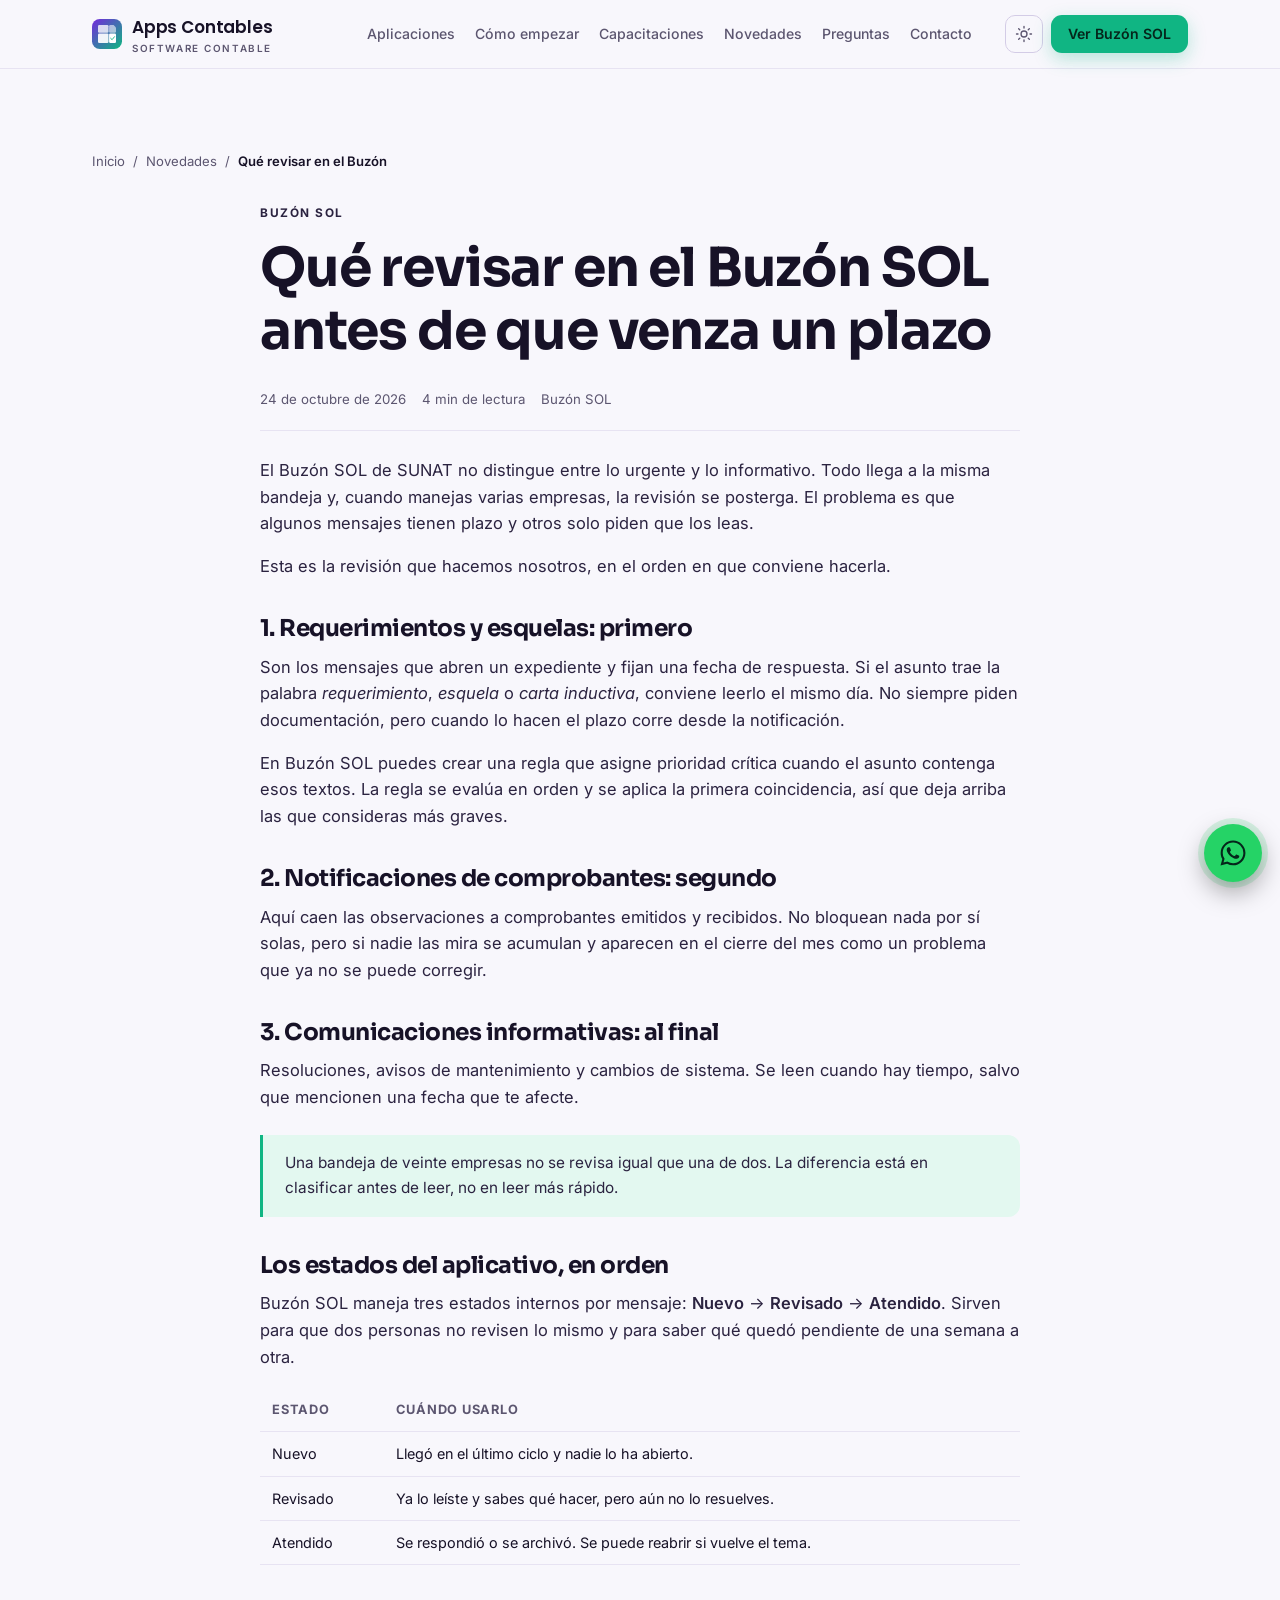
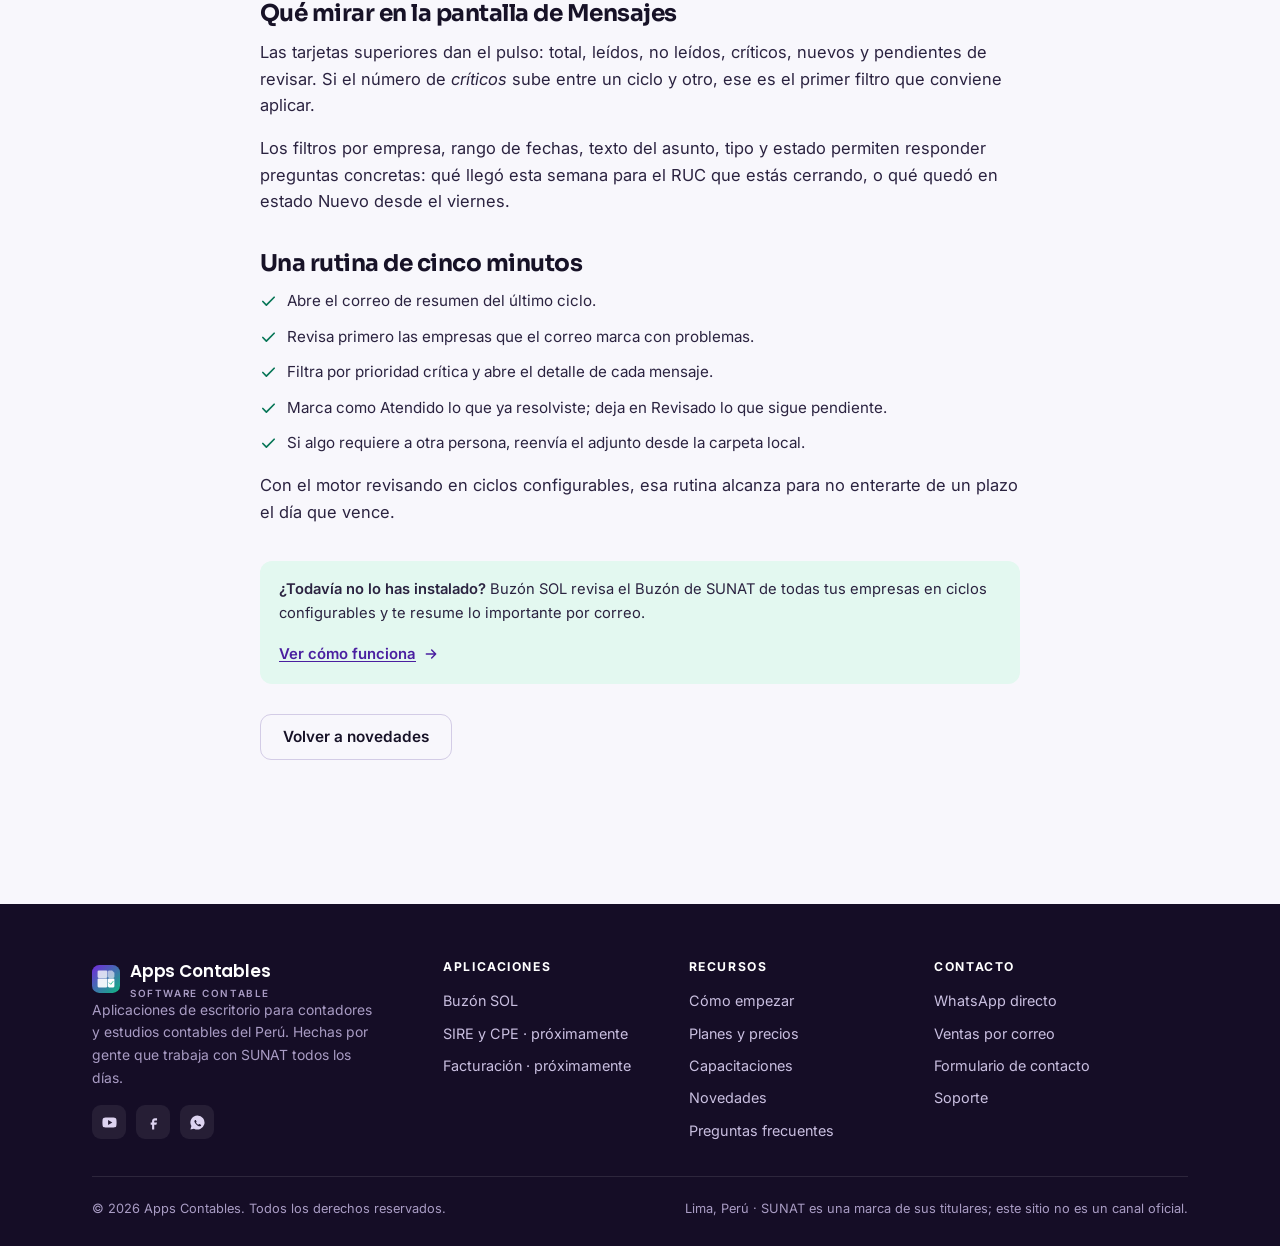
<file: novedad-revisar-buzon.html>
<!DOCTYPE html>
<html lang="es">
<head>
<meta charset="utf-8" />
<meta name="viewport" content="width=device-width, initial-scale=1" />
<title>Qué revisar en el Buzón SOL antes de que venza un plazo</title>
<meta name="description" content="Requerimientos, notificaciones y comprobantes: qué mensajes del Buzón SOL de SUNAT conviene revisar primero y cómo usar los estados del aplicativo." />
<link rel="canonical" href="https://appscontables.com/novedad-revisar-buzon.html" />
<meta name="theme-color" content="#1b1035" />
<meta property="og:type" content="article" />
<meta property="og:locale" content="es_PE" />
<meta property="og:title" content="Qué revisar en el Buzón SOL antes de que venza un plazo" />
<meta property="og:description" content="Requerimientos, notificaciones y comprobantes: qué mensajes del Buzón SOL de SUNAT conviene revisar primero y cómo usar los estados del aplicativo." />
<meta property="og:url" content="https://appscontables.com/novedad-revisar-buzon.html" />

<meta property="og:image" content="https://appscontables.com/logo-apps-contables/og-image.png" />

<meta property="og:image:width" content="1200" />

<meta property="og:image:height" content="630" />

<meta property="og:image:alt" content="Apps Contables · Buzón SOL" />
<link rel="icon" href="logo-apps-contables/favicon.svg" type="image/svg+xml" />
<link rel="icon" href="logo-apps-contables/favicon-32.png" sizes="32x32" type="image/png" />
<link rel="apple-touch-icon" href="logo-apps-contables/icono-180.png" />
<link rel="preconnect" href="https://fonts.googleapis.com" />
<link rel="preconnect" href="https://fonts.gstatic.com" crossorigin />
<link href="https://fonts.googleapis.com/css2?family=Inter:wght@400;500;600;700&family=Poppins:wght@600&family=Sora:wght@600;700;800&display=swap" rel="stylesheet" />
<link rel="stylesheet" href="assets/css/estilos.css" />
<script>
  try {
    var t = localStorage.getItem("cp_tema");
    if (t === "dark" || (!t && window.matchMedia("(prefers-color-scheme: dark)").matches)) {
      document.documentElement.setAttribute("data-theme", "dark");
    }
  } catch (e) {}
</script>
</head>
<body>
<a class="skip" href="#main">Saltar al contenido</a>

<header class="topbar">
  <div class="contenedor topbar__in">
    <a class="logo" href="index.html">
      <img class="logo__icono" src="logo-apps-contables/icono-marca.svg" width="30" height="30" alt="" />
      <span>
        <span class="logo__marca">Apps Contables</span>
        <span class="logo__sub">Software contable</span>
      </span>
    </a>

    <nav class="nav" id="nav-principal" aria-label="Navegación principal">
      <a href="index.html#apps">Aplicaciones</a>
      <a href="index.html#como-empezar">Cómo empezar</a>
      <a href="buzon-sol.html#capacitaciones">Capacitaciones</a>
      <a href="novedades.html">Novedades</a>
      <a href="index.html#faq">Preguntas</a>
      <a href="contacto.html">Contacto</a>
    </nav>

    <div class="topbar__acciones">
      <button class="btn-tema" type="button" aria-label="Cambiar de tema">
        <svg class="ico-sol" width="18" height="18" viewBox="0 0 24 24" fill="none" stroke="currentColor" stroke-width="1.8" stroke-linecap="round" aria-hidden="true">
          <circle cx="12" cy="12" r="4" /><path d="M12 2v2M12 20v2M4.9 4.9l1.4 1.4M17.7 17.7l1.4 1.4M2 12h2M20 12h2M4.9 19.1l1.4-1.4M17.7 6.3l1.4-1.4" />
        </svg>
        <svg class="ico-luna" width="18" height="18" viewBox="0 0 24 24" fill="none" stroke="currentColor" stroke-width="1.8" stroke-linecap="round" aria-hidden="true">
          <path d="M21 12.8A8.5 8.5 0 1 1 11.2 3a7 7 0 0 0 9.8 9.8Z" />
        </svg>
      </button>
      <a class="btn btn--primary btn--sm" href="buzon-sol.html">Ver Buzón SOL</a>
      <button class="btn-menu" type="button" aria-expanded="false" aria-controls="nav-principal" aria-label="Abrir menú">
        <svg width="20" height="20" viewBox="0 0 24 24" fill="none" stroke="currentColor" stroke-width="2" stroke-linecap="round" aria-hidden="true">
          <path d="M4 7h16M4 12h16M4 17h16" />
        </svg>
      </button>
    </div>
  </div>
</header>

<main id="main">

  <section class="seccion seccion--ajustada">
    <div class="contenedor">
      <nav class="miga" aria-label="Ruta de navegación">
        <a href="index.html">Inicio</a>
        <span aria-hidden="true">/</span>
        <a href="novedades.html">Novedades</a>
        <span aria-hidden="true">/</span>
        <span aria-current="page">Qué revisar en el Buzón</span>
      </nav>

      <article class="articulo" style="margin-top:26px">
        <p class="kicker">Buzón SOL</p>
        <h1>Qué revisar en el Buzón SOL antes de que venza un plazo</h1>
        <div class="articulo__meta">
          <span><time datetime="2026-10-24">24 de octubre de 2026</time></span>
          <span>4 min de lectura</span>
          <span>Buzón SOL</span>
        </div>

        <p>
          El Buzón SOL de SUNAT no distingue entre lo urgente y lo informativo.
          Todo llega a la misma bandeja y, cuando manejas varias empresas, la
          revisión se posterga. El problema es que algunos mensajes tienen plazo
          y otros solo piden que los leas.
        </p>
        <p>
          Esta es la revisión que hacemos nosotros, en el orden en que conviene
          hacerla.
        </p>

        <h2>1. Requerimientos y esquelas: primero</h2>
        <p>
          Son los mensajes que abren un expediente y fijan una fecha de respuesta.
          Si el asunto trae la palabra <em>requerimiento</em>, <em>esquela</em> o
          <em>carta inductiva</em>, conviene leerlo el mismo día. No siempre piden
          documentación, pero cuando lo hacen el plazo corre desde la notificación.
        </p>
        <p>
          En Buzón SOL puedes crear una regla que asigne prioridad crítica cuando
          el asunto contenga esos textos. La regla se evalúa en orden y se aplica
          la primera coincidencia, así que deja arriba las que consideras más graves.
        </p>

        <h2>2. Notificaciones de comprobantes: segundo</h2>
        <p>
          Aquí caen las observaciones a comprobantes emitidos y recibidos. No
          bloquean nada por sí solas, pero si nadie las mira se acumulan y
          aparecen en el cierre del mes como un problema que ya no se puede
          corregir.
        </p>

        <h2>3. Comunicaciones informativas: al final</h2>
        <p>
          Resoluciones, avisos de mantenimiento y cambios de sistema. Se leen
          cuando hay tiempo, salvo que mencionen una fecha que te afecte.
        </p>

        <blockquote>
          <p>
            Una bandeja de veinte empresas no se revisa igual que una de dos.
            La diferencia está en clasificar antes de leer, no en leer más rápido.
          </p>
        </blockquote>

        <h2>Los estados del aplicativo, en orden</h2>
        <p>
          Buzón SOL maneja tres estados internos por mensaje:
          <strong>Nuevo</strong> → <strong>Revisado</strong> → <strong>Atendido</strong>.
          Sirven para que dos personas no revisen lo mismo y para saber qué quedó
          pendiente de una semana a otra.
        </p>
        <table>
          <thead>
            <tr>
              <th>Estado</th>
              <th>Cuándo usarlo</th>
            </tr>
          </thead>
          <tbody>
            <tr>
              <td>Nuevo</td>
              <td>Llegó en el último ciclo y nadie lo ha abierto.</td>
            </tr>
            <tr>
              <td>Revisado</td>
              <td>Ya lo leíste y sabes qué hacer, pero aún no lo resuelves.</td>
            </tr>
            <tr>
              <td>Atendido</td>
              <td>Se respondió o se archivó. Se puede reabrir si vuelve el tema.</td>
            </tr>
          </tbody>
        </table>

        <h2>Qué mirar en la pantalla de Mensajes</h2>
        <p>
          Las tarjetas superiores dan el pulso: total, leídos, no leídos, críticos,
          nuevos y pendientes de revisar. Si el número de <em>críticos</em> sube
          entre un ciclo y otro, ese es el primer filtro que conviene aplicar.
        </p>
        <p>
          Los filtros por empresa, rango de fechas, texto del asunto, tipo y estado
          permiten responder preguntas concretas: qué llegó esta semana para el RUC
          que estás cerrando, o qué quedó en estado Nuevo desde el viernes.
        </p>

        <h2>Una rutina de cinco minutos</h2>
        <ul class="lista-check">
          <li><svg width="17" height="17" viewBox="0 0 24 24" fill="none" stroke="currentColor" stroke-width="2.4" stroke-linecap="round" stroke-linejoin="round"><path d="M20 6 9 17l-5-5" /></svg> Abre el correo de resumen del último ciclo.</li>
          <li><svg width="17" height="17" viewBox="0 0 24 24" fill="none" stroke="currentColor" stroke-width="2.4" stroke-linecap="round" stroke-linejoin="round"><path d="M20 6 9 17l-5-5" /></svg> Revisa primero las empresas que el correo marca con problemas.</li>
          <li><svg width="17" height="17" viewBox="0 0 24 24" fill="none" stroke="currentColor" stroke-width="2.4" stroke-linecap="round" stroke-linejoin="round"><path d="M20 6 9 17l-5-5" /></svg> Filtra por prioridad crítica y abre el detalle de cada mensaje.</li>
          <li><svg width="17" height="17" viewBox="0 0 24 24" fill="none" stroke="currentColor" stroke-width="2.4" stroke-linecap="round" stroke-linejoin="round"><path d="M20 6 9 17l-5-5" /></svg> Marca como Atendido lo que ya resolviste; deja en Revisado lo que sigue pendiente.</li>
          <li><svg width="17" height="17" viewBox="0 0 24 24" fill="none" stroke="currentColor" stroke-width="2.4" stroke-linecap="round" stroke-linejoin="round"><path d="M20 6 9 17l-5-5" /></svg> Si algo requiere a otra persona, reenvía el adjunto desde la carpeta local.</li>
        </ul>
        <p>
          Con el motor revisando en ciclos configurables, esa rutina alcanza para no
          enterarte de un plazo el día que vence.
        </p>

        <div class="aviso aviso--acento" style="margin-top:36px">
          <p><strong>¿Todavía no lo has instalado?</strong> Buzón SOL revisa el Buzón de SUNAT de todas tus empresas en ciclos configurables y te resume lo importante por correo.</p>
          <p style="margin-top:12px">
            <a class="enlace-flecha" href="buzon-sol.html">Ver cómo funciona
              <svg width="16" height="16" viewBox="0 0 24 24" fill="none" stroke="currentColor" stroke-width="2.2" stroke-linecap="round" stroke-linejoin="round" aria-hidden="true"><path d="M5 12h14M13 6l6 6-6 6" /></svg>
            </a>
          </p>
        </div>

        <p style="margin-top:30px">
          <a class="btn btn--ghost" href="novedades.html">Volver a novedades</a>
        </p>
      </article>
    </div>
  </section>
</main>

<footer class="pie">
  <div class="contenedor">
    <div class="pie__rejilla">
      <div class="pie__marca">
        <a class="logo" href="index.html">
          <img class="logo__icono" src="logo-apps-contables/icono-marca.svg" width="28" height="28" alt="" />
          <span>
            <span class="logo__marca">Apps Contables</span>
            <span class="logo__sub">Software contable</span>
          </span>
        </a>
        <p>Aplicaciones de escritorio para contadores y estudios contables del Perú. Hechas por gente que trabaja con SUNAT todos los días.</p>
        <div class="pie__redes">
          <a href="https://www.youtube.com/@AppsContables" target="_blank" rel="noopener" aria-label="YouTube"><svg width="17" height="17" viewBox="0 0 24 24" fill="currentColor" aria-hidden="true"><path d="M21.6 7.2a2.8 2.8 0 0 0-2-2C17.9 4.8 12 4.8 12 4.8s-5.9 0-7.6.4a2.8 2.8 0 0 0-2 2A29 29 0 0 0 2 12a29 29 0 0 0 .4 4.8 2.8 2.8 0 0 0 2 2c1.7.4 7.6.4 7.6.4s5.9 0 7.6-.4a2.8 2.8 0 0 0 2-2A29 29 0 0 0 22 12a29 29 0 0 0-.4-4.8ZM10 15.5v-7l6 3.5-6 3.5Z" /></svg></a>
          <a href="https://www.facebook.com/people/Apps-Contables/61596021934057/" target="_blank" rel="noopener" aria-label="Facebook"><svg width="17" height="17" viewBox="0 0 24 24" fill="currentColor" aria-hidden="true"><path d="M14 9h3V6h-3c-2.2 0-4 1.8-4 4v2H8v3h2v7h3v-7h3l1-3h-4v-2c0-.6.4-1 1-1Z" /></svg></a>
          <a href="#" data-wa="Hola, vengo desde la web." aria-label="WhatsApp"><svg width="17" height="17" viewBox="0 0 24 24" fill="currentColor" aria-hidden="true"><path d="M12 2a10 10 0 0 0-8.6 15.1L2 22l5-1.3A10 10 0 1 0 12 2Zm5.3 14.1c-.2.6-1.2 1.2-1.7 1.2-.5.1-1 .1-1.7-.1a10 10 0 0 1-2.8-1.6 11 11 0 0 1-3.1-3.8c-.4-.8-.5-1.5-.3-2 .1-.4.5-.8.7-1 .2-.2.4-.2.6-.2h.4c.2 0 .3 0 .5.4l.7 1.7c.1.2 0 .4-.1.5l-.4.5c-.1.2-.2.3 0 .6.2.4.8 1.3 1.4 1.8.7.6 1.3.8 1.5.9.2.1.4.1.5-.1l.6-.7c.1-.2.3-.2.5-.1l1.6.8c.2.1.4.2.4.3v.5Z" /></svg></a>
        </div>
      </div>

      <div>
        <h2 class="pie__titulo">Aplicaciones</h2>
        <ul>
          <li><a href="buzon-sol.html">Buzón SOL</a></li>
          <li><a href="sire-cpe.html">SIRE y CPE · próximamente</a></li>
          <li><a href="facturacion-electronica.html">Facturación · próximamente</a></li>
        </ul>
      </div>

      <div>
        <h2 class="pie__titulo">Recursos</h2>
        <ul>
          <li><a href="index.html#como-empezar">Cómo empezar</a></li>
          <li><a href="index.html#planes">Planes y precios</a></li>
          <li><a href="buzon-sol.html#capacitaciones">Capacitaciones</a></li>
          <li><a href="novedades.html">Novedades</a></li>
          <li><a href="index.html#faq">Preguntas frecuentes</a></li>
        </ul>
      </div>

      <div>
        <h2 class="pie__titulo">Contacto</h2>
        <ul>
          <li><a href="#" data-wa="Hola, quiero información sobre Buzón SOL.">WhatsApp directo</a></li>
          <li><a href="#" data-correo="Consulta desde la web">Ventas por correo</a></li>
          <li><a href="contacto.html">Formulario de contacto</a></li>
          <li><a href="contacto.html">Soporte</a></li>
        </ul>
      </div>
    </div>

    <div class="pie__legal">
      <span>© <span data-anio>2026</span> Apps Contables. Todos los derechos reservados.</span>
      <span>Lima, Perú · SUNAT es una marca de sus titulares; este sitio no es un canal oficial.</span>
    </div>
  </div>
</footer>

<script src="assets/js/sitio.js"></script>
</body>
</html>
</file>
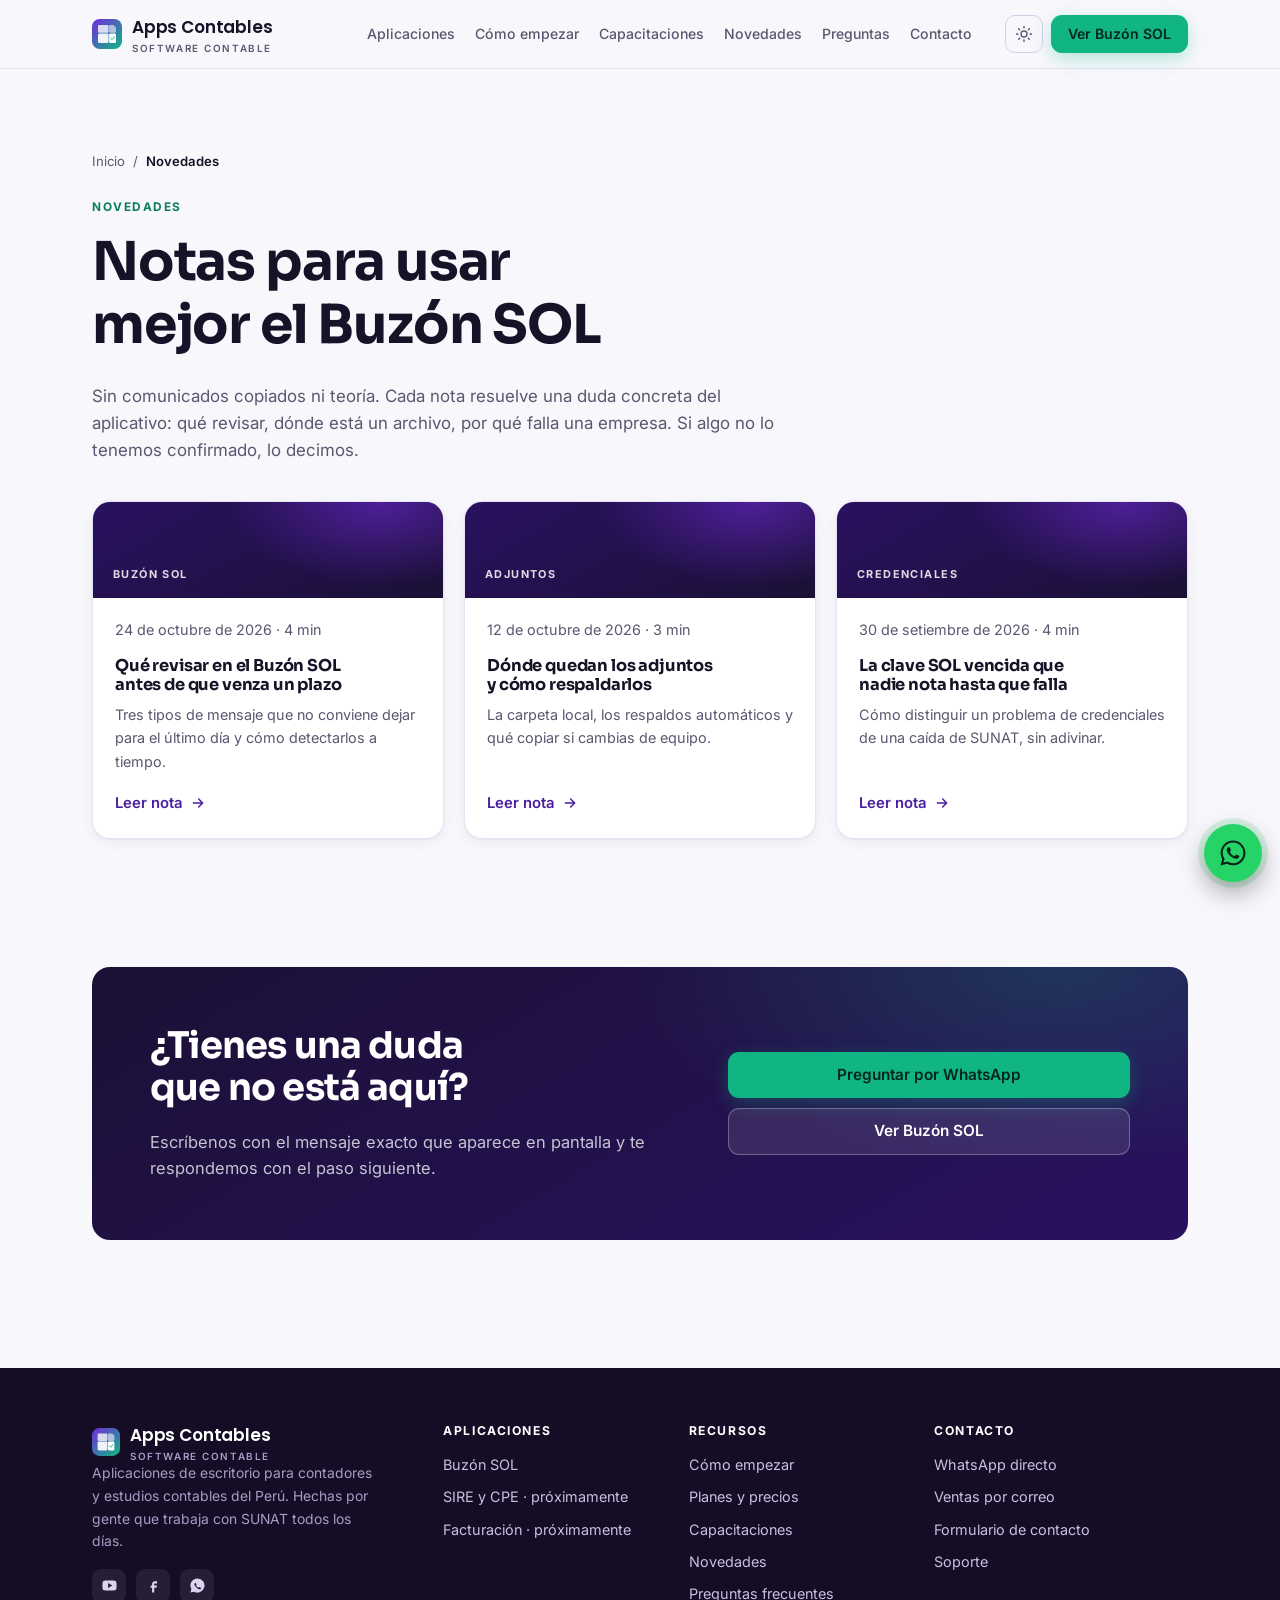
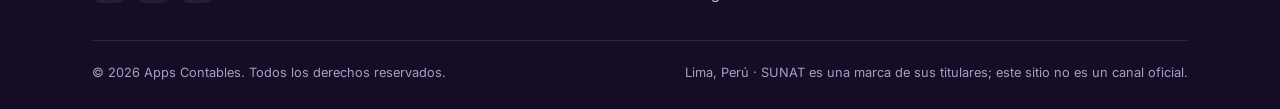
<file: novedades.html>
<!DOCTYPE html>
<html lang="es">
<head>
<meta charset="utf-8" />
<meta name="viewport" content="width=device-width, initial-scale=1" />
<title>Novedades de Buzón SOL | Apps Contables</title>
<meta name="description" content="Notas cortas para usar mejor Buzón SOL: qué revisar en el Buzón de SUNAT, dónde quedan los adjuntos y cómo detectar credenciales vencidas." />
<link rel="canonical" href="https://appscontables.com/novedades.html" />
<meta name="theme-color" content="#1b1035" />
<meta property="og:type" content="website" />
<meta property="og:locale" content="es_PE" />
<meta property="og:title" content="Novedades de Buzón SOL | Apps Contables" />
<meta property="og:description" content="Notas cortas para usar mejor Buzón SOL: qué revisar en el Buzón de SUNAT, dónde quedan los adjuntos y cómo detectar credenciales vencidas." />
<meta property="og:url" content="https://appscontables.com/novedades.html" />

<meta property="og:image" content="https://appscontables.com/logo-apps-contables/og-image.png" />

<meta property="og:image:width" content="1200" />

<meta property="og:image:height" content="630" />

<meta property="og:image:alt" content="Apps Contables · Buzón SOL" />
<link rel="icon" href="logo-apps-contables/favicon.svg" type="image/svg+xml" />
<link rel="icon" href="logo-apps-contables/favicon-32.png" sizes="32x32" type="image/png" />
<link rel="apple-touch-icon" href="logo-apps-contables/icono-180.png" />
<link rel="preconnect" href="https://fonts.googleapis.com" />
<link rel="preconnect" href="https://fonts.gstatic.com" crossorigin />
<link href="https://fonts.googleapis.com/css2?family=Inter:wght@400;500;600;700&family=Poppins:wght@600&family=Sora:wght@600;700;800&display=swap" rel="stylesheet" />
<link rel="stylesheet" href="assets/css/estilos.css" />
<script>
  try {
    var t = localStorage.getItem("cp_tema");
    if (t === "dark" || (!t && window.matchMedia("(prefers-color-scheme: dark)").matches)) {
      document.documentElement.setAttribute("data-theme", "dark");
    }
  } catch (e) {}
</script>
</head>
<body>
<a class="skip" href="#main">Saltar al contenido</a>

<header class="topbar">
  <div class="contenedor topbar__in">
    <a class="logo" href="index.html">
      <img class="logo__icono" src="logo-apps-contables/icono-marca.svg" width="30" height="30" alt="" />
      <span>
        <span class="logo__marca">Apps Contables</span>
        <span class="logo__sub">Software contable</span>
      </span>
    </a>

    <nav class="nav" id="nav-principal" aria-label="Navegación principal">
      <a href="index.html#apps">Aplicaciones</a>
      <a href="index.html#como-empezar">Cómo empezar</a>
      <a href="buzon-sol.html#capacitaciones">Capacitaciones</a>
      <a href="novedades.html">Novedades</a>
      <a href="index.html#faq">Preguntas</a>
      <a href="contacto.html">Contacto</a>
    </nav>

    <div class="topbar__acciones">
      <button class="btn-tema" type="button" aria-label="Cambiar de tema">
        <svg class="ico-sol" width="18" height="18" viewBox="0 0 24 24" fill="none" stroke="currentColor" stroke-width="1.8" stroke-linecap="round" aria-hidden="true">
          <circle cx="12" cy="12" r="4" /><path d="M12 2v2M12 20v2M4.9 4.9l1.4 1.4M17.7 17.7l1.4 1.4M2 12h2M20 12h2M4.9 19.1l1.4-1.4M17.7 6.3l1.4-1.4" />
        </svg>
        <svg class="ico-luna" width="18" height="18" viewBox="0 0 24 24" fill="none" stroke="currentColor" stroke-width="1.8" stroke-linecap="round" aria-hidden="true">
          <path d="M21 12.8A8.5 8.5 0 1 1 11.2 3a7 7 0 0 0 9.8 9.8Z" />
        </svg>
      </button>
      <a class="btn btn--primary btn--sm" href="buzon-sol.html">Ver Buzón SOL</a>
      <button class="btn-menu" type="button" aria-expanded="false" aria-controls="nav-principal" aria-label="Abrir menú">
        <svg width="20" height="20" viewBox="0 0 24 24" fill="none" stroke="currentColor" stroke-width="2" stroke-linecap="round" aria-hidden="true">
          <path d="M4 7h16M4 12h16M4 17h16" />
        </svg>
      </button>
    </div>
  </div>
</header>

<main id="main">

  <section class="seccion seccion--ajustada">
    <div class="contenedor">
      <nav class="miga" aria-label="Ruta de navegación">
        <a href="index.html">Inicio</a>
        <span aria-hidden="true">/</span>
        <span aria-current="page">Novedades</span>
      </nav>

      <div style="max-width:720px;margin-top:20px">
        <p class="kicker">Novedades</p>
        <h1>Notas para usar mejor el Buzón SOL</h1>
        <p class="entradilla">
          Sin comunicados copiados ni teoría. Cada nota resuelve una duda concreta
          del aplicativo: qué revisar, dónde está un archivo, por qué falla una
          empresa. Si algo no lo tenemos confirmado, lo decimos.
        </p>
      </div>

      <h2 class="sr-only">Últimas notas</h2>

      <div class="rejilla-notas">
        <article class="nota">
          <div class="nota__cinta" data-tema="Buzón SOL"></div>
          <div class="nota__cuerpo">
            <p class="nota__fecha"><time datetime="2026-10-24">24 de octubre de 2026</time> · 4 min</p>
            <h3><a href="novedad-revisar-buzon.html">Qué revisar en el Buzón SOL antes de que venza un plazo</a></h3>
            <p>Tres tipos de mensaje que no conviene dejar para el último día y cómo detectarlos a tiempo.</p>
            <div class="nota__pie">
              <a class="enlace-flecha" href="novedad-revisar-buzon.html">Leer nota
                <svg width="16" height="16" viewBox="0 0 24 24" fill="none" stroke="currentColor" stroke-width="2.2" stroke-linecap="round" stroke-linejoin="round" aria-hidden="true"><path d="M5 12h14M13 6l6 6-6 6" /></svg>
              </a>
            </div>
          </div>
        </article>

        <article class="nota">
          <div class="nota__cinta" data-tema="Adjuntos"></div>
          <div class="nota__cuerpo">
            <p class="nota__fecha"><time datetime="2026-10-12">12 de octubre de 2026</time> · 3 min</p>
            <h3><a href="novedad-adjuntos.html">Dónde quedan los adjuntos y cómo respaldarlos</a></h3>
            <p>La carpeta local, los respaldos automáticos y qué copiar si cambias de equipo.</p>
            <div class="nota__pie">
              <a class="enlace-flecha" href="novedad-adjuntos.html">Leer nota
                <svg width="16" height="16" viewBox="0 0 24 24" fill="none" stroke="currentColor" stroke-width="2.2" stroke-linecap="round" stroke-linejoin="round" aria-hidden="true"><path d="M5 12h14M13 6l6 6-6 6" /></svg>
              </a>
            </div>
          </div>
        </article>

        <article class="nota">
          <div class="nota__cinta" data-tema="Credenciales"></div>
          <div class="nota__cuerpo">
            <p class="nota__fecha"><time datetime="2026-09-30">30 de setiembre de 2026</time> · 4 min</p>
            <h3><a href="novedad-credenciales.html">La clave SOL vencida que nadie nota hasta que falla</a></h3>
            <p>Cómo distinguir un problema de credenciales de una caída de SUNAT, sin adivinar.</p>
            <div class="nota__pie">
              <a class="enlace-flecha" href="novedad-credenciales.html">Leer nota
                <svg width="16" height="16" viewBox="0 0 24 24" fill="none" stroke="currentColor" stroke-width="2.2" stroke-linecap="round" stroke-linejoin="round" aria-hidden="true"><path d="M5 12h14M13 6l6 6-6 6" /></svg>
              </a>
            </div>
          </div>
        </article>
      </div>
    </div>
  </section>

  <section class="seccion seccion--ajustada">
    <div class="contenedor">
      <div class="bloque-oscuro">
        <div>
          <h2>¿Tienes una duda que no está aquí?</h2>
          <p>Escríbenos con el mensaje exacto que aparece en pantalla y te respondemos con el paso siguiente.</p>
        </div>
        <div class="bloque-oscuro__acciones">
          <a class="btn btn--primary" href="#" data-wa="Hola, tengo una duda sobre Buzón SOL.">Preguntar por WhatsApp</a>
          <a class="btn btn--light" href="buzon-sol.html">Ver Buzón SOL</a>
        </div>
      </div>
    </div>
  </section>
</main>

<footer class="pie">
  <div class="contenedor">
    <div class="pie__rejilla">
      <div class="pie__marca">
        <a class="logo" href="index.html">
          <img class="logo__icono" src="logo-apps-contables/icono-marca.svg" width="28" height="28" alt="" />
          <span>
            <span class="logo__marca">Apps Contables</span>
            <span class="logo__sub">Software contable</span>
          </span>
        </a>
        <p>Aplicaciones de escritorio para contadores y estudios contables del Perú. Hechas por gente que trabaja con SUNAT todos los días.</p>
        <div class="pie__redes">
          <a href="https://www.youtube.com/@AppsContables" target="_blank" rel="noopener" aria-label="YouTube"><svg width="17" height="17" viewBox="0 0 24 24" fill="currentColor" aria-hidden="true"><path d="M21.6 7.2a2.8 2.8 0 0 0-2-2C17.9 4.8 12 4.8 12 4.8s-5.9 0-7.6.4a2.8 2.8 0 0 0-2 2A29 29 0 0 0 2 12a29 29 0 0 0 .4 4.8 2.8 2.8 0 0 0 2 2c1.7.4 7.6.4 7.6.4s5.9 0 7.6-.4a2.8 2.8 0 0 0 2-2A29 29 0 0 0 22 12a29 29 0 0 0-.4-4.8ZM10 15.5v-7l6 3.5-6 3.5Z" /></svg></a>
          <a href="https://www.facebook.com/people/Apps-Contables/61596021934057/" target="_blank" rel="noopener" aria-label="Facebook"><svg width="17" height="17" viewBox="0 0 24 24" fill="currentColor" aria-hidden="true"><path d="M14 9h3V6h-3c-2.2 0-4 1.8-4 4v2H8v3h2v7h3v-7h3l1-3h-4v-2c0-.6.4-1 1-1Z" /></svg></a>
          <a href="#" data-wa="Hola, vengo desde la web." aria-label="WhatsApp"><svg width="17" height="17" viewBox="0 0 24 24" fill="currentColor" aria-hidden="true"><path d="M12 2a10 10 0 0 0-8.6 15.1L2 22l5-1.3A10 10 0 1 0 12 2Zm5.3 14.1c-.2.6-1.2 1.2-1.7 1.2-.5.1-1 .1-1.7-.1a10 10 0 0 1-2.8-1.6 11 11 0 0 1-3.1-3.8c-.4-.8-.5-1.5-.3-2 .1-.4.5-.8.7-1 .2-.2.4-.2.6-.2h.4c.2 0 .3 0 .5.4l.7 1.7c.1.2 0 .4-.1.5l-.4.5c-.1.2-.2.3 0 .6.2.4.8 1.3 1.4 1.8.7.6 1.3.8 1.5.9.2.1.4.1.5-.1l.6-.7c.1-.2.3-.2.5-.1l1.6.8c.2.1.4.2.4.3v.5Z" /></svg></a>
        </div>
      </div>

      <div>
        <h2 class="pie__titulo">Aplicaciones</h2>
        <ul>
          <li><a href="buzon-sol.html">Buzón SOL</a></li>
          <li><a href="sire-cpe.html">SIRE y CPE · próximamente</a></li>
          <li><a href="facturacion-electronica.html">Facturación · próximamente</a></li>
        </ul>
      </div>

      <div>
        <h2 class="pie__titulo">Recursos</h2>
        <ul>
          <li><a href="index.html#como-empezar">Cómo empezar</a></li>
          <li><a href="index.html#planes">Planes y precios</a></li>
          <li><a href="buzon-sol.html#capacitaciones">Capacitaciones</a></li>
          <li><a href="novedades.html">Novedades</a></li>
          <li><a href="index.html#faq">Preguntas frecuentes</a></li>
        </ul>
      </div>

      <div>
        <h2 class="pie__titulo">Contacto</h2>
        <ul>
          <li><a href="#" data-wa="Hola, quiero información sobre Buzón SOL.">WhatsApp directo</a></li>
          <li><a href="#" data-correo="Consulta desde la web">Ventas por correo</a></li>
          <li><a href="contacto.html">Formulario de contacto</a></li>
          <li><a href="contacto.html">Soporte</a></li>
        </ul>
      </div>
    </div>

    <div class="pie__legal">
      <span>© <span data-anio>2026</span> Apps Contables. Todos los derechos reservados.</span>
      <span>Lima, Perú · SUNAT es una marca de sus titulares; este sitio no es un canal oficial.</span>
    </div>
  </div>
</footer>

<script src="assets/js/sitio.js"></script>
</body>
</html>
</file>
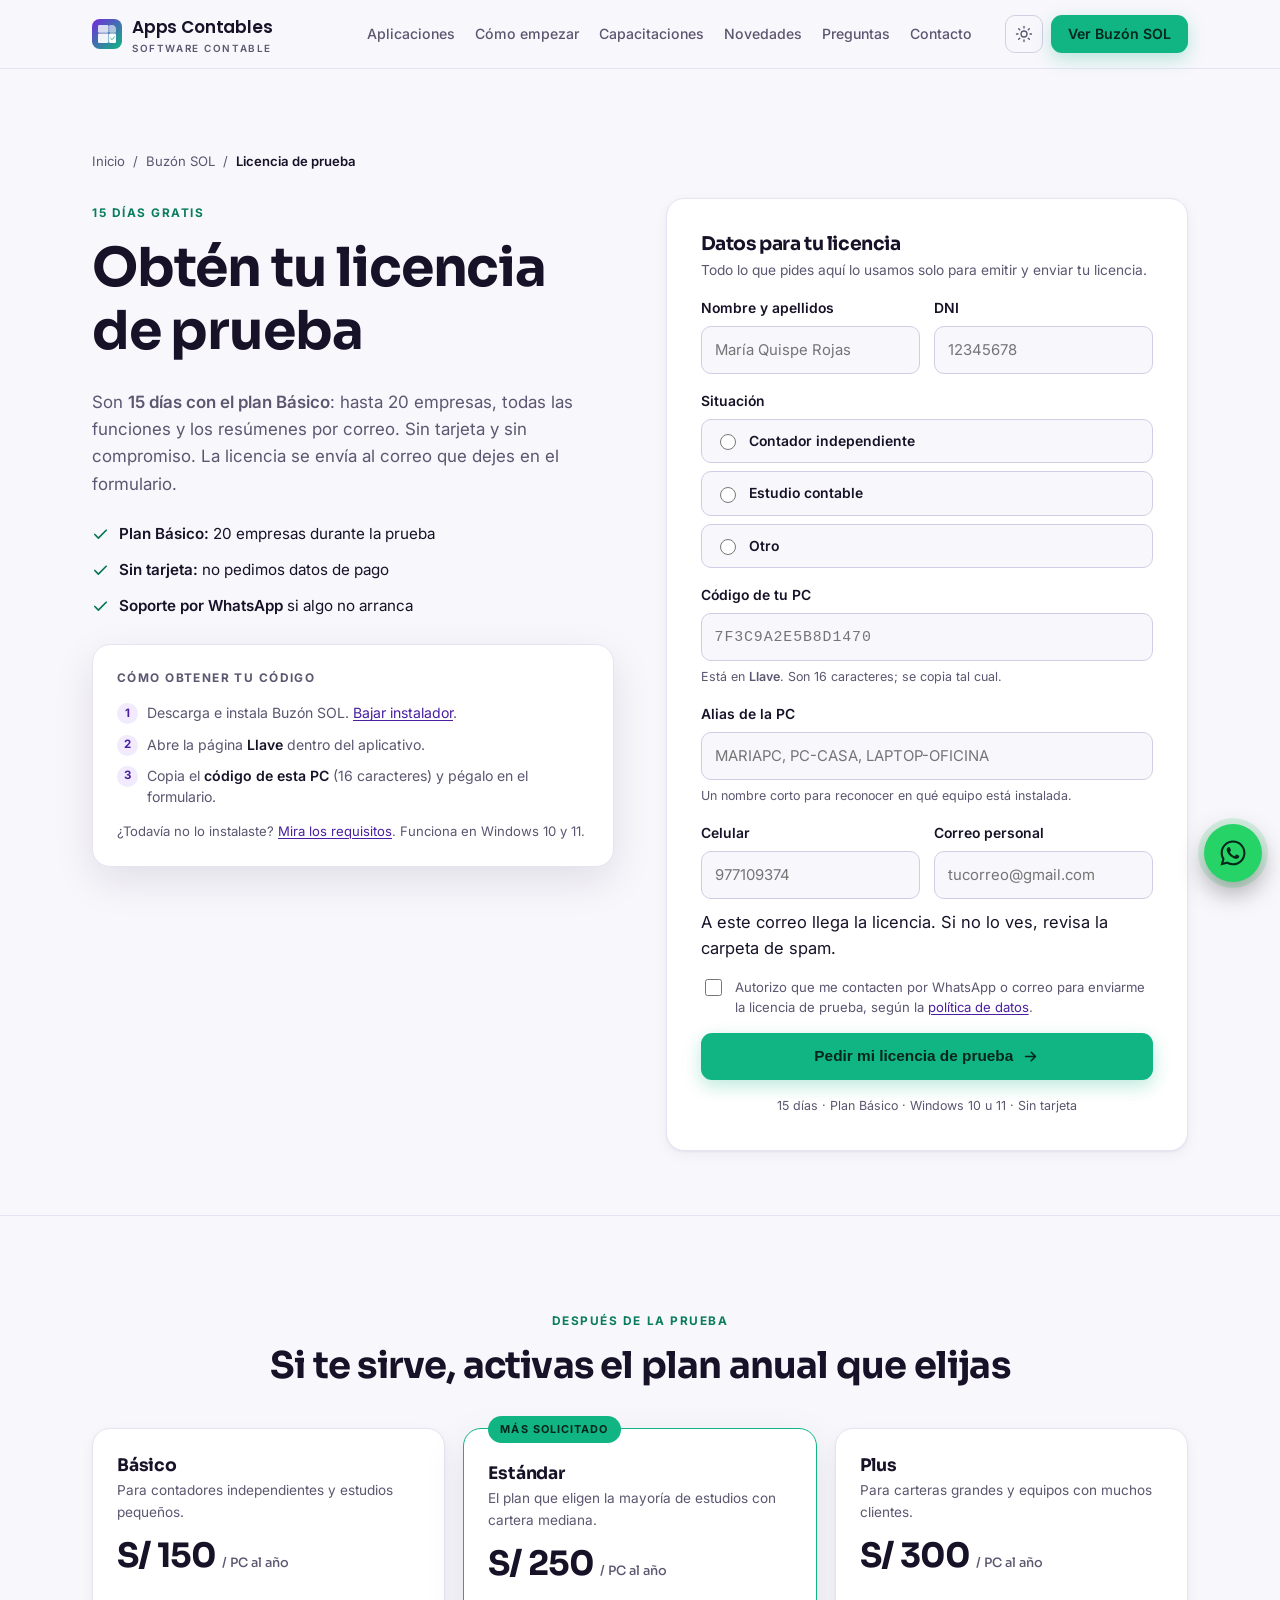
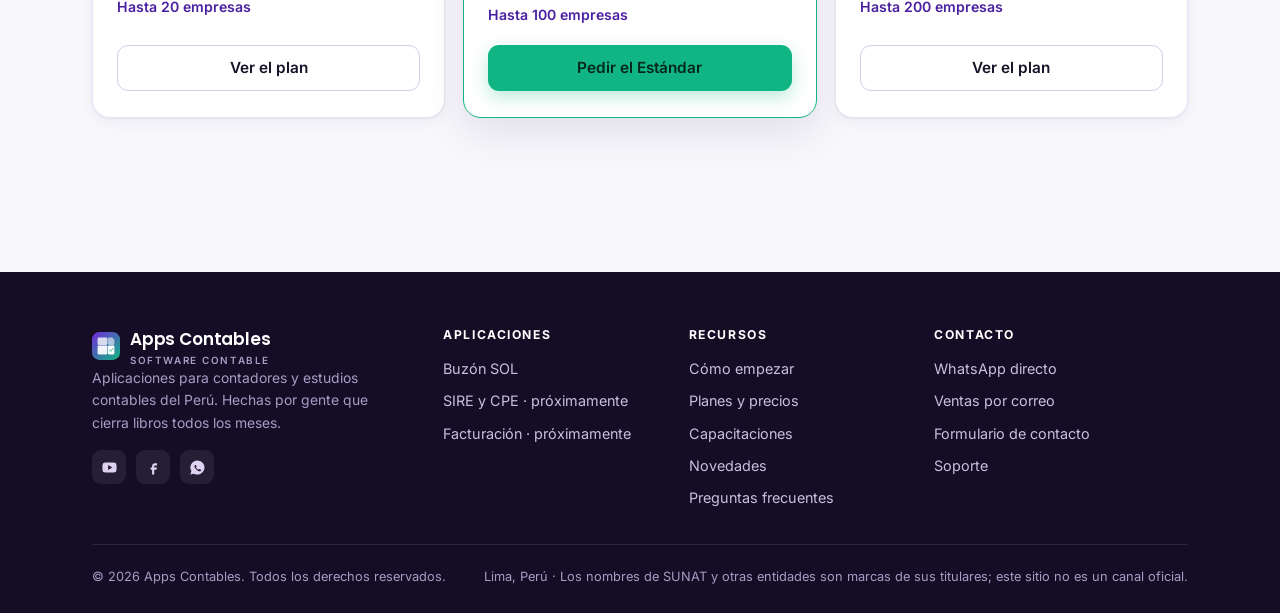
<file: prueba.html>
<!DOCTYPE html>
<html lang="es">
<head>
<meta charset="utf-8" />
<meta name="viewport" content="width=device-width, initial-scale=1" />
<title>Licencia de prueba de 15 días | Buzón SOL</title>
<meta name="description" content="Pide tu licencia de prueba de Buzón SOL: 15 días, plan Básico con 20 empresas, sin tarjeta. Solo necesitas el código que muestra la página Llave." />
<link rel="canonical" href="https://appscontables.com/prueba.html" />
<meta name="theme-color" content="#1b1035" />
<meta property="og:type" content="website" />
<meta property="og:locale" content="es_PE" />
<meta property="og:title" content="Licencia de prueba de 15 días · Buzón SOL" />
<meta property="og:description" content="15 días gratis con el plan Básico. Llena el formulario con el código de tu PC y te enviamos la licencia por correo." />
<meta property="og:url" content="https://appscontables.com/prueba.html" />

<meta property="og:image" content="https://appscontables.com/logo-apps-contables/og-image.png" />

<meta property="og:image:width" content="1200" />

<meta property="og:image:height" content="630" />

<meta property="og:image:alt" content="Apps Contables · Buzón SOL" />
<link rel="icon" href="logo-apps-contables/favicon.svg" type="image/svg+xml" />
<link rel="icon" href="logo-apps-contables/favicon-32.png" sizes="32x32" type="image/png" />
<link rel="apple-touch-icon" href="logo-apps-contables/icono-180.png" />
<link rel="preconnect" href="https://fonts.googleapis.com" />
<link rel="preconnect" href="https://fonts.gstatic.com" crossorigin />
<link href="https://fonts.googleapis.com/css2?family=Inter:wght@400;500;600;700&family=Poppins:wght@600&family=Sora:wght@600;700;800&display=swap" rel="stylesheet" />
<link rel="stylesheet" href="assets/css/estilos.css" />
<script>
  try {
    var t = localStorage.getItem("cp_tema");
    if (t === "dark" || (!t && window.matchMedia("(prefers-color-scheme: dark)").matches)) {
      document.documentElement.setAttribute("data-theme", "dark");
    }
  } catch (e) {}
</script>
</head>
<body>
<a class="skip" href="#main">Saltar al contenido</a>

<header class="topbar">
  <div class="contenedor topbar__in">
    <a class="logo" href="index.html">
      <img class="logo__icono" src="logo-apps-contables/icono-marca.svg" width="30" height="30" alt="" />
      <span>
        <span class="logo__marca">Apps Contables</span>
        <span class="logo__sub">Software contable</span>
      </span>
    </a>

    <nav class="nav" id="nav-principal" aria-label="Navegación principal">
      <a href="index.html#apps">Aplicaciones</a>
      <a href="index.html#como-empezar">Cómo empezar</a>
      <a href="buzon-sol.html#capacitaciones">Capacitaciones</a>
      <a href="novedades.html">Novedades</a>
      <a href="index.html#faq">Preguntas</a>
      <a href="contacto.html">Contacto</a>
    </nav>

    <div class="topbar__acciones">
      <button class="btn-tema" type="button" aria-label="Cambiar de tema">
        <svg class="ico-sol" width="18" height="18" viewBox="0 0 24 24" fill="none" stroke="currentColor" stroke-width="1.8" stroke-linecap="round" aria-hidden="true">
          <circle cx="12" cy="12" r="4" /><path d="M12 2v2M12 20v2M4.9 4.9l1.4 1.4M17.7 17.7l1.4 1.4M2 12h2M20 12h2M4.9 19.1l1.4-1.4M17.7 6.3l1.4-1.4" />
        </svg>
        <svg class="ico-luna" width="18" height="18" viewBox="0 0 24 24" fill="none" stroke="currentColor" stroke-width="1.8" stroke-linecap="round" aria-hidden="true">
          <path d="M21 12.8A8.5 8.5 0 1 1 11.2 3a7 7 0 0 0 9.8 9.8Z" />
        </svg>
      </button>
      <a class="btn btn--primary btn--sm" href="buzon-sol.html">Ver Buzón SOL</a>
      <button class="btn-menu" type="button" aria-expanded="false" aria-controls="nav-principal" aria-label="Abrir menú">
        <svg width="20" height="20" viewBox="0 0 24 24" fill="none" stroke="currentColor" stroke-width="2" stroke-linecap="round" aria-hidden="true">
          <path d="M4 7h16M4 12h16M4 17h16" />
        </svg>
      </button>
    </div>
  </div>
</header>

<main id="main">

  <section class="seccion seccion--ajustada">
    <div class="contenedor">
      <nav class="miga" aria-label="Ruta de navegación">
        <a href="index.html">Inicio</a>
        <span aria-hidden="true">/</span>
        <a href="buzon-sol.html">Buzón SOL</a>
        <span aria-hidden="true">/</span>
        <span aria-current="page">Licencia de prueba</span>
      </nav>

      <div class="dos-columnas" style="margin-top:26px;align-items:start">

        <div>
          <p class="kicker">15 días gratis</p>
          <h1>Obtén tu licencia de prueba</h1>
          <p class="entradilla">
            Son <strong>15 días con el plan Básico</strong>: hasta 20 empresas, todas
            las funciones y los resúmenes por correo. Sin tarjeta y sin compromiso.
            La licencia se envía al correo que dejes en el formulario.
          </p>

          <ul class="lista-check" style="margin-top:24px">
            <li>
              <svg width="17" height="17" viewBox="0 0 24 24" fill="none" stroke="currentColor" stroke-width="2.4" stroke-linecap="round" stroke-linejoin="round" aria-hidden="true"><path d="M20 6 9 17l-5-5" /></svg>
              <span><strong>Plan Básico:</strong> 20 empresas durante la prueba</span>
            </li>
            <li>
              <svg width="17" height="17" viewBox="0 0 24 24" fill="none" stroke="currentColor" stroke-width="2.4" stroke-linecap="round" stroke-linejoin="round" aria-hidden="true"><path d="M20 6 9 17l-5-5" /></svg>
              <span><strong>Sin tarjeta:</strong> no pedimos datos de pago</span>
            </li>
            <li>
              <svg width="17" height="17" viewBox="0 0 24 24" fill="none" stroke="currentColor" stroke-width="2.4" stroke-linecap="round" stroke-linejoin="round" aria-hidden="true"><path d="M20 6 9 17l-5-5" /></svg>
              <span><strong>Soporte por WhatsApp</strong> si algo no arranca</span>
            </li>
          </ul>

          <div class="caja-precio" style="margin-top:26px">
            <p class="caja-precio__titulo">Cómo obtener tu código</p>
            <ol class="mini-pasos">
              <li>Descarga e instala Buzón SOL. <a href="#" data-descarga>Bajar instalador</a>.</li>
              <li>Abre la página <strong>Llave</strong> dentro del aplicativo.</li>
              <li>Copia el <strong>código de esta PC</strong> (16 caracteres) y pégalo en el formulario.</li>
            </ol>
            <p style="font-size:.82rem;color:var(--mut);margin:14px 0 0">
              ¿Todavía no lo instalaste? <a href="buzon-sol.html#requisitos">Mira los requisitos</a>.
              Funciona en Windows 10 y 11.
            </p>
          </div>
        </div>

        <form class="formulario" id="form-licencia" action="#" method="post">
          <div class="formulario__cab">
            <h2>Datos para tu licencia</h2>
            <p>Todo lo que pides aquí lo usamos solo para emitir y enviar tu licencia.</p>
          </div>

          <div class="fila-campos">
            <div class="campo">
              <label for="nombre">Nombre y apellidos</label>
              <input type="text" id="nombre" name="nombre" autocomplete="name" maxlength="80" required placeholder="María Quispe Rojas" />
            </div>
            <div class="campo">
              <label for="dni">DNI</label>
              <input type="text" id="dni" name="dni" inputmode="numeric" autocomplete="off" maxlength="8" pattern="[0-9]{8}" title="8 dígitos, sin puntos ni espacios" required placeholder="12345678" />
            </div>
          </div>

          <fieldset class="campo opciones">
            <legend>Situación</legend>
            <label class="opcion">
              <input type="radio" name="situacion" value="Contador Independiente" required />
              <span>Contador independiente</span>
            </label>
            <label class="opcion">
              <input type="radio" name="situacion" value="Estudio Contable" />
              <span>Estudio contable</span>
            </label>
            <label class="opcion">
              <input type="radio" name="situacion" value="Otro" />
              <span>Otro</span>
            </label>
          </fieldset>

          <div class="campo">
            <label for="codigo">Código de tu PC</label>
            <input type="text" id="codigo" name="codigo" maxlength="16" minlength="6" autocomplete="off" autocapitalize="characters" spellcheck="false" required placeholder="7F3C9A2E5B8D1470" style="text-transform:uppercase;letter-spacing:.06em;font-family:ui-monospace,Consolas,monospace" />
            <span class="ayuda">Está en <strong>Llave</strong>. Son 16 caracteres; se copia tal cual.</span>
          </div>

          <div class="campo">
            <label for="alias">Alias de la PC</label>
            <input type="text" id="alias" name="alias" maxlength="20" autocomplete="off" spellcheck="false" required placeholder="MARIAPC, PC-CASA, LAPTOP-OFICINA" />
            <span class="ayuda">Un nombre corto para reconocer en qué equipo está instalada.</span>
          </div>

          <div class="fila-campos">
            <div class="campo">
              <label for="celular">Celular</label>
              <input type="tel" id="celular" name="celular" inputmode="numeric" autocomplete="tel-national" maxlength="9" pattern="9[0-9]{8}" title="9 dígitos, empieza con 9" required placeholder="977109374" />
            </div>
            <div class="campo">
              <label for="correo">Correo personal</label>
              <input type="email" id="correo" name="correo" autocomplete="email" required placeholder="tucorreo@gmail.com" />
            </div>
          </div>
          <p class="ayuda" style="margin:-6px 0 0">A este correo llega la licencia. Si no lo ves, revisa la carpeta de spam.</p>

          <label class="campo--check">
            <input type="checkbox" name="acepto" value="si" required />
            <span>Autorizo que me contacten por WhatsApp o correo para enviarme la licencia de prueba, según la <a href="contacto.html">política de datos</a>.</span>
          </label>

          <button class="btn btn--primary btn--bloque" type="submit" id="btn-licencia">
            Pedir mi licencia de prueba
            <svg width="17" height="17" viewBox="0 0 24 24" fill="none" stroke="currentColor" stroke-width="2.2" stroke-linecap="round" stroke-linejoin="round" aria-hidden="true"><path d="M5 12h14M13 6l6 6-6 6" /></svg>
          </button>

          <div class="aviso-form" id="aviso-licencia" role="status" aria-live="polite"></div>

          <p class="legal" style="text-align:center">
            15 días · Plan Básico · Windows 10 u 11 · Sin tarjeta
          </p>
        </form>

        <div class="formulario formulario--ok" id="exito-licencia" hidden tabindex="-1">
          <div class="exito__icono" aria-hidden="true">
            <svg width="26" height="26" viewBox="0 0 24 24" fill="none" stroke="currentColor" stroke-width="2.4" stroke-linecap="round" stroke-linejoin="round"><path d="M20 6 9 17l-5-5" /></svg>
          </div>
          <h2>Solicitud enviada</h2>
          <p>
            Recibimos tus datos. Te hemos enviado la licencia de prueba al correo que indicaste.
            Si no aparece, revisa spam o
            <a href="#" data-wa="Hola, envié la solicitud de licencia de prueba y no me llega. Mi código de PC es: ">escríbenos por WhatsApp</a>.
          </p>
        </div>

      </div>
    </div>
  </section>

  <section class="seccion seccion--linea">
    <div class="contenedor">
      <div class="centrado">
        <p class="kicker">Después de la prueba</p>
        <h2>Si te sirve, activas el plan anual que elijas</h2>
      </div>
      <div class="rejilla-planes">
        <article class="plan">
          <h3 class="plan__nombre">Básico</h3>
          <p class="plan__para">Para contadores independientes y estudios pequeños.</p>
          <p class="plan__precio">S/ 150 <span>/ PC al año</span></p>
          <p class="plan__empresas">Hasta 20 empresas</p>
          <a class="btn btn--ghost btn--bloque" href="buzon-sol.html#planes">Ver el plan</a>
        </article>
        <article class="plan plan--destacado">
          <span class="plan__cinta">Más solicitado</span>
          <h3 class="plan__nombre">Estándar</h3>
          <p class="plan__para">El plan que eligen la mayoría de estudios con cartera mediana.</p>
          <p class="plan__precio">S/ 250 <span>/ PC al año</span></p>
          <p class="plan__empresas">Hasta 100 empresas</p>
          <a class="btn btn--primary btn--bloque" href="#" data-wa="Hola, quiero el plan Estándar de Buzón SOL (S/ 250, hasta 100 empresas).">Pedir el Estándar</a>
        </article>
        <article class="plan">
          <h3 class="plan__nombre">Plus</h3>
          <p class="plan__para">Para carteras grandes y equipos con muchos clientes.</p>
          <p class="plan__precio">S/ 300 <span>/ PC al año</span></p>
          <p class="plan__empresas">Hasta 200 empresas</p>
          <a class="btn btn--ghost btn--bloque" href="buzon-sol.html#planes">Ver el plan</a>
        </article>
      </div>
    </div>
  </section>

</main>

<footer class="pie">
  <div class="contenedor">
    <div class="pie__rejilla">
      <div class="pie__marca">
        <a class="logo" href="index.html">
          <img class="logo__icono" src="logo-apps-contables/icono-marca.svg" width="28" height="28" alt="" />
          <span>
            <span class="logo__marca">Apps Contables</span>
            <span class="logo__sub">Software contable</span>
          </span>
        </a>
        <p>Aplicaciones para contadores y estudios contables del Perú. Hechas por gente que cierra libros todos los meses.</p>
        <div class="pie__redes">
          <a href="https://www.youtube.com/@AppsContables" target="_blank" rel="noopener" aria-label="YouTube"><svg width="17" height="17" viewBox="0 0 24 24" fill="currentColor" aria-hidden="true"><path d="M21.6 7.2a2.8 2.8 0 0 0-2-2C17.9 4.8 12 4.8 12 4.8s-5.9 0-7.6.4a2.8 2.8 0 0 0-2 2A29 29 0 0 0 2 12a29 29 0 0 0 .4 4.8 2.8 2.8 0 0 0 2 2c1.7.4 7.6.4 7.6.4s5.9 0 7.6-.4a2.8 2.8 0 0 0 2-2A29 29 0 0 0 22 12a29 29 0 0 0-.4-4.8ZM10 15.5v-7l6 3.5-6 3.5Z" /></svg></a>
          <a href="https://www.facebook.com/people/Apps-Contables/61596021934057/" target="_blank" rel="noopener" aria-label="Facebook"><svg width="17" height="17" viewBox="0 0 24 24" fill="currentColor" aria-hidden="true"><path d="M14 9h3V6h-3c-2.2 0-4 1.8-4 4v2H8v3h2v7h3v-7h3l1-3h-4v-2c0-.6.4-1 1-1Z" /></svg></a>
          <a href="#" data-wa="Hola, vengo desde la web." aria-label="WhatsApp"><svg width="17" height="17" viewBox="0 0 24 24" fill="currentColor" aria-hidden="true"><path d="M12 2a10 10 0 0 0-8.6 15.1L2 22l5-1.3A10 10 0 1 0 12 2Zm5.3 14.1c-.2.6-1.2 1.2-1.7 1.2-.5.1-1 .1-1.7-.1a10 10 0 0 1-2.8-1.6 11 11 0 0 1-3.1-3.8c-.4-.8-.5-1.5-.3-2 .1-.4.5-.8.7-1 .2-.2.4-.2.6-.2h.4c.2 0 .3 0 .5.4l.7 1.7c.1.2 0 .4-.1.5l-.4.5c-.1.2-.2.3 0 .6.2.4.8 1.3 1.4 1.8.7.6 1.3.8 1.5.9.2.1.4.1.5-.1l.6-.7c.1-.2.3-.2.5-.1l1.6.8c.2.1.4.2.4.3v.5Z" /></svg></a>
        </div>
      </div>

      <div>
        <h2 class="pie__titulo">Aplicaciones</h2>
        <ul>
          <li><a href="buzon-sol.html">Buzón SOL</a></li>
          <li><a href="sire-cpe.html">SIRE y CPE · próximamente</a></li>
          <li><a href="facturacion-electronica.html">Facturación · próximamente</a></li>
        </ul>
      </div>

      <div>
        <h2 class="pie__titulo">Recursos</h2>
        <ul>
          <li><a href="index.html#como-empezar">Cómo empezar</a></li>
          <li><a href="index.html#planes">Planes y precios</a></li>
          <li><a href="buzon-sol.html#capacitaciones">Capacitaciones</a></li>
          <li><a href="novedades.html">Novedades</a></li>
          <li><a href="index.html#faq">Preguntas frecuentes</a></li>
        </ul>
      </div>

      <div>
        <h2 class="pie__titulo">Contacto</h2>
        <ul>
          <li><a href="#" data-wa="Hola, quiero información sobre las aplicaciones.">WhatsApp directo</a></li>
          <li><a href="#" data-correo="Consulta desde la web">Ventas por correo</a></li>
          <li><a href="contacto.html">Formulario de contacto</a></li>
          <li><a href="contacto.html">Soporte</a></li>
        </ul>
      </div>
    </div>

    <div class="pie__legal">
      <span>© <span data-anio>2026</span> Apps Contables. Todos los derechos reservados.</span>
      <span>Lima, Perú · Los nombres de SUNAT y otras entidades son marcas de sus titulares; este sitio no es un canal oficial.</span>
    </div>
  </div>
</footer>

<script src="assets/js/sitio.js"></script>
</body>
</html>
</file>
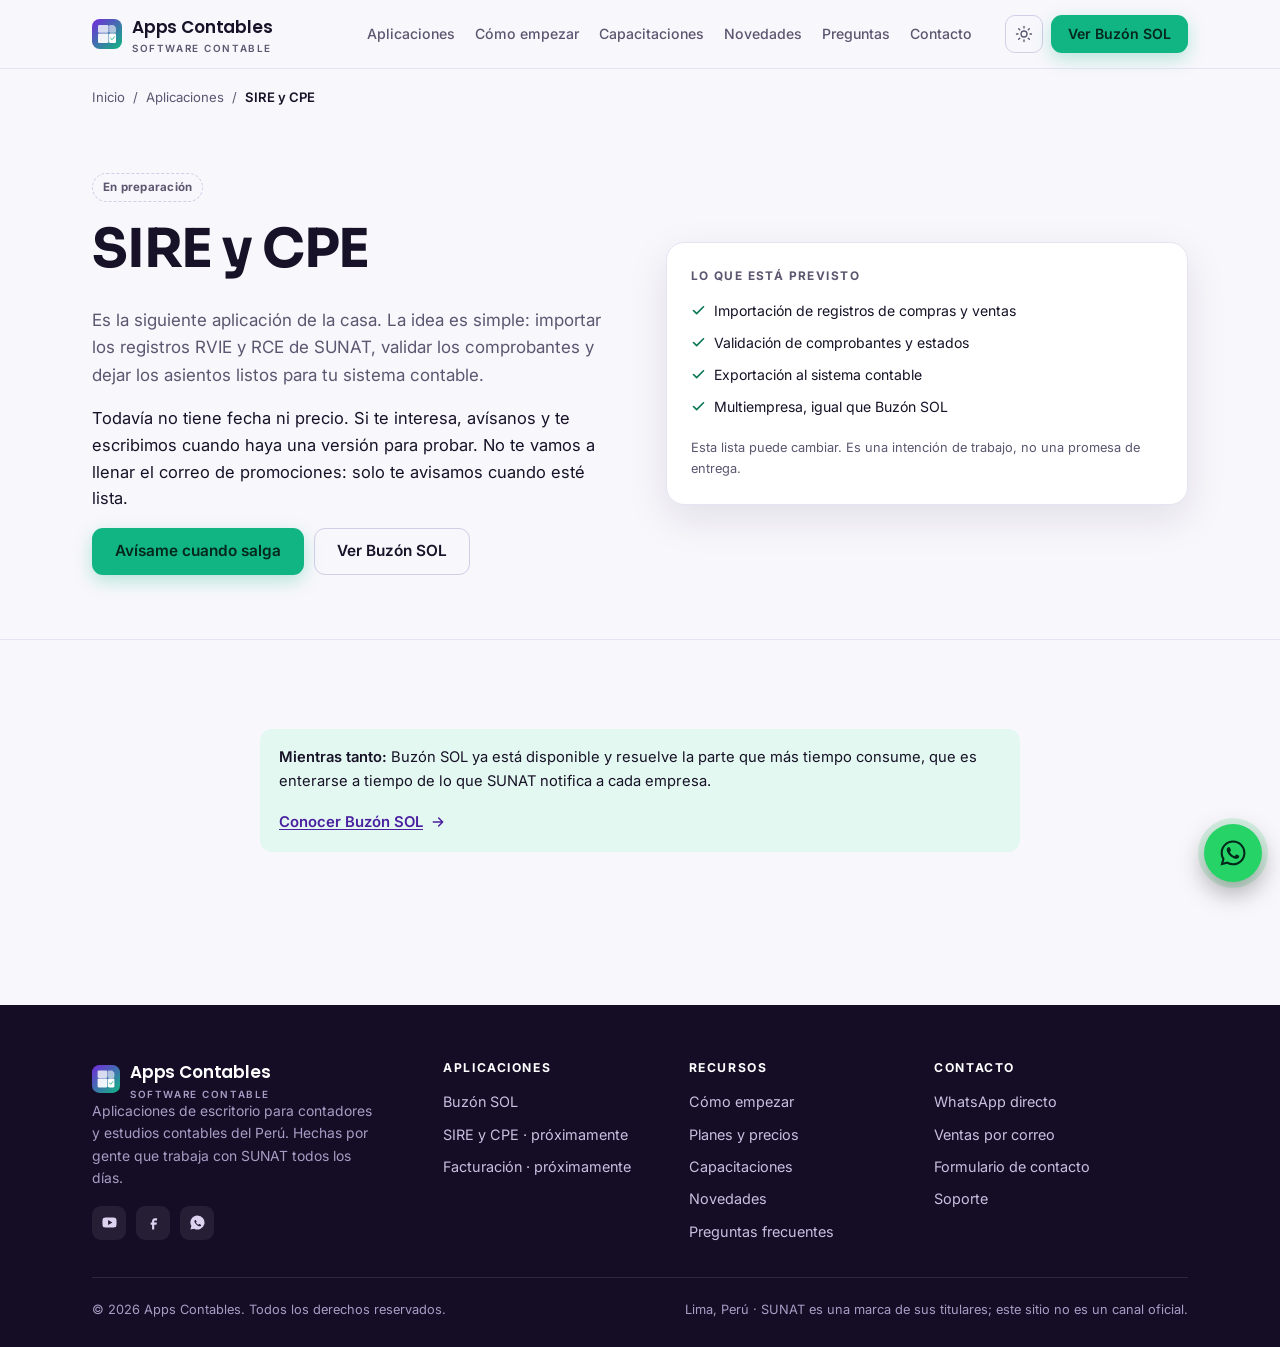
<file: sire-cpe.html>
<!DOCTYPE html>
<html lang="es">
<head>
<meta charset="utf-8" />
<meta name="viewport" content="width=device-width, initial-scale=1" />
<title>SIRE y CPE · En preparación | Apps Contables</title>
<meta name="description" content="La aplicación de SIRE y CPE está en preparación. Déjanos tu correo o escríbenos por WhatsApp y te avisamos cuando esté disponible." />
<meta name="robots" content="noindex, follow" />
<link rel="canonical" href="https://appscontables.com/sire-cpe.html" />
<meta name="theme-color" content="#1b1035" />
<meta property="og:type" content="website" />
<meta property="og:locale" content="es_PE" />
<meta property="og:title" content="SIRE y CPE · En preparación" />
<meta property="og:description" content="Estamos trabajando en una aplicación para los registros RVIE y RCE. Avísame cuando esté lista." />
<meta property="og:url" content="https://appscontables.com/sire-cpe.html" />

<meta property="og:image" content="https://appscontables.com/logo-apps-contables/og-image.png" />

<meta property="og:image:width" content="1200" />

<meta property="og:image:height" content="630" />

<meta property="og:image:alt" content="Apps Contables · Buzón SOL" />
<link rel="icon" href="logo-apps-contables/favicon.svg" type="image/svg+xml" />
<link rel="icon" href="logo-apps-contables/favicon-32.png" sizes="32x32" type="image/png" />
<link rel="apple-touch-icon" href="logo-apps-contables/icono-180.png" />
<link rel="preconnect" href="https://fonts.googleapis.com" />
<link rel="preconnect" href="https://fonts.gstatic.com" crossorigin />
<link href="https://fonts.googleapis.com/css2?family=Inter:wght@400;500;600;700&family=Poppins:wght@600&family=Sora:wght@600;700;800&display=swap" rel="stylesheet" />
<link rel="stylesheet" href="assets/css/estilos.css" />
<script>
  try {
    var t = localStorage.getItem("cp_tema");
    if (t === "dark" || (!t && window.matchMedia("(prefers-color-scheme: dark)").matches)) {
      document.documentElement.setAttribute("data-theme", "dark");
    }
  } catch (e) {}
</script>
</head>
<body>
<a class="skip" href="#main">Saltar al contenido</a>

<header class="topbar">
  <div class="contenedor topbar__in">
    <a class="logo" href="index.html">
      <img class="logo__icono" src="logo-apps-contables/icono-marca.svg" width="30" height="30" alt="" />
      <span>
        <span class="logo__marca">Apps Contables</span>
        <span class="logo__sub">Software contable</span>
      </span>
    </a>

    <nav class="nav" id="nav-principal" aria-label="Navegación principal">
      <a href="index.html#apps">Aplicaciones</a>
      <a href="index.html#como-empezar">Cómo empezar</a>
      <a href="buzon-sol.html#capacitaciones">Capacitaciones</a>
      <a href="novedades.html">Novedades</a>
      <a href="index.html#faq">Preguntas</a>
      <a href="contacto.html">Contacto</a>
    </nav>

    <div class="topbar__acciones">
      <button class="btn-tema" type="button" aria-label="Cambiar de tema">
        <svg class="ico-sol" width="18" height="18" viewBox="0 0 24 24" fill="none" stroke="currentColor" stroke-width="1.8" stroke-linecap="round" aria-hidden="true">
          <circle cx="12" cy="12" r="4" /><path d="M12 2v2M12 20v2M4.9 4.9l1.4 1.4M17.7 17.7l1.4 1.4M2 12h2M20 12h2M4.9 19.1l1.4-1.4M17.7 6.3l1.4-1.4" />
        </svg>
        <svg class="ico-luna" width="18" height="18" viewBox="0 0 24 24" fill="none" stroke="currentColor" stroke-width="1.8" stroke-linecap="round" aria-hidden="true">
          <path d="M21 12.8A8.5 8.5 0 1 1 11.2 3a7 7 0 0 0 9.8 9.8Z" />
        </svg>
      </button>
      <a class="btn btn--primary btn--sm" href="buzon-sol.html">Ver Buzón SOL</a>
      <button class="btn-menu" type="button" aria-expanded="false" aria-controls="nav-principal" aria-label="Abrir menú">
        <svg width="20" height="20" viewBox="0 0 24 24" fill="none" stroke="currentColor" stroke-width="2" stroke-linecap="round" aria-hidden="true">
          <path d="M4 7h16M4 12h16M4 17h16" />
        </svg>
      </button>
    </div>
  </div>
</header>

<main id="main">

  <div class="contenedor">
    <nav class="miga" aria-label="Ruta de navegación">
      <a href="index.html">Inicio</a>
      <span aria-hidden="true">/</span>
      <a href="index.html#apps">Aplicaciones</a>
      <span aria-hidden="true">/</span>
      <span aria-current="page">SIRE y CPE</span>
    </nav>
  </div>

  <section class="seccion seccion--ajustada">
    <div class="contenedor dos-columnas" style="align-items:center">
      <div>
        <span class="insignia insignia--proxima">En preparación</span>
        <h1 style="margin-top:16px">SIRE y CPE</h1>
        <p class="entradilla">
          Es la siguiente aplicación de la casa. La idea es simple: importar los
          registros RVIE y RCE de SUNAT, validar los comprobantes y dejar los
          asientos listos para tu sistema contable.
        </p>
        <p>
          Todavía no tiene fecha ni precio. Si te interesa, avísanos y te escribimos
          cuando haya una versión para probar. No te vamos a llenar el correo de
          promociones: solo te avisamos cuando esté lista.
        </p>
        <div class="hero-app__acciones">
          <a class="btn btn--primary" href="#" data-wa="Hola, me interesa SIRE y CPE. Avísenme cuando esté disponible.">Avísame cuando salga</a>
          <a class="btn btn--ghost" href="buzon-sol.html">Ver Buzón SOL</a>
        </div>
      </div>

      <div class="caja-precio">
        <p class="caja-precio__titulo">Lo que está previsto</p>
        <ul style="margin-top:14px">
          <li><svg width="15" height="15" viewBox="0 0 24 24" fill="none" stroke="currentColor" stroke-width="2.6" stroke-linecap="round" stroke-linejoin="round"><path d="M20 6 9 17l-5-5" /></svg> Importación de registros de compras y ventas</li>
          <li><svg width="15" height="15" viewBox="0 0 24 24" fill="none" stroke="currentColor" stroke-width="2.6" stroke-linecap="round" stroke-linejoin="round"><path d="M20 6 9 17l-5-5" /></svg> Validación de comprobantes y estados</li>
          <li><svg width="15" height="15" viewBox="0 0 24 24" fill="none" stroke="currentColor" stroke-width="2.6" stroke-linecap="round" stroke-linejoin="round"><path d="M20 6 9 17l-5-5" /></svg> Exportación al sistema contable</li>
          <li><svg width="15" height="15" viewBox="0 0 24 24" fill="none" stroke="currentColor" stroke-width="2.6" stroke-linecap="round" stroke-linejoin="round"><path d="M20 6 9 17l-5-5" /></svg> Multiempresa, igual que Buzón SOL</li>
        </ul>
        <p style="font-size:.8rem;color:var(--mut);margin:14px 0 0">
          Esta lista puede cambiar. Es una intención de trabajo, no una promesa de entrega.
        </p>
      </div>
    </div>
  </section>

  <section class="seccion seccion--linea">
    <div class="contenedor">
      <div class="aviso aviso--acento" style="max-width:760px;margin:0 auto">
        <p>
          <strong>Mientras tanto:</strong> Buzón SOL ya está disponible y resuelve la
          parte que más tiempo consume, que es enterarse a tiempo de lo que SUNAT
          notifica a cada empresa.
        </p>
        <p style="margin-top:12px">
          <a class="enlace-flecha" href="buzon-sol.html">Conocer Buzón SOL
            <svg width="16" height="16" viewBox="0 0 24 24" fill="none" stroke="currentColor" stroke-width="2.2" stroke-linecap="round" stroke-linejoin="round" aria-hidden="true"><path d="M5 12h14M13 6l6 6-6 6" /></svg>
          </a>
        </p>
      </div>
    </div>
  </section>

</main>

<footer class="pie">
  <div class="contenedor">
    <div class="pie__rejilla">
      <div class="pie__marca">
        <a class="logo" href="index.html">
          <img class="logo__icono" src="logo-apps-contables/icono-marca.svg" width="28" height="28" alt="" />
          <span>
            <span class="logo__marca">Apps Contables</span>
            <span class="logo__sub">Software contable</span>
          </span>
        </a>
        <p>Aplicaciones de escritorio para contadores y estudios contables del Perú. Hechas por gente que trabaja con SUNAT todos los días.</p>
        <div class="pie__redes">
          <a href="https://www.youtube.com/@AppsContables" target="_blank" rel="noopener" aria-label="YouTube"><svg width="17" height="17" viewBox="0 0 24 24" fill="currentColor" aria-hidden="true"><path d="M21.6 7.2a2.8 2.8 0 0 0-2-2C17.9 4.8 12 4.8 12 4.8s-5.9 0-7.6.4a2.8 2.8 0 0 0-2 2A29 29 0 0 0 2 12a29 29 0 0 0 .4 4.8 2.8 2.8 0 0 0 2 2c1.7.4 7.6.4 7.6.4s5.9 0 7.6-.4a2.8 2.8 0 0 0 2-2A29 29 0 0 0 22 12a29 29 0 0 0-.4-4.8ZM10 15.5v-7l6 3.5-6 3.5Z" /></svg></a>
          <a href="https://www.facebook.com/people/Apps-Contables/61596021934057/" target="_blank" rel="noopener" aria-label="Facebook"><svg width="17" height="17" viewBox="0 0 24 24" fill="currentColor" aria-hidden="true"><path d="M14 9h3V6h-3c-2.2 0-4 1.8-4 4v2H8v3h2v7h3v-7h3l1-3h-4v-2c0-.6.4-1 1-1Z" /></svg></a>
          <a href="#" data-wa="Hola, vengo desde la web." aria-label="WhatsApp"><svg width="17" height="17" viewBox="0 0 24 24" fill="currentColor" aria-hidden="true"><path d="M12 2a10 10 0 0 0-8.6 15.1L2 22l5-1.3A10 10 0 1 0 12 2Zm5.3 14.1c-.2.6-1.2 1.2-1.7 1.2-.5.1-1 .1-1.7-.1a10 10 0 0 1-2.8-1.6 11 11 0 0 1-3.1-3.8c-.4-.8-.5-1.5-.3-2 .1-.4.5-.8.7-1 .2-.2.4-.2.6-.2h.4c.2 0 .3 0 .5.4l.7 1.7c.1.2 0 .4-.1.5l-.4.5c-.1.2-.2.3 0 .6.2.4.8 1.3 1.4 1.8.7.6 1.3.8 1.5.9.2.1.4.1.5-.1l.6-.7c.1-.2.3-.2.5-.1l1.6.8c.2.1.4.2.4.3v.5Z" /></svg></a>
        </div>
      </div>

      <div>
        <h2 class="pie__titulo">Aplicaciones</h2>
        <ul>
          <li><a href="buzon-sol.html">Buzón SOL</a></li>
          <li><a href="sire-cpe.html">SIRE y CPE · próximamente</a></li>
          <li><a href="facturacion-electronica.html">Facturación · próximamente</a></li>
        </ul>
      </div>

      <div>
        <h2 class="pie__titulo">Recursos</h2>
        <ul>
          <li><a href="index.html#como-empezar">Cómo empezar</a></li>
          <li><a href="index.html#planes">Planes y precios</a></li>
          <li><a href="buzon-sol.html#capacitaciones">Capacitaciones</a></li>
          <li><a href="novedades.html">Novedades</a></li>
          <li><a href="index.html#faq">Preguntas frecuentes</a></li>
        </ul>
      </div>

      <div>
        <h2 class="pie__titulo">Contacto</h2>
        <ul>
          <li><a href="#" data-wa="Hola, quiero información sobre Buzón SOL.">WhatsApp directo</a></li>
          <li><a href="#" data-correo="Consulta desde la web">Ventas por correo</a></li>
          <li><a href="contacto.html">Formulario de contacto</a></li>
          <li><a href="contacto.html">Soporte</a></li>
        </ul>
      </div>
    </div>

    <div class="pie__legal">
      <span>© <span data-anio>2026</span> Apps Contables. Todos los derechos reservados.</span>
      <span>Lima, Perú · SUNAT es una marca de sus titulares; este sitio no es un canal oficial.</span>
    </div>
  </div>
</footer>

<script src="assets/js/sitio.js"></script>
</body>
</html>
</file>
<file: assets/css/estilos.css>
/* =======================================================================
   Apps Contables · Hoja de estilos única
   Cambia los colores de marca en el bloque :root de abajo.
   ======================================================================= */

:root {
  --brand: #4a1fa0;
  --brand-2: #2a1160;
  --brand-soft: #f1ebfd;
  --accent: #10b583;
  --accent-dark: #0da47a;
  --accent-ink: #0a7d5e;
  --accent-soft: #e3f8f0;

  --bg: #f8f7fc;
  --card: #ffffff;
  --line: #e7e3f2;
  --line-strong: #d3cce6;
  --txt: #171227;
  --mut: #5c5670;
  --ok: #087657;
  --ok-soft: #e3f8f0;

  --navbar: rgba(248, 247, 252, 0.85);
  --shadow-sm: 0 1px 2px rgba(27, 16, 53, 0.05), 0 4px 14px rgba(27, 16, 53, 0.05);
  --shadow-md: 0 14px 40px rgba(27, 16, 53, 0.10);
  --radius: 18px;
  --radius-sm: 12px;
  --max: 1140px;
}

html[data-theme="dark"] {
  --brand: #b79bff;
  --brand-2: #d6c6ff;
  --brand-soft: rgba(139, 77, 240, 0.16);
  --accent: #2dd4a0;
  --accent-dark: #77ebc4;
  --accent-ink: #77ebc4;
  --accent-soft: rgba(45, 212, 160, 0.14);

  --bg: #120b21;
  --card: #1b1330;
  --line: #2e2450;
  --line-strong: #40335f;
  --txt: #efeaf9;
  --mut: #b3a6cc;
  --ok: #6fe8c0;
  --ok-soft: rgba(111, 232, 192, 0.12);
  --navbar: rgba(18, 11, 33, 0.86);
  --shadow-sm: 0 1px 2px rgba(0, 0, 0, 0.4);
  --shadow-md: 0 18px 44px rgba(0, 0, 0, 0.45);
}

*,
*::before,
*::after { box-sizing: border-box; }

html {
  scroll-behavior: smooth;
  -webkit-text-size-adjust: 100%;
  scroll-padding-top: 88px;
}

body {
  margin: 0;
  background: var(--bg);
  color: var(--txt);
  font-family: Inter, "Segoe UI", system-ui, -apple-system, Roboto, sans-serif;
  font-size: 16.5px;
  line-height: 1.62;
  -webkit-font-smoothing: antialiased;
}

h1, h2, h3, h4 {
  font-family: Sora, Inter, "Segoe UI", system-ui, sans-serif;
  font-weight: 700;
  line-height: 1.16;
  letter-spacing: -0.022em;
  margin: 0 0 0.5em;
  text-wrap: balance;
}

h1 { font-size: clamp(2.05rem, 4.6vw, 3.35rem); }
h2 { font-size: clamp(1.6rem, 3vw, 2.3rem); }
h3 { font-size: 1.14rem; letter-spacing: -0.01em; }

p { margin: 0 0 1rem; }
a { color: var(--brand); text-decoration: none; }
a:hover { text-decoration: underline; }

/* Los enlaces dentro de un párrafo se subrayan para no depender solo del color */
p a:not(.btn):not(.enlace-flecha),
.campo--check a,
.lista-check a,
.legal a,
.entradilla a,
.aviso a,
.mini-pasos a,
.formulario p a,
.articulo p a:not(.btn):not(.enlace-flecha) {
  text-decoration: underline;
  text-underline-offset: 2px;
}
img, svg { max-width: 100%; }
ul, ol { margin: 0 0 1rem; padding-left: 1.2rem; }
li { margin-bottom: 0.45rem; }
strong { font-weight: 600; }
hr { border: 0; border-top: 1px solid var(--line); margin: 2.5rem 0; }

::selection { background: var(--accent); color: #04251a; }

.contenedor {
  width: 100%;
  max-width: var(--max);
  margin: 0 auto;
  padding: 0 22px;
}

.seccion { padding: clamp(56px, 7vw, 92px) 0; }
.seccion--ajustada { padding: clamp(40px, 5vw, 64px) 0; }
.seccion--linea { border-top: 1px solid var(--line); }

.kicker {
  display: inline-flex;
  align-items: center;
  gap: 8px;
  font-size: 0.74rem;
  font-weight: 700;
  letter-spacing: 0.13em;
  text-transform: uppercase;
  color: var(--accent-ink);
  margin-bottom: 14px;
}

.entradilla {
  font-size: 1.06rem;
  color: var(--mut);
  max-width: 62ch;
}

.centrado { text-align: center; }
.centrado .entradilla { margin-left: auto; margin-right: auto; }

.sr-only {
  position: absolute;
  width: 1px; height: 1px;
  padding: 0; margin: -1px;
  overflow: hidden;
  clip: rect(0 0 0 0);
  white-space: nowrap;
  border: 0;
}

.skip {
  position: absolute;
  left: -9999px;
  top: 0;
  z-index: 100;
  background: var(--card);
  padding: 12px 18px;
  border-radius: 0 0 10px 0;
}
.skip:focus { left: 0; }

:focus-visible {
  outline: 3px solid var(--accent);
  outline-offset: 3px;
  border-radius: 4px;
}

/* ---------------------------------------------------------------- Botones */

.btn {
  display: inline-flex;
  align-items: center;
  justify-content: center;
  gap: 9px;
  padding: 13px 22px;
  border-radius: 11px;
  border: 1px solid transparent;
  font-weight: 600;
  font-size: 0.96rem;
  line-height: 1.2;
  cursor: pointer;
  text-decoration: none;
  transition: transform 0.15s ease, box-shadow 0.18s ease, background 0.18s ease, color 0.18s ease;
  white-space: nowrap;
}
.btn:hover { text-decoration: none; transform: translateY(-1px); }
.btn:active { transform: translateY(0); }

.btn--primary {
  background: var(--accent);
  color: #05261b;
  box-shadow: 0 6px 18px rgba(16, 181, 131, 0.28);
}
.btn--primary:hover { background: var(--accent-dark); color: #05261b; box-shadow: 0 10px 24px rgba(16, 181, 131, 0.34); }

.btn--ghost {
  background: transparent;
  color: var(--txt);
  border-color: var(--line-strong);
}
.btn--ghost:hover { border-color: var(--brand); color: var(--brand); background: var(--brand-soft); }

.btn--light {
  background: rgba(255, 255, 255, 0.1);
  color: #fff;
  border-color: rgba(255, 255, 255, 0.28);
}
.btn--light:hover { background: rgba(255, 255, 255, 0.18); color: #fff; }

.btn--wa { background: #1eb55f; color: #fff; box-shadow: 0 6px 18px rgba(30, 181, 95, 0.3); }
.btn--wa:hover { background: #159c4f; color: #fff; }

.btn--bloque { width: 100%; }
.btn--sm { padding: 10px 16px; font-size: 0.88rem; }

.enlace-flecha {
  display: inline-flex;
  align-items: center;
  gap: 7px;
  font-weight: 600;
  font-size: 0.93rem;
}
.enlace-flecha svg { transition: transform 0.18s ease; }
.enlace-flecha:hover { text-decoration: none; }
.enlace-flecha:hover svg { transform: translateX(4px); }

/* ---------------------------------------------------------------- Cabecera */

.topbar {
  position: sticky;
  top: 0;
  z-index: 60;
  background: var(--navbar);
  backdrop-filter: saturate(180%) blur(14px);
  -webkit-backdrop-filter: saturate(180%) blur(14px);
  border-bottom: 1px solid var(--line);
}

.topbar__in {
  display: flex;
  align-items: center;
  gap: 16px;
  min-height: 68px;
}

.logo {
  display: inline-flex;
  align-items: center;
  gap: 10px;
  font-family: Poppins, Sora, Inter, sans-serif;
  font-weight: 600;
  font-size: 1.06rem;
  letter-spacing: -0.01em;
  color: var(--txt);
  text-decoration: none;
  flex-shrink: 0;
}
.logo__icono { display: block; flex-shrink: 0; }
.logo:hover { text-decoration: none; color: var(--txt); }
.logo__marca { display: block; }
.logo__sub {
  display: block;
  font-family: Inter, sans-serif;
  font-size: 0.62rem;
  font-weight: 600;
  letter-spacing: 0.16em;
  text-transform: uppercase;
  color: var(--mut);
  line-height: 1;
  margin-top: 3px;
}

.nav {
  display: flex;
  align-items: center;
  gap: 2px;
  margin-left: auto;
}
.nav a {
  padding: 7px 9px;
  border-radius: 8px;
  font-size: 0.88rem;
  font-weight: 500;
  color: var(--mut);
  text-decoration: none;
  transition: color 0.15s, background 0.15s;
}
.nav a:hover { color: var(--txt); background: var(--brand-soft); }
.nav a[aria-current="page"] { color: var(--brand); font-weight: 600; }

.topbar__acciones { display: flex; align-items: center; gap: 8px; margin-left: 8px; }

.btn-tema {
  display: inline-flex;
  align-items: center;
  justify-content: center;
  width: 38px;
  height: 38px;
  border-radius: 10px;
  border: 1px solid var(--line-strong);
  background: transparent;
  color: var(--mut);
  cursor: pointer;
  transition: color 0.15s, border-color 0.15s, background 0.15s;
}
.btn-tema:hover { color: var(--brand); border-color: var(--brand); background: var(--brand-soft); }
.btn-tema .ico-luna { display: none; }
html[data-theme="dark"] .btn-tema .ico-sol { display: none; }
html[data-theme="dark"] .btn-tema .ico-luna { display: block; }

.btn-menu {
  display: none;
  align-items: center;
  justify-content: center;
  width: 40px;
  height: 40px;
  border-radius: 10px;
  border: 1px solid var(--line-strong);
  background: transparent;
  color: var(--txt);
  cursor: pointer;
}

/* ---------------------------------------------------------------- Hero */

.hero {
  position: relative;
  overflow: hidden;
  background:
    radial-gradient(1000px 520px at 82% -10%, rgba(113, 44, 218, 0.55), transparent 62%),
    radial-gradient(900px 480px at 8% 110%, rgba(16, 181, 131, 0.26), transparent 60%),
    linear-gradient(160deg, #1b1035 0%, #2a1160 52%, #170d2c 100%);
  color: #f2f7fb;
  padding: clamp(52px, 7vw, 92px) 0 clamp(56px, 7vw, 96px);
}

.hero::after {
  content: "";
  position: absolute;
  inset: 0;
  background-image: linear-gradient(rgba(255, 255, 255, 0.045) 1px, transparent 1px),
    linear-gradient(90deg, rgba(255, 255, 255, 0.045) 1px, transparent 1px);
  background-size: 54px 54px;
  mask-image: radial-gradient(circle at 50% 30%, #000 0%, transparent 78%);
  -webkit-mask-image: radial-gradient(circle at 50% 30%, #000 0%, transparent 78%);
  pointer-events: none;
}

.hero__in {
  position: relative;
  z-index: 1;
  display: grid;
  grid-template-columns: 1.06fr 0.94fr;
  gap: clamp(30px, 5vw, 60px);
  align-items: center;
}

.hero h1 { color: #fff; margin-bottom: 18px; }
.hero h1 em {
  font-style: normal;
  background: linear-gradient(100deg, #9df7d6, #2dd4a0);
  -webkit-background-clip: text;
  background-clip: text;
  color: transparent;
}
.hero__texto {
  color: rgba(242, 247, 251, 0.82);
  font-size: 1.09rem;
  max-width: 54ch;
  margin-bottom: 26px;
}

.hero__acciones { display: flex; flex-wrap: wrap; gap: 12px; margin-bottom: 26px; }

.hero__sellos {
  display: flex;
  flex-wrap: wrap;
  gap: 10px 22px;
  padding-top: 20px;
  border-top: 1px solid rgba(255, 255, 255, 0.14);
  font-size: 0.85rem;
  color: rgba(242, 247, 251, 0.72);
}
.hero__sellos span { display: inline-flex; align-items: center; gap: 7px; }
.hero__sellos svg { color: #2dd4a0; flex-shrink: 0; }

.etiqueta-hero {
  display: inline-flex;
  align-items: center;
  gap: 9px;
  padding: 6px 14px 6px 10px;
  border-radius: 999px;
  background: rgba(255, 255, 255, 0.09);
  border: 1px solid rgba(255, 255, 255, 0.2);
  font-size: 0.78rem;
  font-weight: 600;
  letter-spacing: 0.02em;
  color: #cbb8f2;
  margin-bottom: 20px;
}
.etiqueta-hero b {
  display: inline-block;
  width: 7px; height: 7px;
  border-radius: 50%;
  background: #2dd4a0;
  box-shadow: 0 0 0 3px rgba(45, 212, 160, 0.22);
}

/* Correo de resumen en un móvil (hero) */

.movil {
  /* Paleta del correo en tema oscuro (fija, como una captura real) */
  --pantalla: #0a1420;
  --tarjeta: #141f2c;
  --tarjeta-2: #1a2837;
  --borde: #273949;
  --tinta: #eef4fb;
  --texto: #a9bccc;
  --suave: #8ea3b6;

  width: min(330px, 100%);
  margin: 0 auto;
  padding: 7px;
  border-radius: 40px;
  background: linear-gradient(165deg, #35485c, #060d14);
  border: 1px solid rgba(255, 255, 255, 0.2);
  box-shadow: 0 30px 70px rgba(0, 0, 0, 0.55), 0 0 0 1px rgba(255, 255, 255, 0.05);
}
.movil__pantalla {
  position: relative;
  height: 604px;
  border-radius: 33px;
  background: var(--pantalla);
  overflow: hidden;
}
.movil__barra {
  display: flex;
  align-items: center;
  justify-content: space-between;
  padding: 9px 22px 4px;
  font-size: 0.6rem;
  font-weight: 700;
  color: #cfe0ee;
}
.movil__barra span:last-child {
  display: inline-flex;
  align-items: flex-end;
  gap: 2px;
  height: 8px;
}
.movil__barra span:last-child i {
  width: 2px;
  border-radius: 1px;
  background: #cfe0ee;
  opacity: 0.72;
}
.movil__barra span:last-child i:nth-child(1) { height: 3px; }
.movil__barra span:last-child i:nth-child(2) { height: 5px; }
.movil__barra span:last-child i:nth-child(3) { height: 6.5px; }
.movil__barra span:last-child i:nth-child(4) { height: 8px; }
.movil__pantalla::after {
  content: "";
  position: absolute;
  left: 0;
  right: 0;
  bottom: 0;
  height: 42px;
  background: linear-gradient(rgba(10, 20, 32, 0), rgba(10, 20, 32, 0.72) 55%, #0a1420 100%);
  pointer-events: none;
}

.correo {
  margin: 6px 10px 0;
  background: var(--tarjeta);
  border: 1px solid var(--borde);
  border-radius: 12px;
  overflow: hidden;
  color: var(--texto);
  text-align: left;
}
.correo__cab {
  display: flex;
  align-items: center;
  gap: 9px;
  padding: 12px 14px 10px;
  border-bottom: 1px solid var(--borde);
}
.correo__logo { flex-shrink: 0; display: block; width: 36px; height: 36px; }
.correo__marca strong {
  display: block;
  font-size: 0.72rem;
  color: var(--tinta);
  line-height: 1.2;
}
.correo__marca span {
  display: block;
  font-size: 0.58rem;
  color: var(--suave);
  line-height: 1.4;
}
.correo__fecha {
  padding: 9px 14px 0;
  font-size: 0.56rem;
  color: var(--suave);
}
.correo__cuerpo { padding: 0 14px 4px; }
.correo__titulo {
  margin: 6px 0 4px;
  font-family: Sora, sans-serif;
  font-size: 0.98rem;
  line-height: 1.25;
  color: var(--tinta);
  font-weight: 700;
}
.correo__intro {
  margin: 0 0 10px;
  font-size: 0.62rem;
  line-height: 1.5;
  color: var(--texto);
}
.correo__intro strong { color: var(--tinta); }

.correo__kpis {
  display: grid;
  grid-template-columns: repeat(3, 1fr);
  gap: 5px;
}
.correo__kpi {
  background: var(--tarjeta-2);
  border: 1px solid var(--borde);
  border-radius: 6px;
  padding: 6px 7px;
}
.correo__kpi span {
  display: block;
  font-size: 0.5rem;
  color: var(--suave);
  line-height: 1.3;
}
.correo__kpi b {
  display: block;
  font-size: 0.95rem;
  line-height: 1.2;
  color: var(--tinta);
}
.correo__kpi--ok { border-left: 3px solid #35c98b; }
.correo__kpi--info { border-left: 3px solid #4f9bf5; }
.correo__kpi--alerta { border-left: 3px solid #e5685c; }

.correo__empresa {
  margin-top: 11px;
  padding: 7px 9px;
  background: var(--tarjeta-2);
  border: 1px solid var(--borde);
  border-radius: 6px;
}
.correo__empresa strong {
  display: block;
  font-size: 0.62rem;
  color: var(--tinta);
  line-height: 1.3;
}
.correo__empresa span {
  display: block;
  margin-top: 1px;
  font-size: 0.52rem;
  color: var(--suave);
}
.correo__msg {
  margin-top: 5px;
  padding: 6px 9px;
  background: #101b27;
  border: 1px solid var(--borde);
  border-left: 3px solid #3d5268;
  border-radius: 6px;
}
.correo__msg--critico { border-left-color: #e5685c; }
.correo__meta {
  margin: 0;
  font-size: 0.5rem;
  color: var(--suave);
  line-height: 1.5;
}
.correo__chip {
  display: inline-block;
  padding: 1px 5px;
  border-radius: 999px;
  background: #22323f;
  color: #b9cbdb;
  font-style: normal;
  font-weight: 700;
  font-size: 0.48rem;
}
.correo__msg--critico .correo__chip {
  background: rgba(229, 104, 92, 0.16);
  color: #ff9a90;
}
.correo__asunto {
  margin: 3px 0 0;
  font-size: 0.62rem;
  font-weight: 600;
  line-height: 1.35;
  color: var(--tinta);
}
.correo__cat {
  margin: 2px 0 0;
  font-size: 0.52rem;
  color: var(--texto);
}
.correo__pie {
  margin-top: 10px;
  padding: 8px 14px 10px;
  background: #101b27;
  border-top: 1px solid var(--borde);
  font-size: 0.5rem;
  line-height: 1.55;
  color: var(--suave);
}

/* ---------------------------------------------------------------- Beneficios */

.beneficios {
  display: grid;
  grid-template-columns: repeat(4, 1fr);
  gap: 1px;
  background: var(--line);
  border: 1px solid var(--line);
  border-radius: var(--radius);
  overflow: hidden;
  margin-top: -42px;
  position: relative;
  z-index: 2;
  box-shadow: var(--shadow-md);
}
.beneficio {
  background: var(--card);
  padding: 24px 22px;
}
.beneficio__icono {
  display: inline-flex;
  align-items: center;
  justify-content: center;
  width: 38px; height: 38px;
  border-radius: 10px;
  background: var(--brand-soft);
  color: var(--brand);
  margin-bottom: 12px;
}
.beneficio h3 { font-size: 1rem; margin-bottom: 6px; }
.beneficio p { font-size: 0.9rem; color: var(--mut); margin: 0; }

/* ---------------------------------------------------------------- Sección apps */

.rejilla-apps {
  display: grid;
  grid-template-columns: repeat(auto-fit, minmax(290px, 1fr));
  gap: 20px;
  margin-top: 38px;
}

.tarjeta-app {
  display: flex;
  flex-direction: column;
  background: var(--card);
  border: 1px solid var(--line);
  border-radius: var(--radius);
  padding: 26px 24px 22px;
  box-shadow: var(--shadow-sm);
  transition: transform 0.18s ease, box-shadow 0.18s ease, border-color 0.18s ease;
  position: relative;
}
.tarjeta-app:hover {
  transform: translateY(-3px);
  box-shadow: var(--shadow-md);
  border-color: var(--line-strong);
}
.tarjeta-app__top { display: flex; align-items: flex-start; gap: 13px; margin-bottom: 14px; }
.tarjeta-app__icono {
  display: flex;
  align-items: center;
  justify-content: center;
  width: 44px; height: 44px;
  border-radius: 12px;
  flex-shrink: 0;
  background: linear-gradient(150deg, var(--brand-soft), transparent);
  border: 1px solid var(--line);
  color: var(--brand);
}
.tarjeta-app__icono--logo {
  background: none;
  border: 0;
  padding: 0;
}
.tarjeta-app__icono--logo img {
  display: block;
  width: 44px;
  height: 44px;
}
.tarjeta-app h3 { margin: 0 0 3px; font-size: 1.06rem; }
.tarjeta-app__tipo {
  font-size: 0.72rem;
  font-weight: 700;
  letter-spacing: 0.09em;
  text-transform: uppercase;
  color: var(--mut);
}
.tarjeta-app p { font-size: 0.93rem; color: var(--mut); margin-bottom: 16px; }
.tarjeta-app ul {
  list-style: none;
  padding: 0;
  margin: 0 0 20px;
  display: grid;
  gap: 7px;
  font-size: 0.88rem;
}
.tarjeta-app ul li { display: flex; gap: 8px; margin: 0; color: var(--txt); }
.tarjeta-app ul svg { color: var(--ok); flex-shrink: 0; margin-top: 3px; }
.tarjeta-app__pie {
  margin-top: auto;
  padding-top: 16px;
  border-top: 1px solid var(--line);
  display: flex;
  align-items: center;
  justify-content: space-between;
  gap: 10px;
}

.insignia {
  display: inline-flex;
  align-items: center;
  gap: 6px;
  padding: 4px 10px;
  border-radius: 999px;
  font-size: 0.72rem;
  font-weight: 700;
  letter-spacing: 0.02em;
  background: var(--ok-soft);
  color: var(--ok);
  border: 1px solid transparent;
}
.insignia--acento { background: var(--accent-soft); color: var(--accent-ink); }
.insignia--neutra { background: var(--brand-soft); color: var(--brand); }
.insignia--proxima {
  background: transparent;
  color: var(--mut);
  border: 1px dashed var(--line-strong);
}

/* Tarjeta de aplicación que aún no está disponible */
.tarjeta-app--proxima {
  background: transparent;
  border-style: dashed;
  border-color: var(--line-strong);
  box-shadow: none;
}
.tarjeta-app--proxima:hover { transform: none; box-shadow: var(--shadow-sm); border-color: var(--line-strong); }
.tarjeta-app--proxima .tarjeta-app__icono { background: transparent; border-style: dashed; color: var(--mut); }
.tarjeta-app--proxima h3 { color: var(--mut); }
.tarjeta-app--proxima p { margin-bottom: 10px; }

/* Tablas de datos y cajas de aviso */
.tabla {
  width: 100%;
  border-collapse: collapse;
  font-size: 0.92rem;
  margin: 18px 0;
}
.tabla th,
.tabla td {
  padding: 12px 14px;
  border-bottom: 1px solid var(--line);
  text-align: left;
  vertical-align: top;
}
.tabla th {
  font-size: 0.74rem;
  text-transform: uppercase;
  letter-spacing: 0.07em;
  color: var(--mut);
  font-weight: 700;
}
.tabla tr:last-child td { border-bottom: 0; }
.tabla--caja {
  background: var(--card);
  border: 1px solid var(--line);
  border-radius: var(--radius-sm);
  overflow: hidden;
}
.tabla--caja th { background: var(--brand-soft); }

.aviso {
  padding: 16px 18px;
  border-radius: var(--radius-sm);
  background: var(--brand-soft);
  border: 1px solid var(--line);
  font-size: 0.92rem;
}
.aviso p:last-child { margin-bottom: 0; }
.aviso--acento { background: var(--accent-soft); border-color: transparent; }

/* Planes */
.rejilla-planes {
  display: grid;
  grid-template-columns: repeat(3, 1fr);
  gap: 18px;
  margin-top: 40px;
  align-items: stretch;
}
.plan {
  position: relative;
  background: var(--card);
  border: 1px solid var(--line);
  border-radius: var(--radius);
  padding: 26px 24px;
  box-shadow: var(--shadow-sm);
  display: flex;
  flex-direction: column;
}
.plan--destacado {
  border-color: var(--accent);
  box-shadow: var(--shadow-md);
  padding-top: 34px;
}
.plan__cinta {
  position: absolute;
  top: -13px;
  left: 24px;
  background: var(--accent);
  color: #04251a;
  font-size: 0.68rem;
  font-weight: 700;
  letter-spacing: 0.1em;
  text-transform: uppercase;
  padding: 5px 12px;
  border-radius: 999px;
}
.plan__nombre { font-size: 1.08rem; margin-bottom: 4px; }
.plan__para { font-size: 0.85rem; color: var(--mut); margin-bottom: 16px; }
.plan__precio {
  font-family: Sora, sans-serif;
  font-size: 2.1rem;
  font-weight: 700;
  letter-spacing: -0.03em;
  line-height: 1;
}
.plan__precio span { font-size: 0.8rem; font-weight: 500; color: var(--mut); letter-spacing: 0; }
.plan__empresas {
  font-size: 0.88rem;
  font-weight: 600;
  color: var(--brand);
  margin: 8px 0 18px;
}
.plan ul { list-style: none; padding: 0; margin: 0 0 22px; display: grid; gap: 9px; font-size: 0.86rem; }
.plan ul li { display: flex; gap: 8px; margin: 0; }
.plan ul svg { color: var(--ok); flex-shrink: 0; margin-top: 3px; }
.plan .btn { margin-top: auto; }
.plan__nota { font-size: 0.76rem; color: var(--mut); text-align: center; margin: 10px 0 0; }
@media (max-width: 900px) {
  .rejilla-planes { grid-template-columns: 1fr; max-width: 440px; margin-left: auto; margin-right: auto; }
}


/* ---------------------------------------------------------------- Pasos */

.pasos {
  display: grid;
  grid-template-columns: repeat(auto-fit, minmax(230px, 1fr));
  gap: 26px;
  margin-top: 40px;
  counter-reset: paso;
  list-style: none;
  padding: 0;
}
.paso { position: relative; counter-increment: paso; margin: 0; }
.paso::before {
  content: "0" counter(paso);
  display: block;
  font-family: Sora, sans-serif;
  font-size: 0.82rem;
  font-weight: 700;
  letter-spacing: 0.1em;
  color: var(--accent-ink);
  margin-bottom: 10px;
}
.paso::after {
  content: "";
  position: absolute;
  top: 9px;
  left: 40px;
  right: -10px;
  height: 1px;
  background: repeating-linear-gradient(90deg, var(--line-strong) 0 4px, transparent 4px 9px);
}
.paso:last-child::after { display: none; }
.paso h3 { font-size: 1rem; margin-bottom: 6px; }
.paso p { font-size: 0.9rem; color: var(--mut); margin: 0; }

/* ---------------------------------------------------------------- Bloque oscuro / CTA */

.bloque-oscuro {
  background:
    radial-gradient(700px 320px at 88% 0%, rgba(16, 181, 131, 0.22), transparent 62%),
    linear-gradient(150deg, #1b1035, #2a1160);
  color: #f2f7fb;
  border-radius: var(--radius);
  padding: clamp(34px, 5vw, 58px);
  display: grid;
  grid-template-columns: 1.15fr 0.85fr;
  gap: 34px;
  align-items: center;
}
.bloque-oscuro h2 { color: #fff; }
.bloque-oscuro p { color: rgba(242, 247, 251, 0.78); margin-bottom: 0; }
.bloque-oscuro__acciones { display: flex; flex-direction: column; gap: 10px; }
.bloque-oscuro__acciones .btn { justify-content: center; }
.bloque-oscuro__nota { font-size: 0.8rem; text-align: center; color: rgba(242, 247, 251, 0.6) !important; }

/* ---------------------------------------------------------------- FAQ */

.faq { max-width: 800px; margin: 34px auto 0; display: grid; gap: 10px; }
.faq details {
  background: var(--card);
  border: 1px solid var(--line);
  border-radius: var(--radius-sm);
  padding: 4px 20px;
  box-shadow: var(--shadow-sm);
}
.faq details[open] { border-color: var(--line-strong); }
.faq summary {
  cursor: pointer;
  padding: 15px 30px 15px 0;
  font-weight: 600;
  font-size: 0.98rem;
  list-style: none;
  position: relative;
}
.faq summary::-webkit-details-marker { display: none; }
.faq summary::after {
  content: "+";
  position: absolute;
  right: 0;
  top: 50%;
  transform: translateY(-50%);
  font-size: 1.35rem;
  font-weight: 400;
  color: var(--accent-ink);
  line-height: 1;
  transition: transform 0.2s ease;
}
.faq details[open] summary::after { content: "−"; }
.faq details p { color: var(--mut); font-size: 0.94rem; margin: 0 0 16px; }

/* ---------------------------------------------------------------- Blog / novedades */

.rejilla-notas {
  display: grid;
  grid-template-columns: repeat(auto-fit, minmax(280px, 1fr));
  gap: 20px;
  margin-top: 36px;
}
.nota {
  display: flex;
  flex-direction: column;
  background: var(--card);
  border: 1px solid var(--line);
  border-radius: var(--radius);
  overflow: hidden;
  box-shadow: var(--shadow-sm);
  transition: transform 0.18s ease, box-shadow 0.18s ease;
}
.nota:hover { transform: translateY(-3px); box-shadow: var(--shadow-md); }
.nota__cinta {
  height: 96px;
  background:
    radial-gradient(220px 120px at 82% 0%, rgba(113, 44, 218, 0.55), transparent 70%),
    linear-gradient(150deg, #2a1160, #1b1035);
  position: relative;
}
.nota__cinta::after {
  content: attr(data-tema);
  position: absolute;
  left: 20px;
  bottom: 14px;
  font-size: 0.68rem;
  font-weight: 700;
  letter-spacing: 0.13em;
  text-transform: uppercase;
  color: rgba(255, 255, 255, 0.85);
}
.nota__cuerpo { padding: 20px 22px 22px; display: flex; flex-direction: column; flex: 1; }
.nota__fecha { font-size: 0.78rem; color: var(--mut); margin-bottom: 8px; }
.nota h3 { font-size: 1.02rem; margin-bottom: 8px; }
.nota h3 a { color: var(--txt); }
.nota p { font-size: 0.9rem; color: var(--mut); margin-bottom: 16px; }
.nota__pie { margin-top: auto; }

/* ---------------------------------------------------------------- Artículo */

.articulo { max-width: 760px; margin: 0 auto; }
.articulo__meta {
  display: flex;
  flex-wrap: wrap;
  gap: 8px 16px;
  font-size: 0.83rem;
  color: var(--mut);
  margin-bottom: 26px;
  padding-bottom: 20px;
  border-bottom: 1px solid var(--line);
}
.articulo h2 { margin-top: 2.2rem; font-size: 1.45rem; }
.articulo h3 { margin-top: 1.6rem; }
.articulo p, .articulo li { color: #2b2340; }
.articulo code {
  font-family: ui-monospace, "Cascadia Mono", Consolas, monospace;
  font-size: 0.88em;
  overflow-wrap: anywhere;
  background: var(--brand-soft);
  color: var(--brand-2);
  padding: 1px 5px;
  border-radius: 5px;
}
html[data-theme="dark"] .articulo p,
html[data-theme="dark"] .articulo li { color: #ddd3f0; }
.articulo blockquote {
  margin: 24px 0;
  padding: 16px 22px;
  border-left: 3px solid var(--accent);
  background: var(--accent-soft);
  border-radius: 0 12px 12px 0;
  font-size: 0.96rem;
}
.articulo blockquote p:last-child { margin-bottom: 0; }
.articulo table { width: 100%; border-collapse: collapse; font-size: 0.9rem; margin: 20px 0; }
.articulo th, .articulo td { padding: 10px 12px; border-bottom: 1px solid var(--line); text-align: left; }
.articulo th { font-size: 0.8rem; text-transform: uppercase; letter-spacing: 0.06em; color: var(--mut); }

/* ---------------------------------------------------------------- Página de producto */

.miga {
  display: flex;
  flex-wrap: wrap;
  align-items: center;
  gap: 8px;
  font-size: 0.82rem;
  color: var(--mut);
  padding: 18px 0 0;
}
.miga a { color: var(--mut); }
.miga a:hover { color: var(--brand); }
.miga span[aria-current] { color: var(--txt); font-weight: 600; }

.hero-app {
  padding: clamp(28px, 4vw, 46px) 0 clamp(34px, 4vw, 52px);
  border-bottom: 1px solid var(--line);
}
.hero-app__in {
  display: grid;
  grid-template-columns: 1.15fr 0.85fr;
  gap: clamp(26px, 4vw, 52px);
  align-items: start;
  margin-top: 22px;
}
.hero-app h1 { font-size: clamp(1.85rem, 3.4vw, 2.6rem); margin-bottom: 14px; }
.hero-app .entradilla { margin-bottom: 24px; }
.hero-app__acciones { display: flex; flex-wrap: wrap; gap: 10px; }

.caja-precio {
  background: var(--card);
  border: 1px solid var(--line);
  border-radius: var(--radius);
  padding: 24px;
  box-shadow: var(--shadow-md);
}
.caja-precio__titulo { font-size: 0.74rem; font-weight: 700; letter-spacing: 0.12em; text-transform: uppercase; color: var(--mut); margin-bottom: 10px; }
.caja-precio__valor {
  font-family: Sora, sans-serif;
  font-size: 2rem;
  font-weight: 700;
  letter-spacing: -0.03em;
  line-height: 1;
  margin-bottom: 6px;
}
.caja-precio__valor small { font-size: 0.85rem; font-weight: 500; color: var(--mut); letter-spacing: 0; }
.caja-precio__nota { font-size: 0.85rem; color: var(--mut); margin-bottom: 18px; }
.caja-precio ul { list-style: none; padding: 0; margin: 0 0 20px; display: grid; gap: 9px; font-size: 0.88rem; }
.caja-precio ul li { display: flex; gap: 8px; margin: 0; }
.caja-precio ul svg { color: var(--ok); flex-shrink: 0; margin-top: 3px; }

.rejilla-funciones {
  display: grid;
  grid-template-columns: repeat(auto-fit, minmax(260px, 1fr));
  gap: 18px;
  margin-top: 34px;
}
.funcion {
  background: var(--card);
  border: 1px solid var(--line);
  border-radius: var(--radius-sm);
  padding: 22px;
}
.funcion__icono {
  display: inline-flex;
  align-items: center;
  justify-content: center;
  width: 34px; height: 34px;
  border-radius: 9px;
  background: var(--accent-soft);
  color: var(--accent-ink);
  margin-bottom: 12px;
}
.funcion h3 { font-size: 0.98rem; margin-bottom: 6px; }
.funcion p { font-size: 0.89rem; color: var(--mut); margin: 0; }

.lista-check { list-style: none; padding: 0; display: grid; grid-template-columns: minmax(0, 1fr); gap: 11px; }
.lista-check li { position: relative; margin: 0; padding-left: 27px; font-size: 0.95rem; }
.lista-check svg { position: absolute; left: 0; top: 4px; color: var(--ok); }

.dos-columnas {
  display: grid;
  grid-template-columns: 1fr 1fr;
  gap: clamp(24px, 4vw, 56px);
  align-items: start;
}

/* ---------------------------------------------------------------- Formulario */

.formulario {
  background: var(--card);
  border: 1px solid var(--line);
  border-radius: var(--radius);
  padding: clamp(24px, 3vw, 34px);
  box-shadow: var(--shadow-sm);
  display: grid;
  gap: 16px;
}
.campo { display: grid; gap: 6px; }
.campo label { font-size: 0.87rem; font-weight: 600; }
.campo .ayuda { font-size: 0.78rem; color: var(--mut); }
.campo input,
.campo select,
.campo textarea {
  width: 100%;
  padding: 11px 13px;
  border-radius: 10px;
  border: 1px solid var(--line-strong);
  background: var(--bg);
  color: var(--txt);
  font: inherit;
  font-size: 0.93rem;
  transition: border-color 0.15s, box-shadow 0.15s;
}
.campo input:focus,
.campo select:focus,
.campo textarea:focus {
  outline: none;
  border-color: var(--brand);
  box-shadow: 0 0 0 3px var(--brand-soft);
}
.campo textarea { resize: vertical; min-height: 110px; }
.fila-campos { display: grid; grid-template-columns: 1fr 1fr; gap: 14px; }
.formulario .legal { font-size: 0.78rem; color: var(--mut); margin: 0; }
.aviso-form {
  display: none;
  padding: 12px 14px;
  border-radius: 10px;
  font-size: 0.88rem;
  background: var(--ok-soft);
  color: var(--ok);
  border: 1px solid transparent;
}
.aviso-form.visible { display: block; }
.aviso-form--error {
  background: #fef3f2;
  color: #b42318;
  border-color: #fee4e2;
}
html[data-theme="dark"] .aviso-form--error {
  background: rgba(229, 104, 92, 0.14);
  color: #ffb4ac;
}

/* Formulario de licencia */

.formulario__cab h2 { font-size: 1.18rem; margin-bottom: 4px; }
.formulario__cab p { font-size: 0.86rem; color: var(--mut); margin: 0; }

.opciones { border: 0; padding: 0; margin: 0; display: grid; gap: 8px; min-inline-size: 0; }
.opciones legend {
  padding: 0;
  margin-bottom: 6px;
  font-size: 0.87rem;
  font-weight: 600;
}
.opcion {
  display: flex;
  align-items: center;
  gap: 10px;
  padding: 10px 13px;
  border: 1px solid var(--line-strong);
  border-radius: 10px;
  background: var(--bg);
  font-size: 0.9rem;
  cursor: pointer;
  transition: border-color 0.15s, box-shadow 0.15s;
}
.opcion:hover { border-color: var(--brand); }
.opcion input { accent-color: var(--brand); width: 16px; height: 16px; flex-shrink: 0; }
.opcion:has(input:checked) {
  border-color: var(--brand);
  box-shadow: 0 0 0 3px var(--brand-soft);
}
.opcion:has(input:checked) span { font-weight: 600; }

.campo--check {
  display: flex;
  align-items: flex-start;
  gap: 10px;
  font-size: 0.82rem;
  color: var(--mut);
  line-height: 1.5;
}
.campo--check input {
  accent-color: var(--brand);
  width: 17px;
  height: 17px;
  margin-top: 1px;
  flex-shrink: 0;
}

.mini-pasos {
  margin: 14px 0 0;
  padding: 0;
  list-style: none;
  counter-reset: paso;
  display: grid;
  gap: 10px;
  font-size: 0.88rem;
  color: var(--mut);
}
.mini-pasos li {
  position: relative;
  margin: 0;
  padding-left: 30px;
  line-height: 1.5;
}
.mini-pasos li::before {
  counter-increment: paso;
  content: counter(paso);
  position: absolute;
  left: 0;
  top: 1px;
  width: 21px;
  height: 21px;
  border-radius: 50%;
  background: var(--brand-soft);
  color: var(--brand);
  font-size: 0.72rem;
  font-weight: 700;
  display: grid;
  place-items: center;
}
.mini-pasos strong { color: var(--txt); }

.formulario[hidden] { display: none; }
.formulario--ok { gap: 12px; }
.exito__icono {
  width: 46px;
  height: 46px;
  border-radius: 50%;
  display: grid;
  place-items: center;
  background: var(--ok-soft);
  color: var(--ok);
}
.formulario--ok h2 { font-size: 1.3rem; margin: 2px 0 0; }
.formulario--ok p { font-size: 0.92rem; color: var(--mut); margin: 0; line-height: 1.6; }
.formulario--ok .exito__nota { font-size: 0.85rem; }
.formulario--ok .btn { margin-top: 6px; }

/* ---------------------------------------------------------------- Pie */

.pie {
  background: #150d26;
  color: #c9bfe0;
  padding: 54px 0 26px;
  margin-top: 64px;
  font-size: 0.9rem;
}
.pie__rejilla {
  display: grid;
  grid-template-columns: 1.5fr 1fr 1fr 1.2fr;
  gap: 34px;
  padding-bottom: 34px;
  border-bottom: 1px solid rgba(255, 255, 255, 0.1);
}
.pie h2,
.pie h3 {
  color: #fff;
  font-size: 0.76rem;
  letter-spacing: 0.13em;
  text-transform: uppercase;
  margin-bottom: 14px;
  font-family: Inter, sans-serif;
  font-weight: 700;
  line-height: 1.4;
}
.pie ul { list-style: none; padding: 0; margin: 0; display: grid; gap: 9px; }
.pie li { margin: 0; }
.pie a { color: #c9bfe0; }
.pie a:hover { color: #fff; text-decoration: none; }
.pie__marca p { color: #a99cc4; max-width: 32ch; font-size: 0.87rem; }
.pie .logo { color: #fff; }
.pie .logo__sub { color: #a99cc4; }
.pie__legal {
  display: flex;
  flex-wrap: wrap;
  justify-content: space-between;
  gap: 10px;
  padding-top: 22px;
  font-size: 0.8rem;
  color: #a99cc4;
}
.pie__redes { display: flex; gap: 10px; margin-top: 16px; }
.pie__redes a {
  display: inline-flex;
  align-items: center;
  justify-content: center;
  width: 34px; height: 34px;
  border-radius: 9px;
  background: rgba(255, 255, 255, 0.07);
  color: #ddd3f0;
}
.pie__redes a:hover { background: rgba(255, 255, 255, 0.16); color: #fff; }

/* ---------------------------------------------------------------- Responsive */

@media (max-width: 980px) {
  .hero__in,
  .hero-app__in,
  .dos-columnas,
  .bloque-oscuro { grid-template-columns: 1fr; }
  .movil { max-width: 330px; }
  .bloque-oscuro__acciones { flex-direction: row; flex-wrap: wrap; }
  .bloque-oscuro__acciones .btn { flex: 1 1 190px; }
  .beneficios { grid-template-columns: 1fr 1fr; }
  .pie__rejilla { grid-template-columns: 1fr 1fr; }
}

@media (max-width: 1080px) {
  .btn-menu { display: inline-flex; }
  .nav {
    position: absolute;
    top: 100%;
    left: 0;
    right: 0;
    flex-direction: column;
    align-items: stretch;
    gap: 2px;
    padding: 12px 18px 18px;
    background: var(--card);
    border-bottom: 1px solid var(--line);
    box-shadow: var(--shadow-md);
    display: none;
  }
  .nav.abierto { display: flex; }
  .nav a { padding: 12px 10px; font-size: 0.98rem; }
  .topbar__acciones .btn--primary { display: none; }
  .topbar__in { position: relative; }
}

@media (max-width: 620px) {
  body { font-size: 16px; }
  .btn { white-space: normal; text-align: center; }
  .beneficios { grid-template-columns: 1fr; margin-top: -28px; }
  .fila-campos { grid-template-columns: 1fr; }
  .pie__rejilla { grid-template-columns: 1fr; gap: 26px; }
  .hero__acciones .btn { width: 100%; }
  .hero-app__acciones .btn { width: 100%; }
  .tarjeta-app__pie { flex-direction: column; align-items: flex-start; }
  .pie { margin-top: 44px; }
}

/* ------------------------------------------------------------- Video del tutorial */

.video-marco {
  max-width: 940px;
  margin: clamp(26px, 4vw, 44px) auto 0;
}

.video {
  position: relative;
  display: block;
  width: 100%;
  aspect-ratio: 16 / 9;
  margin: 0;
  padding: 0;
  border: 0;
  border-radius: var(--radius);
  overflow: hidden;
  background: #0b0718;
  box-shadow: var(--shadow-md);
  cursor: pointer;
}

.video img {
  display: block;
  width: 100%;
  height: 100%;
  object-fit: cover;
}

.video__velo {
  position: absolute;
  inset: 0;
  background: linear-gradient(180deg, rgba(11, 7, 24, 0) 45%, rgba(11, 7, 24, 0.55) 100%);
}

.video__play {
  position: absolute;
  inset: 0;
  margin: auto;
  width: 78px;
  height: 78px;
  border-radius: 50%;
  display: grid;
  place-items: center;
  color: #05261b;
  background: var(--accent);
  box-shadow: 0 14px 38px rgba(16, 181, 131, 0.45);
  transition: transform 0.18s ease, background 0.18s ease;
}

.video:hover .video__play { transform: scale(1.06); background: var(--accent-dark); }
.video:focus-visible { outline: 3px solid var(--brand); outline-offset: 4px; }

.video__tiempo {
  position: absolute;
  right: 14px;
  bottom: 12px;
  padding: 4px 10px;
  border-radius: 7px;
  background: rgba(11, 7, 24, 0.8);
  color: #ffffff;
  font-size: 0.8rem;
  font-weight: 600;
  letter-spacing: 0.02em;
}

.video iframe {
  position: absolute;
  inset: 0;
  width: 100%;
  height: 100%;
  border: 0;
}

.video__pie {
  margin: 12px 0 0;
  font-size: 0.86rem;
  color: var(--mut);
  text-align: center;
}

@media (max-width: 620px) {
  .video__play { width: 62px; height: 62px; }
  .video__tiempo { font-size: 0.74rem; }
}

@media (prefers-reduced-motion: reduce) {
  * { animation: none !important; transition: none !important; scroll-behavior: auto !important; }
  .btn:hover, .tarjeta-app:hover, .nota:hover { transform: none; }
}


/* ------------------------------------------------------------- WhatsApp flotante */

.wa-flotante {
  position: fixed;
  right: 18px;
  bottom: 18px;
  z-index: 70;
  display: inline-flex;
  align-items: center;
  justify-content: center;
  width: 58px;
  height: 58px;
  border-radius: 50%;
  background: #25d366;
  color: #05261b;
  box-shadow: 0 10px 26px rgba(0, 0, 0, 0.35), 0 0 0 6px rgba(37, 211, 102, 0.16);
  transition: transform 0.18s ease, box-shadow 0.18s ease;
}
.wa-flotante:hover,
.wa-flotante:focus-visible {
  transform: scale(1.06);
  box-shadow: 0 14px 30px rgba(0, 0, 0, 0.4), 0 0 0 8px rgba(37, 211, 102, 0.22);
}
.wa-flotante:focus-visible { outline: 3px solid var(--brand); outline-offset: 4px; }
@media (max-width: 520px) {
  .wa-flotante { right: 14px; bottom: 14px; width: 52px; height: 52px; }
}
@media print { .wa-flotante { display: none; } }
</file>
